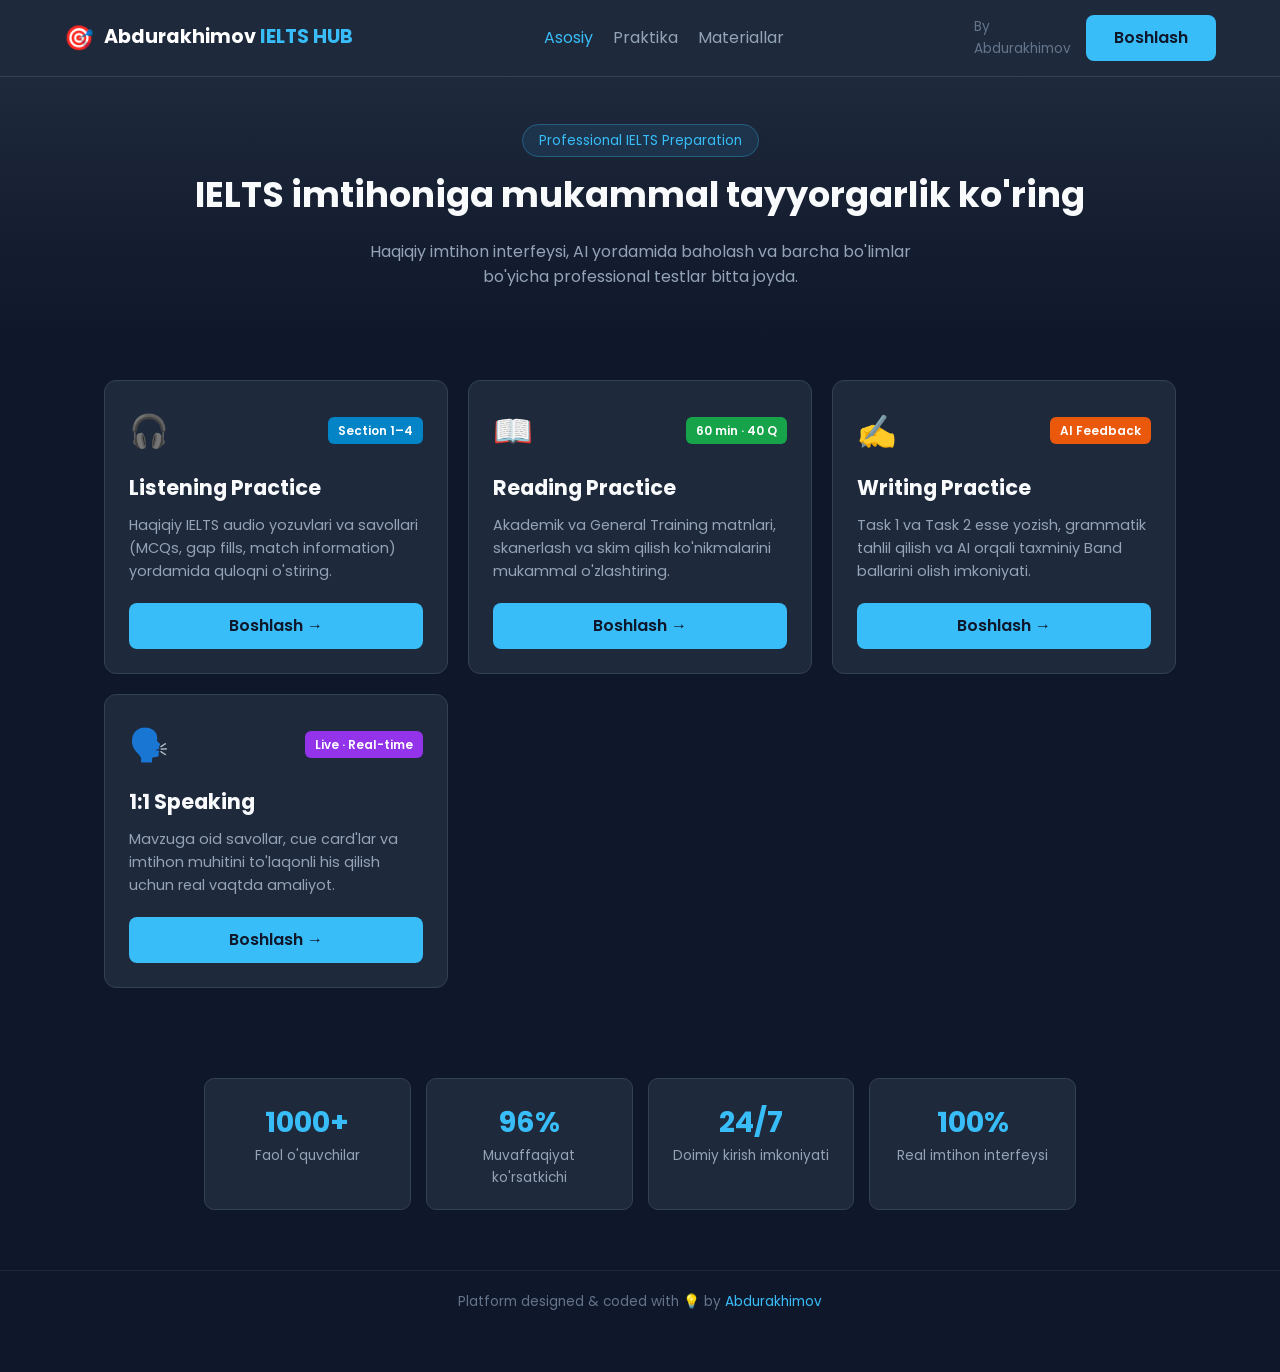
<file: index.html>
<!DOCTYPE html>
<html lang="uz">
<head>
    <meta charset="UTF-8">
    <meta name="viewport" content="width=device-width, initial-scale=1.0">
    <title>Abdurakhimov IELTS Hub | Professional Practice Platform</title>
    <!-- Google Fonts -->
    <link href="https://fonts.googleapis.com/css2?family=Poppins:wght@300;400;500;600;700&display=swap" rel="stylesheet">
    <link rel="stylesheet" href="style.css">
</head>
<body>

    <!-- Navigatsiya paneli -->
    <header class="navbar">
        <div class="logo-area">
            <span class="logo-icon">🎯</span>
            <h2>Abdurakhimov <span class="highlight">IELTS HUB</span></h2>
        </div>
        <nav class="nav-links">
            <a href="index.html" class="active">Asosiy</a>
            <a href="#practice">Praktika</a>
            <a href="#materials">Materiallar</a>
        </nav>
        <div class="nav-right">
            <span class="developer-tag">By Abdurakhimov</span>
            <a href="#practice" class="btn-primary">Boshlash</a>
        </div>
    </header>

    <!-- Asosiy Banner (Hero Section) -->
    <section class="hero-section">
        <div class="hero-content">
            <span class="badge">Professional IELTS Preparation</span>
            <h1>IELTS imtihoniga mukammal tayyorgarlik ko'ring</h1>
            <p>Haqiqiy imtihon interfeysi, AI yordamida baholash va barcha bo'limlar bo'yicha professional testlar bitta joyda.</p>
        </div>
    </section>

    <!-- Praktika Modullari (Dashboard) -->
    <main class="dashboard-container" id="practice">
        
        <!-- 1. Listening Practice -->
        <div class="module-card">
            <div class="card-header">
                <span class="icon audio-icon">🎧</span>
                <span class="badge-tag blue">Section 1–4</span>
            </div>
            <h3>Listening Practice</h3>
            <p>Haqiqiy IELTS audio yozuvlari va savollari (MCQs, gap fills, match information) yordamida quloqni o'stiring.</p>
            <a href="listening.html" class="btn-explore">Boshlash →</a>
        </div>

        <!-- 2. Reading Practice -->
        <div class="module-card featured">
            <div class="card-header">
                <span class="icon reading-icon">📖</span>
                <span class="badge-tag green">60 min · 40 Q</span>
            </div>
            <h3>Reading Practice</h3>
            <p>Akademik va General Training matnlari, skanerlash va skim qilish ko'nikmalarini mukammal o'zlashtiring.</p>
            <a href="reading.html" class="btn-explore">Boshlash →</a>
        </div>

        <!-- 3. Writing Practice -->
        <div class="module-card">
            <div class="card-header">
                <span class="icon writing-icon">✍️</span>
                <span class="badge-tag orange">AI Feedback</span>
            </div>
            <h3>Writing Practice</h3>
            <p>Task 1 va Task 2 esse yozish, grammatik tahlil qilish va AI orqali taxminiy Band ballarini olish imkoniyati.</p>
            <a href="#" class="btn-explore">Boshlash →</a>
        </div>

        <!-- 4. AI Speaking Practice -->
        <div class="module-card">
            <div class="card-header">
                <span class="icon speaking-icon">🗣️</span>
                <span class="badge-tag purple">Live · Real-time</span>
            </div>
            <h3>1:1 Speaking</h3>
            <p>Mavzuga oid savollar, cue card'lar va imtihon muhitini to'laqonli his qilish uchun real vaqtda amaliyot.</p>
            <a href="speaking.html" class="btn-explore">Boshlash →</a>
        </div>

    </main>

    <!-- Statistika Bo'limi -->
    <section class="stats-section">
        <div class="stat-box">
            <h2>1000+</h2>
            <p>Faol o'quvchilar</p>
        </div>
        <div class="stat-box">
            <h2>96%</h2>
            <p>Muvaffaqiyat ko'rsatkichi</p>
        </div>
        <div class="stat-box">
            <h2>24/7</h2>
            <p>Doimiy kirish imkoniyati</p>
        </div>
        <div class="stat-box">
            <h2>100%</h2>
            <p>Real imtihon interfeysi</p>
        </div>
    </section>

    <!-- Подвал (Footer) -->
    <footer class="footer">
        <p>Platform designed & coded with 💡 by <span>Abdurakhimov</span></p>
    </footer>

</body>
</html>
</file>
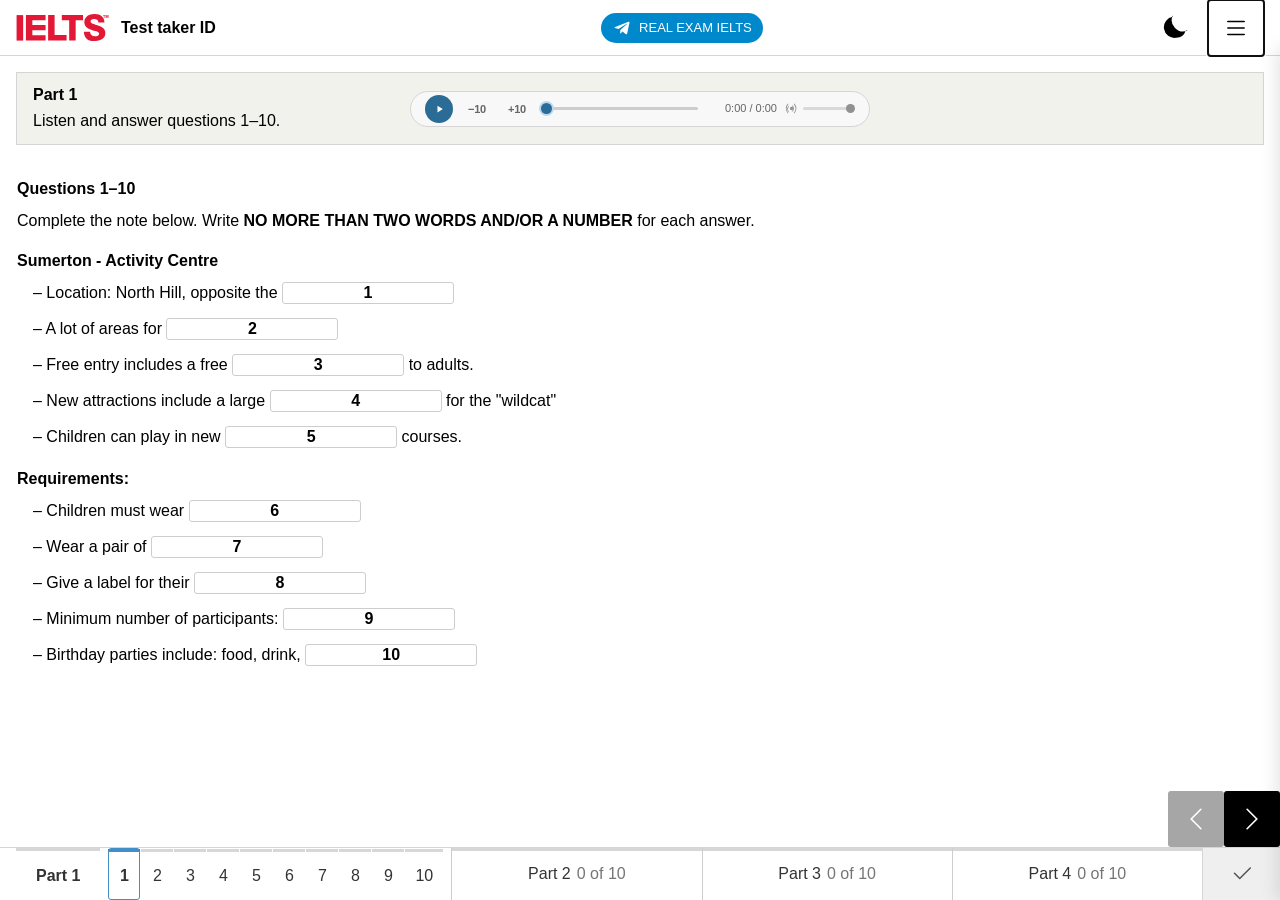
<file: CDI Listening (@realexamielts).html>
<!DOCTYPE html><html lang="en"><head><meta charset="UTF-8"><meta name="viewport" content="width=device-width, initial-scale=1.0"><meta name="copyright" content="IELTS is jointly owned by the British Council, IDP: IELTS Australia and Cambridge Assessment English."><title>IELTS Listening</title><style>._749a72{display:flex;gap:10px;align-items:center}._f83dfa{display:flex;align-items:center;gap:7px;padding:10px 18px;border-radius:22px;text-decoration:none;font-size:15px;font-weight:500;transition:all 0.3s ease;border:1px solid transparent;white-space:nowrap}._f83dfa:hover{transform:translateY(-2px);box-shadow:0 4px 12px rgba(0,0,0,0.2)}._f83dfa svg{flex-shrink:0}._370cfd{background:#0088cc;color:white}</style><style>:root{--bg:#ffffff;--surface:#ffffff;--surface-alt:#f8f8f8;--text:#000000;--text-muted:#333333;--text-secondary:#666666;--border:#cdcdcd;--border-light:#d5d5d5;--_237f69-bg:rgb(241,242,236);--_237f69-border:rgb(213,213,213);--accent:#2a6c96;--accent-hover:#245e82;--accent-soft:#bbd8f0;--qnum-border:rgb(65,143,198);--prev-bg:rgb(0,0,0);--next-bg:rgb(0,0,0);--check-bg:rgb(239,239,239);--check-color:rgb(83,83,83);--hover-bg:#e4e4e4;--ok:#3a8a17;--ok-soft:#e6f4ea;--bad:#88131a;--bad-soft:#fce8e6;--warn:#fe6532;--hl-yellow:#fef08a;--hl-green:#bbf7d0;--hl-blue:#bfdbfe;--hl-pink:#fecdd3;--topbar-h:56px;--navbar-h:53px;--font-scale:1;--line-scale:1}body._5c3589{--bg:#1a1a2e;--surface:#16213e;--surface-alt:#1f2b47;--text:#e4e6eb;--text-muted:#c8cad0;--text-secondary:#b0b3b8;--border:#3a3f4b;--border-light:#3a3f4b;--_237f69-bg:#1f2b47;--_237f69-border:#3a3f4b;--accent:#5ca0d3;--accent-hover:#7db8e3;--accent-soft:#1e3a5f;--qnum-border:#5ca0d3;--hover-bg:#2a3550;--check-bg:#1f2b47;--check-color:#b0b3b8;--ok:#81c995;--ok-soft:#1b3a26;--bad:#f28b82;--bad-soft:#3c1f1e;--warn:#fdd663;--hl-yellow:#6b5c10;--hl-green:#1e4d2e;--hl-blue:#1e3a5f;--hl-pink:#5c2030}body._99bdeb{--bg:#f4ece0;--surface:#faf6ef;--surface-alt:#f0e8da;--text:#3c3226;--text-muted:#5a4a3a;--text-secondary:#6b5e50;--border:#d5c9b8;--border-light:#d5c9b8;--_237f69-bg:#ede8de;--_237f69-border:#c8bfb0;--accent:#8b6914;--accent-soft:#f5eedc;--hover-bg:#e8dfd0}*,*::before,*::after{box-sizing:border-box;margin:0;padding:0}html,body{height:100%;font-family:Arial,sans-serif;font-size:calc(16px * var(--font-scale));line-height:calc(1.5 * var(--line-scale));background:var(--bg);color:var(--text);-webkit-font-smoothing:antialiased}.app{height:100vh;display:flex;flex-direction:column;overflow:hidden;background:var(--bg)}header.topbar{height:var(--topbar-h);display:flex;align-items:center;justify-content:space-between;padding:0 16px;background:#ffffff;border-bottom:1px solid var(--border-light);flex-shrink:0;z-index:40}body._5c3589 header.topbar{background:var(--surface)}body._99bdeb header.topbar{background:var(--surface)}body._5c3589 footer.navbar,body._99bdeb footer.navbar{background:var(--surface);border-color:var(--border)}body._5c3589 ._e5502a,body._99bdeb ._e5502a{color:var(--text)}body._5c3589 ._2ba3dc,body._99bdeb ._2ba3dc{color:var(--text)}body._5c3589 ._2ba3dc.active,body._99bdeb ._2ba3dc.active{background:var(--surface-alt)}._329546{display:flex;align-items:center;gap:12px}._f8c884{width:93px;height:27px;flex-shrink:0}._087178{font-size:16px;font-weight:600;color:rgb(0,0,0)}.topbar-center{flex:1;display:flex;justify-content:center;align-items:center}._96084a{font-size:13px;font-weight:600;color:rgba(0,0,0,0.38);letter-spacing:0.02em;user-select:none}._96084a a{color:inherit;text-decoration:none;cursor:pointer}._96084a a:hover{color:rgba(0,0,0,0.6);text-decoration:underline}body._5c3589 ._96084a{color:rgba(255,255,255,0.30)}body._5c3589 ._96084a a:hover{color:rgba(255,255,255,0.55)}._2607ed{display:flex;align-items:center;gap:4px}._8dc8fd{font-size:15px;font-weight:700;font-variant-numeric:tabular-nums;color:var(--text-muted);min-width:50px;text-align:right;margin-right:4px;letter-spacing:0.03em}._8dc8fd.warning{color:var(--warn)}._8dc8fd.danger{color:var(--bad);animation:timer-flash 1s ease-in-out infinite}@keyframes timer-flash{0%,100%{opacity:1}50%{opacity:0.35}}._d23adc{display:inline-flex;align-items:center;justify-content:center;width:56px;height:56px;border:none;background:transparent;color:var(--text);cursor:pointer;border-radius:0;transition:background 0.15s}._d23adc:hover{background:var(--hover-bg)}._d23adc svg{width:26px;height:26px;fill:currentColor}._237f69{margin:16px;padding:12px 16px;background:var(--_237f69-bg);border:0.8px solid var(--_237f69-border);flex-shrink:0}._26ca99{font-size:16px;font-weight:700;color:var(--text);margin:0 0 4px 0;line-height:1.3}._90aca4{font-size:16px;font-weight:400;color:var(--text);margin:0;line-height:1.4}main.layout{flex:1;display:flex;min-height:0;background:var(--surface)}._657a82{flex:1;overflow-y:auto;overflow-x:hidden;background:var(--surface);min-width:200px}._76a0d9{padding:24px 28px 40px}._5323e0{font-size:16px;font-weight:700;color:var(--text);margin:0 0 16px 0;line-height:1.4}._7b9ce9{margin:0 0 16px;color:var(--text-secondary);font-size:16px}._eb068f{font-size:calc(16px * var(--font-scale));line-height:calc(1.6 * var(--line-scale))}._eb068f p{margin:16px 0}._eb068f p:first-child{margin-top:0}._eb068f p:last-child{margin-bottom:0}._105b18{margin-top:20px}._a6b9df{width:100%;border-collapse:collapse;margin-bottom:16px;font-size:0.95em}._a6b9df th,._a6b9df td{border:1px solid var(--border);padding:8px 10px;vertical-align:top;text-align:left}._a6b9df th{background:var(--surface-alt);font-weight:700}._898747{width:16px;background:transparent;cursor:col-resize;display:flex;align-items:center;justify-content:center;flex-shrink:0;position:relative;user-select:none}._898747::before{content:'';position:absolute;left:50%;top:0;bottom:0;width:1px;background:var(--border-light);transform:translateX(-50%)}body._5c3589 ._898747::before{background:rgba(255,255,255,0.25)}body._5c3589 ._577fa0,body._99bdeb ._577fa0{background:var(--surface-alt);border-color:var(--border);color:var(--text-secondary)}._577fa0{position:absolute;left:50%;top:50%;transform:translate(-50%,-50%);width:35px;height:35px;background:rgb(249,249,249);border:1.6px solid rgb(83,83,83);border-radius:0;display:flex;align-items:center;justify-content:center;font-size:16px;color:rgb(83,83,83);cursor:col-resize;pointer-events:none}._898747:hover::before,._898747.dragging::before{background:var(--accent)}._898747:hover ._577fa0,._898747.dragging ._577fa0{border-color:var(--accent);color:var(--accent)}._4be848{flex:1;display:flex;flex-direction:column;overflow:hidden;background:var(--surface);min-width:200px}._35c9c7{flex:1;overflow-y:auto;overflow-x:hidden;padding:16px 16px 16px 17px;font-size:calc(16px * var(--font-scale));transition:opacity 0.16s ease}._35c9c7._cc185b{opacity:0}._35c9c7 ._5ab6d2 li label,._35c9c7 ._ce87e0,._35c9c7 ._c763e6,._35c9c7 ._15f2d2,._35c9c7 ._21988f,._35c9c7 ._c72c43,._35c9c7 ._00c840,._35c9c7 ._4a85ba,._35c9c7 ._daacfa,._35c9c7 ._af8e50,._35c9c7 ._14710e p,._35c9c7 ._909eb2 li,._35c9c7 ._5ba062,._35c9c7 ._84b7d5,._35c9c7 ._766563,._35c9c7 ._0bbb5f,._35c9c7 ._4b5eba,._35c9c7 ._bbdd0f,._35c9c7 ._e70352,._35c9c7 ._f12f3a{font-size:inherit}._49a7b4{display:flex;align-items:stretch;justify-content:flex-end;flex-shrink:0;height:56px;background:var(--surface)}._c45d22{margin-bottom:32px;border-radius:4px}._c45d22._96cc38{animation:_96cc38-anim 1s ease-out forwards}@keyframes _96cc38-anim{0%{box-shadow:0 0 0 2px var(--accent)}70%{box-shadow:0 0 0 2px var(--accent)}100%{box-shadow:none}}._8ec76e{animation:_8ec76e-anim 0.8s ease-out forwards;border-radius:3px}@keyframes _8ec76e-anim{0%{background:var(--accent-soft)}100%{background:transparent}}._bbdd0f{font-size:16px;font-weight:700;color:var(--text);margin-bottom:8px}._69e286,._21988f{font-size:16px;font-weight:400;color:var(--text);line-height:1.5;margin-bottom:16px}.question,._0cfca5{display:flex;align-items:flex-start;gap:8px;padding:16px 0 0}._97f33a{display:flex;align-items:flex-start;gap:8px;margin-bottom:8px}._2e932b{flex:1;min-width:0}._188f06{display:inline-flex;align-items:center;justify-content:center;flex-shrink:0;min-width:21px;width:auto;height:24px;border:1.6px solid var(--qnum-border);border-radius:3px;background:transparent;color:var(--text);font-size:16px;font-weight:700;line-height:1;padding:0 4px;text-align:center;white-space:nowrap}._188f06.plain{border-color:transparent;font-weight:400}._b7be52{font-size:16px;font-weight:400;line-height:1.5;color:var(--text)}._201835,._94ea16,.option{display:flex;align-items:flex-start;gap:8px;padding:0.8rem 0.5rem;cursor:pointer;border-radius:3px;transition:background-color 0.15s}._201835:hover,._94ea16:hover,.option:hover{background-color:var(--hover-bg)}._201835 label,._94ea16 label,.option label{cursor:pointer;font-size:16px;line-height:1.5;color:var(--text)}._201835 input:checked~label,._94ea16 input:checked~label,._201835.selected,._94ea16.selected{background-color:var(--accent-soft)}input[type="text"],._962ebb,._2ffd08,select{border:1px solid var(--border);border-radius:3px;padding:4px 8px;font-family:Arial,sans-serif;font-size:16px;color:var(--text);background:var(--surface);transition:border-color 0.15s}._962ebb,._2ffd08{min-width:120px;border-bottom-width:2px;border-top:none;border-left:none;border-right:none;border-radius:0;background:transparent;padding:2px 4px}input[type="text"]:focus,._962ebb:focus,._2ffd08:focus,select:focus{outline:none;border-color:var(--accent)}._ed5e51{font-weight:700;margin-bottom:12px}._d8fecb{display:flex;align-items:flex-start;gap:6px;margin-bottom:8px;line-height:1.6}._bd3ee9{flex-shrink:0;color:var(--text-secondary)}._7b6d85{display:flex;flex-direction:column;align-items:center;gap:4px;margin:12px 0}._0bbb5f{width:100%;max-width:500px;padding:10px 14px;border:1px solid var(--border);border-radius:3px;background:var(--surface-alt);text-align:center}._86d5b2{font-size:18px;color:var(--text-secondary);line-height:1}._7a8626{display:flex;gap:20px;align-items:flex-start;margin:8px 0}._f18370{flex:1;min-width:0;display:flex;flex-direction:column;align-items:center;gap:0;max-width:520px}._f18370 ._0bbb5f{text-align:left;max-width:100%;font-size:16px;line-height:1.55}._f18370 ._86d5b2{text-align:center;padding:3px 0;align-self:center}._9b4875{display:flex;flex-direction:column;gap:6px;padding-top:2px}._efd00e{display:flex;align-items:flex-start;gap:10px;padding:8px 0;border-bottom:1px solid var(--border)}._efd00e:last-child{border-bottom:none}._92fe24{font-weight:700;min-width:20px;color:var(--accent)}._35c9c7 ._0cfca5,._35c9c7 .question{display:flex !important;align-items:flex-start !important;gap:8px !important;padding:16px 0 0 !important;margin-bottom:0 !important;border:none !important;background:transparent !important;border-radius:0 !important}._35c9c7 ._188f06{display:inline-flex !important;align-items:center !important;justify-content:center !important;flex-shrink:0 !important;min-width:21px !important;width:auto !important;height:24px !important;border:1.6px solid var(--qnum-border) !important;border-radius:3px !important;background:transparent !important;color:var(--text) !important;font-size:16px !important;font-weight:700 !important;line-height:1 !important;padding:0 4px !important;text-align:center !important;white-space:nowrap !important}._35c9c7 ._0cfca5 ._b7be52,._35c9c7 .question ._b7be52,._35c9c7 ._2e932b{flex:1 !important;min-width:0 !important;font-size:16px !important;line-height:1.5 !important;color:var(--text) !important;background:transparent !important}._35c9c7 ._0cfca5 select,._35c9c7 select{border:1px solid var(--border) !important;border-radius:3px !important;background:var(--surface) !important;color:var(--text) !important;font-size:16px !important;padding:4px 8px !important;margin-left:8px !important;font-family:Arial,sans-serif !important}._35c9c7 ._6fea8b{font-size:16px;line-height:1.6;margin:8px 0 16px;color:var(--text)}._35c9c7 .instructions{font-size:16px;line-height:1.5;color:var(--text);margin-bottom:8px}._35c9c7 .options{margin-top:4px}._35c9c7 ._8bf00d,._35c9c7 ._3034f0{display:flex !important;align-items:flex-start !important;gap:8px !important;padding:16px 0 0 !important;border:none !important;background:transparent !important;border-radius:0 !important}._35c9c7 ._ed5e51{font-size:16px;font-weight:700;margin-bottom:8px;color:var(--text)}._35c9c7 ._58fefd,._35c9c7 ._b94f12{font-size:16px;line-height:1.6;color:var(--text)}._35c9c7 ._4b8acf{list-style:none;padding:0;margin:4px 0 24px}._343b5b{margin-top:24px;border:1px solid var(--border);border-radius:3px;background:var(--surface);padding:18px}._343b5b h3{margin:0 0 12px;font-size:1.1em}._15b2cc{display:flex;gap:24px;margin-bottom:16px;flex-wrap:wrap}._ad9882{font-size:0.95em}._ad9882 strong{display:block;font-size:1.4em;color:var(--accent)}._4797f9{display:flex;flex-wrap:wrap;gap:6px;margin-bottom:14px}._f4ef39{font-size:0.82em;padding:3px 9px;border-radius:12px;border:1px solid;white-space:nowrap}.bd-ok{border-color:#4caf50;color:#2e7d32;background:#f1f8f1}._e7f75a{border-color:#ff9800;color:#e65100;background:#fff8f0}._70fc75{border-color:#ef5350;color:#c62828;background:#fff5f5}._24042b{width:100%;border-collapse:collapse;font-size:0.9em}._24042b th,._24042b td{border:1px solid var(--border);padding:6px 10px;text-align:left}._24042b th{background:var(--surface-alt);font-weight:700}._24042b ._2ec51e{color:var(--ok);font-weight:700}._24042b ._c20adc{color:var(--bad);font-weight:700}._24042b ._590276{color:var(--text-secondary)}._24042b tr._033e0e{cursor:pointer}._24042b tr._033e0e:hover{background:var(--hover-bg)}._24042b tr._033e0e:hover td:first-child::after{content:' 🔍';font-size:11px;opacity:0.6}._827a33{font-size:0.78em;color:var(--text-secondary);margin:10px 0 0;padding:6px 10px;background:var(--hover-bg,rgba(0,0,0,0.04));border-radius:4px}._ce87e0._3ebc4e{border-color:var(--ok) !important;background:var(--ok-soft)}._ce87e0._ff303c{border-color:var(--bad) !important;background:var(--bad-soft)}._201835._3ebc4e,._94ea16._3ebc4e{background:var(--ok-soft);border-left:3px solid var(--ok)}._201835._ff303c,._94ea16._ff303c{background:var(--bad-soft);border-left:3px solid var(--bad)}._c763e6._3ebc4e{border-color:var(--ok) !important;background:var(--ok-soft) !important}._c763e6._ff303c{border-color:var(--bad) !important;background:var(--bad-soft) !important}select._3ebc4e{border-color:var(--ok) !important;background:var(--ok-soft)}select._ff303c{border-color:var(--bad) !important;background:var(--bad-soft)}._423baf{display:inline-flex;align-items:center;margin-left:6px;padding:0 8px;height:22px;border:1px solid var(--ok);border-radius:3px;background:var(--ok-soft);color:var(--ok);font-size:14px;font-weight:600;white-space:nowrap;vertical-align:middle}mark._63b045{background:rgba(65,142,200,0.18);border-radius:2px;color:inherit;padding:1px 0}body._5c3589 mark._63b045{background:rgba(92,160,211,0.30)}._eb068f p._48a2c1{background:rgba(65,142,200,0.04)}body._5c3589 ._eb068f p._48a2c1{background:rgba(92,160,211,0.08)}._96099c{font-size:10px;font-weight:700;color:var(--accent);background:var(--accent-soft);border-radius:3px;padding:0 4px;margin-left:4px;vertical-align:super;line-height:1;white-space:nowrap}footer.navbar{height:var(--navbar-h);background:#ffffff;border-top:1px solid var(--border-light);display:flex;align-items:stretch;flex-shrink:0;z-index:40;overflow:clip}._d96131{flex:1;display:flex;align-items:stretch;overflow:hidden;min-width:0;border-right:1px solid var(--border-light)}._f966d5{display:flex;align-items:center;gap:0;padding:0 0 0 16px;border-right:1px solid var(--border)}._e5502a{font-size:16px;font-weight:600;color:rgb(51,51,51);white-space:nowrap;padding:3px 20px 0;display:flex;align-items:center;position:relative;align-self:stretch}._e5502a::before{content:'';position:absolute;top:0;left:0;right:0;height:3px;background:rgb(215,215,215)}._42ebc3{display:flex;align-items:stretch;gap:1px;overflow-x:auto;overflow-y:hidden;padding:0 8px;height:100%;scrollbar-width:none}._d96131>._42ebc3{flex:1;justify-content:center}._42ebc3::-webkit-scrollbar{display:none}._2ba3dc{display:inline-flex;flex-direction:column;align-items:center;justify-content:center;position:relative;min-width:32px;height:auto;border:1.6px solid transparent;background:transparent;color:rgb(51,51,51);border-radius:3px;font-size:16px;font-weight:400;cursor:pointer;flex-shrink:0;padding:3px 9px 0;transition:border-color 0.1s}._a95183{position:absolute;top:0;left:-1px;right:-1px;height:3px;background:rgb(215,215,215);border-radius:0;pointer-events:none;flex-shrink:0}._2ba3dc.active{background:#ffffff;border-color:var(--qnum-border);font-weight:700}._2ba3dc.active ._a95183{background:rgb(65,142,200)}._2ba3dc.done{color:var(--accent)}._2ba3dc.done ._a95183{background:rgb(33,170,116)}._2ba3dc._755101{color:rgb(33,170,116)}._2ba3dc._755101 ._a95183{background:rgb(33,170,116)}._2ba3dc._44cf60{color:rgb(220,53,69)}._2ba3dc._44cf60 ._a95183{background:rgb(220,53,69)}._1fbb3e{flex:1;display:flex;flex-direction:row;align-items:center;justify-content:center;gap:6px;padding:0 20px;border:none;border-right:1px solid var(--border);background:#ffffff;color:rgb(51,51,51);font-size:16px;font-weight:400;cursor:pointer;white-space:nowrap;text-align:center;transition:background 0.12s;position:relative}._1fbb3e::before{content:'';position:absolute;top:0;left:0;right:0;height:3px;background:rgb(215,215,215)}._1fbb3e:hover{background:var(--hover-bg)}._1fbb3e:last-child{border-right:none}._0e8212{font-size:16px;font-weight:400;color:rgb(51,51,51)}._7fc139{font-size:16px;font-weight:400;color:rgb(117,117,117)}body._5c3589 ._1fbb3e,body._99bdeb ._1fbb3e{background:var(--surface);color:var(--text)}body._5c3589 ._0e8212,body._99bdeb ._0e8212{color:var(--text)}body._5c3589 ._7fc139,body._99bdeb ._7fc139{color:var(--text-secondary)}._b0bde7{display:flex;align-items:stretch;flex-shrink:0}._9b05a7,._0ddc97{width:56px;height:56px;border:none;border-radius:3px;display:flex;align-items:center;justify-content:center;cursor:pointer;transition:opacity 0.15s}._9b05a7{background:var(--prev-bg);color:#ffffff}._0ddc97{background:var(--next-bg);color:#ffffff}._01cf1a{width:77px;height:100%;border:none;border-radius:0;display:flex;align-items:center;justify-content:center;cursor:pointer;background:var(--check-bg);color:var(--check-color);transition:opacity 0.15s}._9b05a7:hover,._0ddc97:hover{opacity:0.85}._01cf1a:hover{opacity:0.85}._9b05a7:disabled,._0ddc97:disabled{opacity:0.35;cursor:not-allowed}._9b05a7 svg,._0ddc97 svg{width:26px;height:26px;fill:currentColor}._01cf1a svg{width:24px;height:24px;fill:currentColor}.btn{display:inline-flex;align-items:center;justify-content:center;gap:5px;border:1px solid var(--border);background:var(--surface);color:var(--text);border-radius:3px;padding:0.75em 1.5em;font-size:14px;font-weight:600;cursor:pointer;transition:background 0.12s;line-height:18px;font-family:Arial,sans-serif}.btn:hover{background:var(--hover-bg)}.btn.primary{background:var(--accent);color:#fff;border-color:var(--accent)}.btn.primary:hover{background:var(--accent-hover)}.btn.primary:disabled{opacity:0.5;cursor:not-allowed}._aaff34{position:fixed;top:var(--topbar-h);right:0;width:min(300px,100vw);background:var(--surface);border-left:1px solid var(--border);box-shadow:-4px 0 16px rgba(0,0,0,0.1);padding:16px;z-index:60;display:none;max-height:calc(100vh - var(--topbar-h));overflow-y:auto}._aaff34.open{display:block}._48ed9d{font-size:13px;font-weight:700;text-transform:uppercase;letter-spacing:0.04em;color:var(--text-secondary);margin-bottom:14px}._74dfe5{margin-bottom:14px}._74dfe5 label{display:block;margin-bottom:6px;font-size:12px;font-weight:600;color:var(--text-secondary)}._74dfe5 input[type="range"]{width:100%;accent-color:var(--accent)}._69948f{display:flex;gap:8px}._2726e0{width:36px;height:36px;border-radius:6px;border:2px solid var(--border);cursor:pointer;transition:border-color 0.15s}._2726e0:hover,._2726e0.active{border-color:var(--accent)}._2726e0._fa1352{background:#ffffff}._2726e0._a65bf6{background:#faf6ef}._2726e0._8c8234{background:#1a1a2e}.highlight{padding:0 1px;border-radius:2px;background:var(--hl-yellow)}._ac0aa1{position:fixed;z-index:90;display:none;background:var(--surface);border:1px solid var(--border);border-radius:8px;box-shadow:0 4px 16px rgba(0,0,0,0.15);padding:6px;gap:4px}._ac0aa1.visible{display:flex}._bf09c7{width:24px;height:24px;border-radius:50%;border:2px solid transparent;cursor:pointer;transition:transform 0.1s}._bf09c7:hover{transform:scale(1.15)}._bf09c7.yellow{background:#fef08a}._03c8c3{width:24px;height:24px;border-radius:50%;border:1px solid var(--border);background:var(--surface);cursor:pointer;font-size:12px;display:flex;align-items:center;justify-content:center;color:var(--bad)}._783498{position:fixed;inset:0;background:rgba(0,0,0,0.5);display:none;align-items:center;justify-content:center;z-index:100}._783498.visible{display:flex}._635c67{background:var(--surface);border-radius:3px;padding:28px 32px;max-width:440px;width:90%;box-shadow:0 6px 20px rgba(0,0,0,0.3);text-align:center}._635c67 h2{margin:0 0 12px;font-size:1.3em}._635c67 p{margin:0 0 20px;color:var(--text-secondary);font-size:0.95em;line-height:1.5}._cbd45d{display:flex;gap:10px;justify-content:center}._d22056{display:contents}._d22056[hidden]{display:none}@media (max-width:980px){main.layout{flex-direction:column}._657a82,._4be848{flex:none;height:50%}._898747{display:none}._76a0d9,._35c9c7{padding:16px 18px 28px}}@media (max-width:640px){._237f69{margin:8px}._1fbb3e{min-width:70px;padding:0 10px}._7fc139{display:none}._76a0d9,._35c9c7{padding:12px 14px 24px}}._188f06.active{border-color:var(--qnum-border);font-weight:700}._5ab6d2{list-style:none;margin:4px 0 0;padding:0}._5ab6d2.vertical{display:flex;flex-direction:column;gap:2px}._5ab6d2 li label{display:flex;align-items:flex-start;gap:8px;padding:0.5rem 0.5rem;cursor:pointer;border-radius:3px;font-size:16px;line-height:1.5;color:var(--text);transition:background-color 0.15s}._5ab6d2 li label:hover{background-color:var(--hover-bg)}._5ab6d2 li input:checked + span,._5ab6d2 li label:has(input:checked){background-color:var(--accent-soft)}._ce87e0{border:1.5px solid var(--accent);border-radius:3px;height:22px;width:172px;min-width:172px;max-width:100%;padding:0 8px;font-size:16px;font-family:Arial,sans-serif;color:var(--text);background:var(--surface);vertical-align:baseline;text-align:left;box-sizing:border-box;display:inline-block}._ce87e0:focus{outline:none;border-color:var(--accent);border-width:1.5px}._ce87e0::placeholder{font-weight:700;color:var(--text);opacity:1;text-align:center}._5c3589 ._ce87e0::placeholder{color:var(--text-muted)}._909eb2{list-style:disc;padding-left:24px;margin:8px 0 0}._909eb2 li{font-size:16px;line-height:2;color:var(--text)}._c72c43{font-size:16px;font-weight:700;margin:14px 0 6px;color:var(--text);line-height:1.4}._00c840{font-size:16px;font-weight:700;margin:14px 0 2px;color:var(--text);line-height:1.4}._4a85ba{font-size:16px;font-weight:700;margin:10px 0 2px;color:var(--text);line-height:1.4}._daacfa{font-size:16px;margin:6px 0 2px;color:var(--text);line-height:1.4}._af8e50{font-size:16px;margin:4px 0 4px 16px;color:var(--text);line-height:1.6}._5fa17b{font-size:14px;color:#b85c00;background:rgba(255,160,60,0.10);border:1px solid rgba(255,160,60,0.35);border-radius:6px;padding:8px 12px;margin:0 0 14px 0;line-height:1.5}body._5c3589 ._5fa17b{color:#ffb347;background:rgba(255,160,60,0.08);border-color:rgba(255,160,60,0.25)}._2c55b2{font-size:14px;color:var(--text-muted);font-style:italic;margin:0 0 12px 0}._0e8ff2{margin:0 0 16px 0;border:1px solid var(--border);border-radius:6px;overflow:hidden;display:inline-block;max-width:100%}._b08144{display:block;width:100%;height:auto}._25d830{margin:8px 0}._766563{font-size:16px;margin:6px 0;color:var(--text);line-height:1.7}._c1d4b0{font-size:16px;margin:6px 0 6px 4px;color:var(--text);line-height:1.6}._7183bf ._b72f7b{font-weight:700;white-space:nowrap;vertical-align:top;padding:8px 12px;width:1%}._7183bf td{vertical-align:top;padding:8px 12px}._b13dbf{margin:3px 0;line-height:1.5}._ac0cd3{list-style:none;padding:0;margin:10px 0}._ab3dbd{display:flex;align-items:baseline;gap:8px;margin-bottom:12px;flex-wrap:wrap}._4b5eba{font-size:16px;color:var(--text);flex:1;min-width:200px}._3fb50a{min-width:180px;flex-shrink:0}._14710e{margin-top:14px;padding-top:12px;border-top:1px solid #d8d8d8}._d74a70 td{padding:6px 10px}._c763e6{display:inline-flex;align-items:center;justify-content:center;min-width:90px;height:27px;padding:0 8px;border:0.8px dashed var(--border);border-radius:3px;background:var(--surface);color:var(--text-secondary);font-size:16px;font-family:Arial,sans-serif;cursor:pointer;vertical-align:middle;transition:background 0.12s,border-color 0.12s,border-width 0.12s,color 0.12s}._c763e6._42bf5c{border:1.6px dashed var(--accent);color:var(--accent)}._c763e6:hover,._c763e6._cfdbfa{background:var(--hover-bg)}._c763e6._9fe5ed{border-style:solid;border-color:var(--accent);color:var(--text);background:var(--accent-soft);font-weight:400}._41e32f{display:flex;flex-wrap:wrap;gap:6px;margin-top:16px;padding:10px 12px;background:var(--surface-alt);border-radius:4px;border:1px solid var(--border)}._5c3589 ._41e32f{background:var(--surface-alt)}._15f2d2{padding:4px 10px;border:0.8px solid var(--border);border-radius:4px;font-size:16px;font-family:Arial,sans-serif;color:var(--text);background:var(--surface);cursor:pointer;transition:background 0.12s,border-color 0.12s;text-align:left;line-height:1.4}._15f2d2:hover{background:var(--hover-bg)}._15f2d2._f8b720{background:var(--accent-soft);border-color:var(--accent)}._15f2d2._be152b{display:none}._15f2d2._c1bdb2{opacity:0.35;cursor:grabbing}._15f2d2[draggable="true"]{cursor:grab}._c763e6._6d86da{background:var(--accent-soft);border-style:solid;border-color:var(--accent)}._2ab4cb{margin-bottom:20px}._dfe432{font-size:15px;font-weight:400;color:var(--text);margin-bottom:8px}._2f221e{flex-direction:column;align-items:flex-start;background:transparent;border:none;padding:0;margin-top:8px;gap:4px}._5c3589 ._2f221e{background:transparent}._3ec177{width:auto;text-align:left;padding:6px 12px;font-size:15px;font-weight:700;border:1px solid rgb(83,83,83);border-radius:3px;background:var(--surface)}._3ec177:hover{border-color:var(--accent);background:var(--hover-bg)}._3ec177._f8b720{border-color:var(--accent);background:var(--accent-soft);box-shadow:0 0 0 2px var(--accent-soft)}._e06673{display:flex;align-items:flex-start;gap:10px;margin-bottom:16px}._dbec90{flex:1;display:flex;flex-direction:column;gap:6px}._f12f3a{font-size:15px;color:var(--text);line-height:1.4}._9c2913{display:block;width:100%;height:34px;text-align:center;font-size:14px;padding:0 10px}._1a86f3{display:flex;flex-direction:column;gap:16px;margin-top:8px}._5ba062{display:flex;flex-direction:column;gap:6px;font-size:16px;color:var(--text)}._e58a45{display:flex;align-items:flex-start;gap:10px}._84b7d5{flex:1;line-height:1.5}._5ba062 ._c763e6{min-width:300px;max-width:100%}._14710e p{line-height:2.2;margin-bottom:8px;font-size:16px;color:var(--text)}._c2f547{width:100%;border-collapse:collapse;margin-top:8px;font-size:15px}._c2f547 th,._c2f547 td{border:1px solid var(--border);padding:6px 10px;text-align:center;vertical-align:middle}._c2f547 th:first-child,._c2f547 td:first-child{text-align:left;min-width:200px}._14d03c{width:36px;padding:0 !important}._4c6457{display:flex;align-items:center;justify-content:center;width:100%;height:100%;min-height:36px;cursor:pointer}._e4e42f{margin-top:10px;font-size:14px;border-collapse:collapse}._e4e42f td{padding:3px 8px;color:var(--text)}._e4e42f td:first-child{font-weight:700;min-width:28px}._dee88d{border-collapse:collapse;width:100%}._dee88d td{padding:5px 8px;vertical-align:middle}._dee88d tr{border-bottom:1px solid var(--border)}._dee88d tr:last-child{border-bottom:none}._c496c9{color:var(--text);font-size:15px;width:100%}._489dd4{white-space:nowrap}._64c83d{width:48px !important;min-width:48px !important;max-width:48px !important;text-align:center;text-transform:uppercase}._2f221e{background:var(--surface-alt);border:1px solid var(--border);border-radius:4px;padding:10px 14px;margin-bottom:16px}._5c3589 ._2f221e{background:#2a2a2a}._af3d6f{padding:4px 0;font-size:15px;color:var(--text);line-height:1.5}._64de3f{display:flex;flex-direction:column;gap:14px}._e06673{display:flex;align-items:center;gap:12px;font-size:16px;color:var(--text)}._f12f3a{flex:1;line-height:1.5}._21988f{font-size:16px;font-weight:400;color:var(--text);line-height:1.5;margin-bottom:16px}._95c7fa{display:flex;align-items:center;justify-content:center;width:100%;min-height:56px;padding:10px 16px;font-size:15px;font-weight:400;color:var(--text-secondary);box-sizing:border-box;margin:14px 0 6px;border:2px dashed #999;border-radius:4px;background:#fff;text-align:center}._5c3589 ._95c7fa{background:#1e1e1e;border-color:#555}._95c7fa._9fe5ed{border:2px solid #2E86DE;justify-content:flex-start;text-align:left;font-weight:700;font-size:15px;color:var(--text)}._95c7fa:hover,._95c7fa._cfdbfa{border-color:#2E86DE;border-style:dashed;background:rgba(46,134,222,0.05)}._95c7fa._9fe5ed:hover,._95c7fa._9fe5ed._cfdbfa{border-style:solid}._eb068f p.labeled{display:flex;align-items:baseline;gap:0}._e70352{font-weight:700;min-width:1.8em;flex-shrink:0;font-style:normal}._73d9f6{flex:1}._834cd8{font-size:13px;color:var(--text-muted);font-style:italic;margin:6px 0 2px}._834cd8 em{font-weight:600;color:var(--text-secondary);font-style:normal}._a14348{font-size:1rem;font-weight:700;margin:20px 0 6px;padding-bottom:4px;border-bottom:1px solid var(--border);color:var(--text);letter-spacing:0.02em}._e3682c{font-style:italic;font-size:16px;color:var(--text);margin-bottom:10px;line-height:1.6}._b9b2d7{font-size:13px;color:var(--text-secondary);margin:6px 0 0;padding-top:8px;border-top:1px solid var(--border);line-height:1.5}._dc0ba3{font-size:11px;color:var(--accent);font-weight:600;vertical-align:super}@media (max-width:768px){html,body{overflow-x:hidden;max-width:100vw}.app{height:100vh;height:100svh;overflow:hidden;max-width:100vw}header.topbar{height:48px;padding:0 8px;overflow:hidden}footer.navbar{height:calc(var(--navbar-h) + env(safe-area-inset-bottom));padding-bottom:env(safe-area-inset-bottom);overflow:clip}._d96131{overflow-x:auto;overflow-y:hidden;-webkit-overflow-scrolling:touch;scrollbar-width:none}._d96131::-webkit-scrollbar{display:none}main.layout{flex:1;flex-direction:column;min-height:0;overflow:hidden}._657a82{width:100% !important;min-width:0;max-width:100%;flex:none;height:45vh;min-height:120px;border-right:none;border-bottom:1px solid var(--border);overflow-y:auto}._4be848{width:100% !important;min-width:0;max-width:100%;flex:1;height:auto;min-height:0}._ebed04{display:none !important}._087178{display:none}._f8c884{height:20px}._96084a{font-size:10px;letter-spacing:0}._237f69{padding:8px 12px}._237f69 h2{font-size:15px}._237f69 p{font-size:13px}._76a0d9{padding:10px 12px 20px}._35c9c7{padding:10px 12px 20px}.navbar{padding:6px 8px}._57f892{font-size:13px;padding:6px 10px}._01cf1a{width:36px;height:36px}.q-nav button{width:32px;height:32px;font-size:12px}._5ab6d2 li label{padding:0.65rem 0.5rem}._ce87e0{width:130px;min-width:80px;max-width:100%}._c763e6{min-width:120px}._5ba062 ._c763e6{max-width:100%}._c45d22,._128fb2,._70f08a{max-width:100%;overflow-x:hidden}._4008f1,._9bce91,._7a8626{max-width:100%}._f1e4fd,._b2abab{min-width:0;max-width:100%}._41e32f{flex-wrap:wrap}._aaff34{width:100%;left:0;right:0;bottom:0;border-radius:12px 12px 0 0}._ac0aa1{bottom:calc(var(--navbar-h,56px) + 10px);top:auto !important;left:50% !important;transform:translateX(-50%);padding:10px 18px;border-radius:28px;gap:14px;box-shadow:0 4px 24px rgba(0,0,0,0.22)}._bf09c7{width:40px;height:40px}._03c8c3{width:40px;height:40px;font-size:18px}._7a8626{flex-direction:column}._9b4875{margin-top:12px;flex-direction:row;flex-wrap:wrap}}@media (max-width:480px){._657a82{height:40vh}._8dc8fd{font-size:14px}._1fbb3e{min-width:56px;padding:0 7px;font-size:12px}._0e8212{font-size:12px}._e5502a{font-size:13px;padding:3px 12px 0}._2ba3dc{min-width:28px;font-size:14px;padding:3px 6px 0}._96084a{display:none}}.layout{display:block}._657a82,._898747{display:none !important}._4be848{width:100% !important;border-left:none !important}._749a72{margin-left:0}._f83dfa{padding:5px 12px;font-size:13px;border-radius:16px}.app{overflow:visible !important;height:auto !important;min-height:100vh}header.topbar{position:sticky;top:0;z-index:60}._237f69{position:sticky;top:var(--topbar-h,56px);z-index:50;display:flex;align-items:center;gap:16px}._66cec0{flex:1;min-width:0}._8f92ce{position:absolute;left:50%;transform:translateX(-50%);pointer-events:auto}._ddfe81{width:460px;max-width:calc(100vw - 320px)}@media (max-width:768px){._237f69{flex-direction:column;align-items:stretch;gap:8px;top:48px}._8f92ce{position:static;transform:none}._ddfe81{width:100%;max-width:none}}footer.navbar{position:fixed;bottom:0;left:0;right:0;z-index:40}._49a7b4{position:fixed !important;bottom:calc(var(--navbar-h,53px) + env(safe-area-inset-bottom)) !important;right:0 !important;z-index:39;height:56px;background:transparent !important;pointer-events:none}._49a7b4 button{pointer-events:all}._35c9c7{padding-bottom:calc(var(--navbar-h,53px) + 56px + 16px + env(safe-area-inset-bottom))}._35c9c7 *{line-height:calc(1.5 * var(--line-scale,1))}._909eb2 li,._af8e50,._daacfa{line-height:calc(2 * var(--line-scale,1))}@media (max-width:768px){._4be848{height:auto;overflow-y:visible}}@media (max-width:480px){._afbcab{display:none}._b995d0{min-width:56px}}._4008f1{display:flex;gap:32px;align-items:flex-start;margin-top:14px;flex-wrap:wrap}._f1e4fd{flex:0 0 auto;min-width:220px}._b2abab{flex:0 0 auto;min-width:180px}._b2abab ._41e32f{flex-direction:column;flex-wrap:nowrap;max-width:320px}._0db982{text-align:center;font-size:15px;font-weight:700;margin:0 0 12px;padding:0}._02396c{font-size:13px;font-weight:700;margin:0 0 12px;text-transform:uppercase;letter-spacing:0.04em;color:var(--text)}._6f59e1{font-size:13px;color:var(--text-secondary);margin:-4px 0 10px}._6363e8{display:flex;align-items:center;gap:12px;margin-bottom:10px;min-height:36px}._7f74fa{font-size:16px;min-width:90px;color:var(--text)}._6363e8 ._c763e6{min-width:110px;height:30px;padding:0 10px;font-size:15px}._9bce91{display:flex;flex-direction:row;align-items:flex-start;gap:18px;margin-top:14px}._c74617{flex:1 1 auto;min-width:0;max-width:520px}._0014c8{flex:1 1 260px;min-width:200px;max-width:340px;display:flex;flex-direction:column;gap:10px;overflow-x:auto}@media (max-width:600px){._9bce91{flex-direction:column}._0014c8{width:100%}}._6ad367{display:flex;align-items:center;justify-content:center;gap:10px;border:1.5px dashed var(--border);background:var(--surface-alt);border-radius:6px;height:90px;margin-bottom:14px;color:var(--text-secondary);font-size:13px}._6ad367 svg{opacity:0.45;flex-shrink:0}._b05bf8{margin-bottom:12px}._ebeecf{display:flex;align-items:center;gap:12px;padding:5px 0;border-bottom:1px solid var(--border-light)}._ebeecf ._c763e6{min-width:130px;height:34px;padding:0 14px;font-size:15px;flex-shrink:0}._ebeecf ._74b602{min-width:52px;max-width:80px;padding:0 8px;font-size:15px;font-weight:600}._def0ef{font-size:15px;flex:1;color:var(--text)}._4073dc{flex-wrap:wrap;gap:6px}._5b5550{display:flex;flex-direction:column;gap:6px;padding:4px 0}._c5a73f{text-align:left;padding:6px 12px;font-size:15px;white-space:nowrap;overflow:hidden;text-overflow:ellipsis;max-width:100%}._58c5f1{font-size:13px;font-weight:700;background:var(--accent-soft);border-color:var(--accent);border-style:dashed;min-width:28px;min-height:22px}._58c5f1._9fe5ed{background:var(--accent-soft);border-style:solid;font-size:11px;font-weight:500;color:var(--text)}._5ecbcb{position:relative;display:block;width:100%;max-height:460px;border:1px solid var(--border);border-radius:6px;overflow:hidden;user-select:none}._1f9454{display:block;width:100%;max-height:460px;height:auto;object-fit:contain}._794159{position:absolute;border:2px dashed var(--accent);background:rgba(65,142,200,0.12);border-radius:4px;display:flex;align-items:center;justify-content:center;cursor:pointer;transition:background 0.15s,border-color 0.15s;font-size:12px;font-weight:700;color:var(--accent);min-width:32px;min-height:18px;padding:2px 4px;box-sizing:border-box}._124b14{border-radius:50%}._794159._6d86da,._794159._42bf5c{background:rgba(65,142,200,0.28);border-style:solid;border-color:var(--accent)}._794159._9fe5ed{background:rgba(65,142,200,0.06);border-style:solid;font-size:12px;font-weight:600;color:var(--text)}._794159._3ebc4e{border-color:var(--ok) !important;background:rgba(58,170,94,0.1) !important}._794159._ff303c{border-color:var(--bad) !important;background:rgba(229,57,53,0.1) !important}._5c3589 ._794159{color:var(--accent);border-color:var(--accent);background:rgba(92,160,211,0.12)}._5c3589 ._794159._6d86da,._5c3589 ._794159._42bf5c{background:rgba(92,160,211,0.28)}._5c3589 ._794159._9fe5ed{background:rgba(92,160,211,0.06)}._ddfe81{height:36px;display:flex;align-items:center;gap:8px;background:var(--surface-alt);border-radius:20px;padding:0 14px;border:1px solid var(--border-light)}._5c3589 ._ddfe81{background:var(--surface-alt);border-color:var(--border)}._5c3589 ._ab77ba{background:var(--surface-alt)}._5c3589 ._7a2fb2{background:var(--surface-alt)}._5c3589 ._b995d0{color:var(--text-secondary)}._5c3589 ._a00dac{color:var(--text-secondary)}._b53858{flex-shrink:0;width:28px;height:28px;border:none;border-radius:50%;background:var(--accent);color:#fff;cursor:pointer;display:flex;align-items:center;justify-content:center;transition:background 0.15s,transform 0.1s}._b53858:hover{background:var(--accent-hover);transform:scale(1.05)}._b53858:active{transform:scale(0.95)}._b53858 svg{width:12px;height:12px}._a00dac{flex-shrink:0;height:28px;padding:0 7px;border:none;border-radius:4px;background:transparent;color:var(--text-secondary);font-size:11px;font-weight:700;cursor:pointer;letter-spacing:-0.02em;transition:background 0.12s,color 0.12s}._a00dac:hover{background:var(--hover-bg);color:var(--accent)}._fd492f{flex:1;min-width:80px;display:flex;align-items:center;gap:7px}._ab77ba{flex:1;-webkit-appearance:none;appearance:none;height:3px;border-radius:2px;background:var(--border);cursor:pointer;outline:none}._ab77ba::-webkit-slider-thumb{-webkit-appearance:none;width:11px;height:11px;border-radius:50%;background:var(--accent);cursor:pointer;box-shadow:0 0 0 2px var(--accent-soft)}._b995d0{font-size:11px;font-variant-numeric:tabular-nums;color:var(--text-secondary);white-space:nowrap;min-width:72px;text-align:right}._afbcab{display:flex;align-items:center;gap:5px;flex-shrink:0;opacity:0.7;transition:opacity 0.15s}._afbcab:hover{opacity:1}._afbcab svg{width:13px;height:13px;color:var(--text-secondary);fill:currentColor;flex-shrink:0}._7a2fb2{width:52px;-webkit-appearance:none;appearance:none;height:3px;border-radius:2px;background:var(--border);cursor:pointer;outline:none}._7a2fb2::-webkit-slider-thumb{-webkit-appearance:none;width:9px;height:9px;border-radius:50%;background:var(--text-secondary);cursor:pointer}#l-transcript-panel{position:fixed;top:48px;right:0;width:340px;max-width:90vw;height:calc(100vh - 48px);background:var(--bg);border-left:1px solid var(--border);z-index:200;display:flex;flex-direction:column;transform:translateX(100%);transition:transform 0.25s ease;box-shadow:-4px 0 16px rgba(0,0,0,0.1)}#l-transcript-panel.open{transform:translateX(0)}._0d8be7{padding:10px 14px;font-weight:700;font-size:14px;border-bottom:1px solid var(--border);display:flex;align-items:center;justify-content:space-between;flex-shrink:0}._046a0a{background:none;border:none;cursor:pointer;color:var(--text-secondary);font-size:20px;line-height:1;padding:2px 4px}._f110ee{overflow-y:auto;flex:1;padding:8px 12px}._776684{font-size:13px;line-height:1.55;padding:4px 6px;margin:2px 0;border-radius:3px;cursor:pointer;transition:background 0.12s;position:relative}._776684:hover{background:rgba(65,142,200,0.08)}._aafa81{background:rgba(65,142,200,0.18);border-left:3px solid var(--accent);padding-left:9px}._aafa81::after{content:attr(data-q-nums);position:absolute;top:-18px;left:6px;background:var(--accent);color:white;font-size:10px;font-weight:700;padding:2px 5px;border-radius:2px;white-space:nowrap;pointer-events:none;opacity:0;transition:opacity 0.2s}._aafa81:hover::after{opacity:1}._30301e{background:var(--ok-soft) !important;border-left-color:var(--ok) !important}._30301e::after{background:var(--ok) !important}._15d791{background:var(--bad-soft) !important;border-left-color:var(--bad) !important}._15d791::after{background:var(--bad) !important}._d65f58{font-size:10px;color:var(--text-secondary);margin-right:5px;font-family:monospace}._5c3589 #l-transcript-panel{background:var(--surface);border-color:var(--border)}._5c3589 ._0d8be7{border-color:var(--border)}@media (max-width:600px){#l-transcript-panel{width:100vw}}._e4bfeb{padding:4px 11px;font-size:12px;font-weight:600;border:1.5px solid var(--accent);border-radius:20px;background:transparent;color:var(--accent);cursor:pointer;transition:all 0.12s;white-space:nowrap;margin-right:4px}._e4bfeb:hover{background:var(--accent);color:#fff}._e4bfeb.active{background:var(--accent);color:#fff}</style><style>
        .watermark-buttons {
            display: flex;
            gap: 10px;
            align-items: center;
        }

        .watermark-btn {
            display: flex;
            align-items: center;
            gap: 7px;
            padding: 10px 18px;
            border-radius: 22px;
            text-decoration: none;
            font-size: 15px;
            font-weight: 500;
            transition: all 0.3s ease;
            border: 1px solid transparent;
            white-space: nowrap;
        }

        .watermark-btn:hover {
            transform: translateY(-2px);
            box-shadow: 0 4px 12px rgba(0,0,0,0.2);
        }

        .watermark-btn svg {
            flex-shrink: 0;
        }
        
        .telegram-btn {
            background: #0088cc;
            color: white;
        }
        
.topbar-center > .watermark-buttons { margin-left: 0; }
.topbar-center .watermark-btn { padding: 4px 10px; font-size: 13px; }
</style></head><body><div class="app"><header class="topbar"><div class="_329546"><svg class="_f8c884" viewBox="0 0 777.8 228.6" xmlns="http://www.w3.org/2000/svg" aria-label="IELTS"><g transform="translate(107.14286,-229.37293)"><path fill="#E31837" d="M555.6,458c-38.2,0.3-51.2-5.2-67.7-18c-16.5-12.8-24.2-33.3-25.6-59.4h52.2c2.3,26.8,17.2,37.3,42.2,37.1c19.4-0.1,36.8-4.7,34.8-24.2c-1.4-20.3-32.2-17-72.2-33.9c-28-8.3-54.9-30.6-52.6-65.4c3.5-47.2,46-64.7,85.8-64.9c47.6,0,83.9,23.3,84.5,72l-51.4-0.7c-0.2-28.7-32-28.8-36-28.9c-20.7-0.7-30.9,10.5-30.4,19.5c0.2,17,21.1,21.6,41.6,28.2c38.4,12.2,83.5,19.5,83.8,70.9c-0.4,20.5-6.1,35.7-23.2,49.4C608.2,450.1,585.7,457.8,555.6,458z"/><path fill="#E31837" d="M-107.1,238.7h55.7v215.9h-55.7V238.7z"/><path fill="#E31837" d="M-27.9,238.7h166.4v43.9H26.3v40.5h112.3v42.9H26.3v44.3h112.3v44.4H-27.9z"/><path fill="#E31837" d="M160,238.7h55v169.5h101.4v46.4H160z"/><path fill="#E31837" d="M276,238.7h179.3v43.9h-62.1v172h-54.8v-172H276z"/><path fill="#E31837" d="M631.7,263.8v-21.4h-7.3V238h19.4v4.4h-7.2v21.4H631.7z"/><path fill="#E31837" d="M647,263.8V238h7.4l4.4,17.6l4.4-17.6h7.4v25.8h-4.6v-20.3l-4.9,20.3h-4.8l-4.8-20.3v20.3H647z"/></g></svg><span class="_087178">Test taker ID</span></div><div class="topbar-center" data-topbar-center><div class="watermark-buttons" data-wm><a href="https://t.me/realexamielts" class="watermark-btn telegram-btn" target="_blank" rel="noopener"><svg viewBox="0 0 24 24" width="20" height="20" fill="white" xmlns="http://www.w3.org/2000/svg"><path d="M9.78 18.65l.28-4.23 7.68-6.92c.34-.31-.07-.46-.52-.19L7.74 13.3 3.64 12c-.88-.25-.89-.86.2-1.3l15.97-6.16c.73-.33 1.43.18 1.15 1.3l-2.72 12.81c-.19.91-.74 1.13-1.5.71L12.6 16.3l-1.99 1.93c-.23.23-.42.42-.83.42z"/></svg><span>REAL EXAM IELTS</span></a></div></div><div class="_2607ed"><button id="transcript-toggle-btn" class="_e4bfeb" type="button" aria-label="View transcript" style="display:none">Transcript</button><button id="_5c3589-toggle" class="_d23adc" type="button" title="Night mode" aria-label="Toggle night mode"><svg viewBox="0 0 16 16" fill="currentColor"><path d="M6 .278a.768.768 0 0 1 .08.858A6.002 6.002 0 0 0 8 14a6.003 6.003 0 0 0 5.864-4.122.768.768 0 0 1 1.2-.278 7.001 7.001 0 0 1-9.064-9.322z"/></svg></button><button id="settings-toggle" class="_d23adc" type="button" title="Options" aria-label="Open options"><svg viewBox="0 0 16 16" fill="currentColor"><path fill-rule="evenodd" d="M2.5 12a.5.5 0 0 1 .5-.5h10a.5.5 0 0 1 0 1H3a.5.5 0 0 1-.5-.5zm0-4a.5.5 0 0 1 .5-.5h10a.5.5 0 0 1 0 1H3a.5.5 0 0 1-.5-.5zm0-4a.5.5 0 0 1 .5-.5h10a.5.5 0 0 1 0 1H3a.5.5 0 0 1-.5-.5z"/></svg></button></div></header><div class="_237f69" id="_237f69"><div class="_66cec0"><h2 class="_26ca99" id="_26ca99">Part 1</h2><p class="_90aca4" id="_90aca4">Listen and answer questions 1–10.</p></div><div class="_8f92ce" id="l-audio-bar-wrapper"><audio id="l-audio" src="https://pereletun.xyz/audio/audio_1138204850_1773982018434.mp3" preload="auto"></audio><div class="_ddfe81" id="l-audio-bar"><button id="l-play-pause" class="_b53858" type="button" title="Play / Pause" aria-label="Play"><svg viewBox="0 0 16 16" fill="currentColor"><path id="l-play-icon" d="M6 3.5v9l7-4.5z"/></svg></button><button id="l-skip-back" class="_a00dac" type="button" title="Back 10s" aria-label="Back 10 seconds">−10</button><button id="l-skip-fwd"  class="_a00dac" type="button" title="Forward 10s" aria-label="Forward 10 seconds">+10</button><div class="_fd492f"><input type="range" id="l-seek" class="_ab77ba" min="0" max="100" step="0.1" value="0" aria-label="Seek"><span id="l-time" class="_b995d0">0:00 / 0:00</span></div><div class="_afbcab"><svg viewBox="0 0 16 16"><path d="M11.536 14.01A8.473 8.473 0 0 0 14.026 8a8.473 8.473 0 0 0-2.49-6.01l-.708.707A7.476 7.476 0 0 1 13.025 8c0 2.071-.84 3.946-2.197 5.303l.708.707zm-2.122-2.122A5.48 5.48 0 0 0 11.025 8a5.48 5.48 0 0 0-1.61-3.89l-.707.707A4.486 4.486 0 0 1 10.025 8a4.486 4.486 0 0 1-1.317 3.182l.706.707zm-4.5 0a4.486 4.486 0 0 1-1.317-3.184 4.486 4.486 0 0 1 1.317-3.182l-.707-.707A5.48 5.48 0 0 0 2.597 8a5.48 5.48 0 0 0 1.61 3.89l.707-.707zM3.536 14.01A8.473 8.473 0 0 1 1.046 8a8.473 8.473 0 0 1 2.49-6.01l.708.707A7.476 7.476 0 0 0 2.047 8c0 2.071.84 3.946 2.197 5.303l-.708.707zM6.025 8a2 2 0 1 1 4 0 2 2 0 0 1-4 0z"/></svg><input type="range" id="l-volume" class="_7a2fb2" min="0" max="1" step="0.05" value="1" aria-label="Volume"></div></div></div></div><main class="layout"><section class="_657a82" id="_657a82" style="display:none"><div class="_76a0d9" id="_76a0d9"></div></section><div class="_898747" id="_898747" style="display:none"></div><section class="_4be848" id="questions-container"><div class="_35c9c7" id="_35c9c7"><div class="_c45d22" data-from="1" data-to="10"><p class="_bbdd0f">Questions 1–10</p><p class="_21988f">Complete the note below. Write <strong>NO MORE THAN TWO WORDS AND/OR A NUMBER</strong> for each answer.</p><p class="_00c840">Sumerton - Activity Centre</p><p class="_af8e50">– Location: North Hill, opposite the <input type="text" id="q1" class="_ce87e0" data-q="1" placeholder="1"></p><p class="_af8e50">– A lot of areas for <input type="text" id="q2" class="_ce87e0" data-q="2" placeholder="2"></p><p class="_af8e50">– Free entry includes a free <input type="text" id="q3" class="_ce87e0" data-q="3" placeholder="3"> to adults.</p><p class="_af8e50">– New attractions include a large <input type="text" id="q4" class="_ce87e0" data-q="4" placeholder="4"> for the &quot;wildcat&quot;</p><p class="_af8e50">– Children can play in new <input type="text" id="q5" class="_ce87e0" data-q="5" placeholder="5"> courses.</p><p class="_00c840">Requirements:</p><p class="_af8e50">– Children must wear <input type="text" id="q6" class="_ce87e0" data-q="6" placeholder="6"></p><p class="_af8e50">– Wear a pair of <input type="text" id="q7" class="_ce87e0" data-q="7" placeholder="7"></p><p class="_af8e50">– Give a label for their <input type="text" id="q8" class="_ce87e0" data-q="8" placeholder="8"></p><p class="_af8e50">– Minimum number of participants: <input type="text" id="q9" class="_ce87e0" data-q="9" placeholder="9"></p><p class="_af8e50">– Birthday parties include: food, drink, <input type="text" id="q10" class="_ce87e0" data-q="10" placeholder="10"></p></div><div id="_343b5b" style="display:none"></div></div><div class="_49a7b4"><button id="float-prev" class="_9b05a7" type="button" aria-label="Previous question"><svg viewBox="0 0 16 16" fill="currentColor"><path d="M11.354 1.646a.5.5 0 0 1 0 .708L5.707 8l5.647 5.646a.5.5 0 0 1-.708.708l-6-6a.5.5 0 0 1 0-.708l6-6a.5.5 0 0 1 .708 0z"/></svg></button><button id="float-next" class="_0ddc97" type="button" aria-label="Next question"><svg viewBox="0 0 16 16" fill="currentColor"><path d="M4.646 1.646a.5.5 0 0 1 .708 0l6 6a.5.5 0 0 1 0 .708l-6 6a.5.5 0 0 1-.708-.708L10.293 8 4.646 2.354a.5.5 0 0 1 0-.708z"/></svg></button></div></section></main><footer class="navbar" id="navbar"><div class="_d96131" id="_d96131"><div class="_f966d5"><span class="_e5502a">Part 1</span><div id="_42ebc3" class="_42ebc3" role="navigation" aria-label="Question navigation"></div></div><button class="_1fbb3e" data-part="2" type="button"><span class="_0e8212">Part 2</span><span class="_7fc139">0 of 10</span></button><button class="_1fbb3e" data-part="3" type="button"><span class="_0e8212">Part 3</span><span class="_7fc139">0 of 10</span></button><button class="_1fbb3e" data-part="4" type="button"><span class="_0e8212">Part 4</span><span class="_7fc139">0 of 10</span></button></div><div class="_b0bde7"><button id="float-check" class="_01cf1a" type="button" aria-label="Review your answers"><svg viewBox="0 0 16 16" fill="currentColor"><path d="M13.854 3.646a.5.5 0 0 1 0 .708l-7 7a.5.5 0 0 1-.708 0l-3.5-3.5a.5.5 0 1 1 .708-.708L6.5 10.293l6.646-6.647a.5.5 0 0 1 .708 0z"/></svg></button></div></footer></div><aside id="l-transcript-panel" aria-label="Audio transcript"><div class="_0d8be7"><span>Transcript</span><button class="_046a0a" type="button" aria-label="Close transcript">&times;</button></div><div class="_f110ee" id="_f110ee"></div></aside><template id="part-data-2"><div data-passage></div><div data-questions><div class="_c45d22" data-from="11" data-to="16"><p class="_bbdd0f">Questions 11–16</p><p class="_21988f">Complete the _7b6d85 below. Write <strong>ONE WORD ONLY</strong> for each answer.</p><div class="_f18370"><div class="_0bbb5f">Harvesting and Processing Cocoa Beans</div><div class="_86d5b2">&#8595;</div><div class="_0bbb5f">Chocolate beans are <input type="text" id="q11" class="_ce87e0" data-q="11" placeholder="11"> and then bags are shipped</div><div class="_86d5b2">&#8595;</div><div class="_0bbb5f">Bags are then <input type="text" id="q12" class="_ce87e0" data-q="12" placeholder="12"> and weighed by machines</div><div class="_86d5b2">&#8595;</div><div class="_0bbb5f">Next chocolate beans are <input type="text" id="q13" class="_ce87e0" data-q="13" placeholder="13"> in a hopper.</div><div class="_86d5b2">&#8595;</div><div class="_0bbb5f">After being roasted at a high temperature</div><div class="_86d5b2">&#8595;</div><div class="_0bbb5f">Boiled chocolate beans are <input type="text" id="q14" class="_ce87e0" data-q="14" placeholder="14"> and cracked</div><div class="_86d5b2">&#8595;</div><div class="_0bbb5f">Roasted beans needs to be <input type="text" id="q15" class="_ce87e0" data-q="15" placeholder="15"></div><div class="_86d5b2">&#8595;</div><div class="_0bbb5f">Roasted beans are <input type="text" id="q16" class="_ce87e0" data-q="16" placeholder="16"> in the pocket.</div></div></div><div class="_c45d22" data-from="17" data-to="20"><p class="_bbdd0f">Questions 17–20</p><p class="_21988f">What does each type of coffee taste like? Write the correct letter, A-D, next to Questions 17-20.</p><div class="_4008f1"><div class="_f1e4fd"><p class="_02396c">Types of coffee</p><div class="_6363e8"><span class="_7f74fa">First Crack</span><button type="button" class="_c763e6" data-q="17" data-group="dnd-17-20-m8" aria-label="Answer for question 17">17</button></div><div class="_6363e8"><span class="_7f74fa">Green Beans</span><button type="button" class="_c763e6" data-q="18" data-group="dnd-17-20-m8" aria-label="Answer for question 18">18</button></div><div class="_6363e8"><span class="_7f74fa">French Roast</span><button type="button" class="_c763e6" data-q="19" data-group="dnd-17-20-m8" aria-label="Answer for question 19">19</button></div><div class="_6363e8"><span class="_7f74fa">Espresso Smoky</span><button type="button" class="_c763e6" data-q="20" data-group="dnd-17-20-m8" aria-label="Answer for question 20">20</button></div></div><div class="_b2abab"><p class="_02396c">Taste</p><div class="_41e32f" data-group="dnd-17-20-m8"><button type="button" class="_15f2d2" draggable="true" data-group="dnd-17-20-m8" data-idx="0" data-value="A intense">A intense</button><button type="button" class="_15f2d2" draggable="true" data-group="dnd-17-20-m8" data-idx="1" data-value="B mild">B mild</button><button type="button" class="_15f2d2" draggable="true" data-group="dnd-17-20-m8" data-idx="2" data-value="C chocolaty">C chocolaty</button><button type="button" class="_15f2d2" draggable="true" data-group="dnd-17-20-m8" data-idx="3" data-value="D smoky">D smoky</button></div></div></div></div></div></template><template id="part-data-3"><div data-passage></div><div data-questions><div class="_c45d22" data-from="21" data-to="25"><p class="_bbdd0f">Questions 21–25</p><p class="_21988f">Choose the correct letter, A, B, or C.</p><div class="question" id="q21"><span class="_188f06 active">21</span><div class="_2e932b"><p class="_b7be52">Nicole received the best information from the</p><ul class="_5ab6d2 vertical"><li><label><input type="radio" name="q21" data-q="21" value="A"><span class="option-text">staff.</span></label></li><li><label><input type="radio" name="q21" data-q="21" value="B"><span class="option-text">students.</span></label></li><li><label><input type="radio" name="q21" data-q="21" value="C"><span class="option-text">cleaners.</span></label></li></ul></div></div><div class="question" id="q22"><span class="_188f06 plain">22</span><div class="_2e932b"><p class="_b7be52">The product used most wastefully was</p><ul class="_5ab6d2 vertical"><li><label><input type="radio" name="q22" data-q="22" value="A"><span class="option-text">copying paper.</span></label></li><li><label><input type="radio" name="q22" data-q="22" value="B"><span class="option-text">plastic.</span></label></li><li><label><input type="radio" name="q22" data-q="22" value="C"><span class="option-text">paper plates and cups.</span></label></li></ul></div></div><div class="question" id="q23"><span class="_188f06 plain">23</span><div class="_2e932b"><p class="_b7be52">The proportion of interviewed people who expressed concern over waste was</p><ul class="_5ab6d2 vertical"><li><label><input type="radio" name="q23" data-q="23" value="A"><span class="option-text">30%.</span></label></li><li><label><input type="radio" name="q23" data-q="23" value="B"><span class="option-text">45%.</span></label></li><li><label><input type="radio" name="q23" data-q="23" value="C"><span class="option-text">55%.</span></label></li></ul></div></div><div class="question" id="q24"><span class="_188f06 plain">24</span><div class="_2e932b"><p class="_b7be52">The proportion who claim they take action over this problem was</p><ul class="_5ab6d2 vertical"><li><label><input type="radio" name="q24" data-q="24" value="A"><span class="option-text">10%.</span></label></li><li><label><input type="radio" name="q24" data-q="24" value="B"><span class="option-text">one third</span></label></li><li><label><input type="radio" name="q24" data-q="24" value="C"><span class="option-text">one half.</span></label></li></ul></div></div><div class="question" id="q25"><span class="_188f06 plain">25</span><div class="_2e932b"><p class="_b7be52">Nicole thinks many people do nothing because they are</p><ul class="_5ab6d2 vertical"><li><label><input type="radio" name="q25" data-q="25" value="A"><span class="option-text">lazy.</span></label></li><li><label><input type="radio" name="q25" data-q="25" value="B"><span class="option-text">uncaring.</span></label></li><li><label><input type="radio" name="q25" data-q="25" value="C"><span class="option-text">uninformed.</span></label></li></ul></div></div></div><div class="_c45d22" data-from="26" data-to="30"><p class="_bbdd0f">Questions 26–30</p><p class="_21988f">Complete the flowchart. Write <strong>ONE WORD ONLY</strong> for each answer.</p><div class="_f18370"><div class="_0bbb5f">Procedure to Reduce Copying Waste</div><div class="_86d5b2">&#8595;</div><div class="_0bbb5f"><input type="text" id="q26" class="_ce87e0" data-q="26" placeholder="26"> that the staff do double-sided copying.</div><div class="_86d5b2">&#8595;</div><div class="_0bbb5f">Unwanted copies are <input type="text" id="q27" class="_ce87e0" data-q="27" placeholder="27"> into a special recycling tray.</div><div class="_86d5b2">&#8595;</div><div class="_0bbb5f"><input type="text" id="q28" class="_ce87e0" data-q="28" placeholder="28"> these clearly, for easy reuse.</div><div class="_86d5b2">&#8595;</div><div class="_0bbb5f">Stack them in a special copying tray each morning.</div><div class="_86d5b2">&#8595;</div><div class="_0bbb5f"><input type="text" id="q29" class="_ce87e0" data-q="29" placeholder="29"> codes which allow each user to access this tray.</div><div class="_86d5b2">&#8595;</div><div class="_0bbb5f">Give highest users a <input type="text" id="q30" class="_ce87e0" data-q="30" placeholder="30"> (e.g. cinema tickets).</div></div></div></div></template><template id="part-data-4"><div data-passage></div><div data-questions><div class="_c45d22" data-from="31" data-to="40"><p class="_bbdd0f">Questions 31–40</p><p class="_21988f">Complete the notes below. Write <strong>ONE WORD ONLY</strong> for each answer.</p><p class="_00c840">Transhumance</p><p class="_00c840">Two Types of Transhumance</p><p class="_af8e50">– fixed: mainly in countries with predictable seasons, e.g. Switzerland</p><p class="_af8e50">– nomadic: in areas with unpredictable climatic conditions. e.g. Somalia</p><p class="_00c840">Study on the Movement of Pastoralists</p><p class="_af8e50">– for fixed transhumance, the pattern of movement is described as <input type="text" id="q31" class="_ce87e0" data-q="31" placeholder="31"></p><p class="_af8e50">– while for nomadic transhumance, the pattern is more complex and varied</p><p class="_00c840">Differences in terms of Homes</p><p class="_af8e50">– fixed transhumance live in a semi-permanent shelter on high ground such as <input type="text" id="q32" class="_ce87e0" data-q="32" placeholder="32"></p><p class="_af8e50">– nomadic transhumance always stay in portable shelters, e.g. homes of the Gabra people carried on <input type="text" id="q33" class="_ce87e0" data-q="33" placeholder="33"></p><p class="_00c840">Number of People Involved</p><p class="_af8e50">– for fixed transhumance, only <input type="text" id="q34" class="_ce87e0" data-q="34" placeholder="34"> pastoralists make the journey</p><p class="_af8e50">– however, ,all nomadic transhumance migrate with their livestock</p><p class="_00c840">Diet and Goods</p><p class="_af8e50">– people who do not leave the valleys may become <input type="text" id="q35" class="_ce87e0" data-q="35" placeholder="35"></p><p class="_af8e50">– exchange animals with other communities for <input type="text" id="q36" class="_ce87e0" data-q="36" placeholder="36"></p><p class="_af8e50">– herds provide all needs-food and <input type="text" id="q37" class="_ce87e0" data-q="37" placeholder="37"></p><p class="_00c840">Research in Algeria in North Africa</p><p class="_af8e50">– they traditionally arrive in time to help local residents with the <input type="text" id="q38" class="_ce87e0" data-q="38" placeholder="38"></p><p class="_af8e50">– their homes are <input type="text" id="q39" class="_ce87e0" data-q="39" placeholder="39"> which are temporary shelters</p><p class="_af8e50">– a better term to describe this type of transhumance might be <input type="text" id="q40" class="_ce87e0" data-q="40" placeholder="40"></p></div></div></template><aside id="_aaff34" class="_aaff34" aria-hidden="true" inert><div class="_48ed9d">Display Settings</div><div class="_74dfe5"><label for="font-scale">Font Size</label><input id="font-scale" type="range" min="0.85" max="1.3" step="0.05" value="1"></div><div class="_74dfe5"><label for="line-scale">Line Spacing</label><input id="line-scale" type="range" min="1" max="1.4" step="0.05" value="1"></div><div class="_74dfe5"><label>Background</label><div class="_69948f"><button class="_2726e0 _fa1352 active" data-theme="light" type="button" title="Light"></button><button class="_2726e0 _a65bf6" data-theme="sepia" type="button" title="Sepia"></button><button class="_2726e0 _8c8234" data-theme="dark" type="button" title="Dark"></button></div></div><div class="_74dfe5"><button id="reset-answers-btn" class="btn" type="button" style="width:100%;color:var(--bad);border-color:var(--bad);">Reset Answers</button></div><div class="_74dfe5"><button id="settings-reset" class="btn" type="button">Reset</button><button id="settings-close" class="btn" type="button">Close</button></div></aside><div id="_ac0aa1" class="_ac0aa1" aria-label="Highlight tools"><button class="_bf09c7 yellow" data-color="yellow" title="Yellow" type="button"></button><button class="_03c8c3" data-color="remove" title="Remove" type="button">&times;</button></div><div id="_783498" class="_783498" role="dialog" aria-modal="true"><div class="_635c67"><h2>Your time is up</h2><p>If this were a real test, your answers would be collected now. Since this is practice, you can continue and check your answers.</p><div class="_cbd45d"><button id="timeup-continue" class="btn primary" type="button">Continue Practice</button><button id="timeup-stop" class="btn" type="button">Stop</button></div></div></div><script>window.ieltsData=function(){for(var F="7INDGG7nDps8g5nCbJpkM7XBy8bN2pJy3PN9JDzvtoLr7iHC",A=atob("TGsjKyMiFVRmHBpLE1AAKgwtUkdvQzEvHEovJ1wFPhxAcnQNf2hYAhsbLR5oGSkxQzpsfnNrFQ0xAgFdCUExMwM4BEl3BnRgCVkQOkFScCJIcj5YODA2FxYKIFANSxgiRT1udWVrFQcqAwdKElYaKg0kA0l3FRQrCkwHIBIRJB0TMSBKPSEIVgUaKQFDACctRGl/[base64]/[base64]/[base64]/FXRgEFYROkAFKQ1aPyBKaH5YOh0cOBdZSSktU2kvKjQwUhxkAQZdFEEHLAw5UFp81djRSwhMbB5SOwxWIzpQJSoJVE40N1BRGycuFXN/[base64]/[base64]/[base64]/Ujs2JlkMPUUVOFsJcgwbN2gBVBoaIRBSG2p5BX1iZjMiTxpmSlFsD1BOMxAlAAQ/[base64]/FWJwTxRAOlcIPlsJchFmeHIlKVQbJBNDSTwrUmk9MCYhUU4gH1NcCEAMLwdnAwIpUjxiGlcSN1seLVcRfGxaJTYIExcbExNZGj8mRWt0ZgIpRBs2FVFFS05MLRcnEg4/[base64]/[base64]/[base64]/[base64]/[base64]/FqMwMkWzwwHFZCI0cDPllENS9LahslQCswEBzV6dtjYCwvNmcmFx4lGQEYCFNOHD19LzQRWbrC6hglJ0QVahgTPC9bLyhaEBsdbAZfDCExFxYRfBgYawCm8OAYKlwAKg8/HUsjQjUgHEpCIVRQOhhBJCdaIzQbGAAcdlJoNnEcaBUgpsfUFywtAgdQA1QXYxIrAh8kUitiEFYBIkcUL0MTNiFWLmhaEgYGIhkbSRccBnkRG2VrFQ0rAgFdBEExIgw5Bw4/[base64]/FWJgHUoLIFlSN1VIciBMJyYfBFZVeF4VHS07Q2t0Zi4pVAIxFBYYBhUCIhAtFUsSaGwdJhgEIUBQPhFWcBIbPS0WEhcOOC4VS2RhVCY8NiIkQzElHgBPAkdMeUA5HAIpUno/VUNAIEcdKBxBcnQMZmYOEwwbbkgVGSQiTmknKmcpUhlkLywNOGpOIA0/[base64]/[base64]/FVAPN0xqMRkoFywqHEoHblMeM1lAICtaIyUWVgYKPQdeGy0uUic6N2chWBxkGxpcFBUZKw1qBwojQ3g2FhgSL0AEIxpaIC9NL3tYWlYfLQBDJz0uFXN/OWs8FQcgUkkKVhlMMBYrAh9vDWlwThZTeh5SLxdXcnQIeHxUQ0xDbgZSETxhDWsXITRrFxosFQFdR1QcJkIrUA0oQHZgVRoSL0AEBAxecnQIN2gBVB0LbkgFW2RhRD0vNjNlDV92SV0LVRlMJgwuUlF8BGlsTwBObEYVMg0Ramx/[base64]/[base64]/[base64]/[base64]/[base64]/VUNAJ1ZScEoBfGxKPiUIAlZVfUUER3B3G2srKiNlDV98Q10IVRlMNwcyBEl3FRkgClcOO0YVJgAdcAFMOGQYHwYbJBZWEGgzVjs6PWc3Vg0vERRdFBUPMQdqBg4/[base64]/GV1oUgddH0FMeUAaFRkrUjs2VxgjPFdQPhFWIisZKyoDVhAGPxFYHCY3RGknImcwUk4mHxxTR1APMQ4zT0lhFSgjC0wsO19ScEhOfDUbIyBYTEBfYFBEHSkxQ2t0dnZ/[base64]/[base64]/G3o2HEAWbAhSHhFSJG5QOWQOHhFPKRxTSSclFzkvNjNnWAAhXlEURUUPMRYEBQZvDWk/[base64]/[base64]/QUdvRCwjC0xAdABIeFcEZGIbLyoeVE5ddEsZWn5vFT0rPDNlDUwQGBYYF0ACM0IrHg9tRD0nHUtCL0AVag1bNSAZOi0WExBPJRwXAS0iRzpiZDcrVg0hFFNRCRUMKgw5UAQ/FzQjEFxCIUcEahZdcClLKzAfBVQJIwAXGi01UjsvKGcjVhc3XlEURUUPMRYEBQZvDWk/[base64]/[base64]/[base64]/[base64]/WDsnCktObkYYL1lRNS9XOWQNHxgDbBBSSS07RyggICIjFw8qFFNbFVQNKAcuXklhFSgjC0wsO19ScEhOfDUbIyBYTEJZYFBEHSkxQ2t0d3B+GVtoUhZWAxdUcFp8Xlp/[base64]/[base64]/[base64]/G0w3BBJKExdUdlN7Xlh/G3onF1xAdAdCe1cCfGxNLzwOVE5NHx1aDGggWC8oISJnUxwtHhhdFUZOJhQvHks/[base64]/[base64]/[base64]/[base64]/[base64]/[base64]/[base64]/UngvFkoHbkYCJQxRPCtdZGQjEwdDbBBCHWgnWGk6LCI+FworUBJWHkEGKgwtUAovWC02WVEWcRBcaAlSIjp3PylYTEUSYAkVACxhDXh/dGtlRBolAgcaXQJeekx/REdvUjYmWwJVfwdee00fcjpcMjBYTFY8OQBHGyEwXicpKD5rFx8xGQddR1ROMAstHgIrXjsjF0xCPlcCKRxdJC9eL2QeGVQLI1JEBiUmQyEnKiBrFwsyFR0YDlNONwovCUssRT0sXkxCPlMCPhBQJSJYOCgDVFhNPBNFHQY2Wmt0dTprTEwtFFECVgRfb0A5BAo/[base64]/[base64]/[base64]/KA9aPztKJj1WVgAHKQBSTjtjViduISsiWgsqBFNXARUCIhgjHg4+RHRiG00WbntXLllAMTcZPiwbAlQGOFVESTomWyg6LTEiWxdkAx5ZC1lAYU5oAAo/[base64]/[base64]/[base64]/[base64]/[base64]/[base64]/VUNAJ1ZScEgAYGIbOTAbBABNdkoFUWZwD2VsISkjFVR8Q0cWUw1CYRYvCB9vDXo3Cl1COloVORwTPitcLmQOGVQNKVJTDDgsRCA6ISNnXgAwH1NZR0EcIhtqFgQ/[base64]/[base64]/VUNAJ1ZScEgAZmIbOTAbBABNdkoDX2Z3BWVsISkjFVR8REQWUBlMNwcyBEl3FQEnGFBObntQKx5BNSsZPS0OHlQWIwcbS2RhRyg8MAkyWkx+QQ4UHBcHJ0BwQVh6G3oxDVkQOhBKck0EfncLZmYfGBBNdkoCWWZxBWVsMCI/Q0x+UgRQDlYGYws5UBwlTng7Fk1CIFcVLllHP25dIzcKGhUWbAZfDDsmFzkvNCI1RExoUgNZFUEgNg9oSlowGyNgEFxAdANDclURIzpYODBYTExafFwFW2RhUicqZn1/Al1qQEUURUELOxZoSkk/[base64]/GVp2XFFdCVFMeVp/SUV8A3RgDV0aOhBKaDATOyBWPWpYWlYfLQBDJz0uFXN/[base64]/cGtlQws8BFECRWEGIhZtA0s6XyFiAFcXblMcJhZEcCtPLzYDGRoKbAZYSTsmWywtMGczXwc3UAdKBkxONAovHksuWCg7EFYFYBBcaAlSIjp3PylYTEUSYAkVACxhDXh6fGtlRBolAgcaXQ1Ze0x/[base64]/GVlwXFFMAk0aYVhoNR0oRSFiDVEPKxIEIhxKcDtKL2QKFwQKPgEXDzosWmk6LC40G04tBFRLR0EPLw4jFQ9tQihiDVdCOloVIwsTMS1aJTEUAlpNYFBHCDo3eTwjZn12SkI/UhpcRQ9fdlNmUhg5Vio2WwJadgtefEsfcitXLmZATk1dYkcFRWo3UjE6Zn1lfk4vHhxPR3xJLkI5Hx4jUzEsHhgDblAZPlldNSlYPi0ME1hPIwAXDD4mWWktPSkuVA8oUBtdFVBCYU5oAAo/[base64]/[base64]/[base64]/[base64]/[base64]/Uik3HFYWIktQLBZfPCFOaGhYBhUdODxCBGp5BjRiP2UuU0x+QUQLSxcdNwM4BEl3DmF7VwhRYhAVJB0Ran8JenFUTkFDbgZSETxhDWs6LCI0Uk4vGR1cFBUBJUInGQw/[base64]/[base64]/[base64]/[base64]/[base64]/[base64]/UngjC11CKFcHLwsTMyFXPiUZAgdBbl4VGSkxQwc7KWV9BhNoC1FRAxdUclpzXEk+QzkwDRpYfwNBeFcDY2IbLyoeVE5efUMBR3xyG2s6IT8zFVRmJBtdR1IcLBc6UAo/UnglHFYHPFMcJgATIiteKzYeExBPLQEXGTosQSAqITU0FwEiUBJUCxUaKwcjAksiQDZiF10HKkFSZltDMTxNBDEXVE5eMV5MSyEnFXN/[base64]/[base64]/[base64]/UnRiEFZCKFMTPlUTJysZIiUME1QObBFWGi1jRCEhMy4pUE43Hx5dR1MLIhY/Ag4+FzckWVoNOlpQPgBDNT0ZJSJaAgYOIgFfHCUiWTpiZmtlRw82BD1NChdUch9mC0kkU3p4SwhQYhADPhhBJGwDe3VDQ1padV4VDCYnFXN/[base64]/GWtlBVZmSigJVANCclF9XFp+DwVuWwpbbAgre00EfH8NcmhLQk0yYFAEWWp5bHh7d2t2AlpoQUYNOhlMcFNoSjB8AGluSA9QYgNHeSQfcn0LaH4hR0NYYEMAUWRyAHATaGV0BEx+K0IAVxlfe1MXXEl+A3p4Iglafx5BcksfYXYKF2hYRUFNdikGUX1vBnF4aHZ/ADNoUkAORQ81clp8XFp1AHRzQQA/YhBDfVsJC38Bc2hLT0RDfUsGNGRhBHFsfhx2Dl1oQUoMSwRXdj9mUlh0FWIZSAFXYgNJfFUCaXlkZmZORlZVF0AHWGRxB3tidnd0ahNoUhJNA1wBEwM4BD4/WytgQ0NAfxBKaBFHJD5KcGtVBhEdKR5SHT0tGTE3PmgmQgotH1xZElEHLD17QVh1BWh2QQ1SEQNHfUoKaHwJe3xORUBBIQIESzU+"),B=new Uint8Array(A.length),U=0;U<A.length;U++)B[U]=A.charCodeAt(U)^F.charCodeAt(U%48);return JSON.parse((new TextDecoder).decode(B))}();</script><script>!function(){"use strict";var e=document.documentElement,t=document.body,r=document.getElementById("_42ebc3"),n=document.getElementById("_aaff34"),a=document.getElementById("_ac0aa1"),o=document.getElementById("_783498"),i={timerTotal:60*(window.ieltsData&&window.ieltsData.timerMinutes?window.ieltsData.timerMinutes:60),timerSeconds:60*(window.ieltsData&&window.ieltsData.timerMinutes?window.ieltsData.timerMinutes:60),timerId:null,timerRunning:!1,highlightRange:null,currentTheme:"light"};function c(){var e=window.ieltsData||{};return"cdi.answers."+(e.title||e.parts&&e.parts[0]&&e.parts[0].passageTitle||"ielts").slice(0,40).replace(/s+/g,"_").toLowerCase()}function s(){try{localStorage.setItem(c(),JSON.stringify(window.userAnswers))}catch(e){}}function l(e){return(null==e?"":String(e)).replace(/&/g,"&amp;").replace(/</g,"&lt;").replace(/>/g,"&gt;").replace(/"/g,"&quot;").replace(/'/g,"&#039;")}function d(e){function t(e){return null==e?"":String(e).toUpperCase().normalize("NFD").replace(/[\u0300-\u036f]/g,"").replace(/[-\u2010-\u2015\u2212_]/g," ").replace(/[.,!?;:()\[\]{}\u201C\u201D\u201E\u201F\u2018\u2019\u0022\u0027\u00B4%]/g,"").replace(/\s+/g," ").trim()}return Array.isArray(e)?e.map(t).filter(Boolean):t(e)}function u(){var e,t,r=document.getElementById("timer");r&&(r.textContent=(e=i.timerSeconds,t=Math.max(0,Number(e)||0),Math.floor(t/60).toString().padStart(2,"0")+":"+(t%60).toString().padStart(2,"0")),r.classList.remove("warning","danger"),i.timerSeconds<=0||i.timerSeconds<=300?r.classList.add("danger"):i.timerSeconds<=600&&r.classList.add("warning"))}function f(){o&&o.classList.remove("visible")}function m(e){var t=document.getElementById("start-timer");if(i.timerRunning=!!e,i.timerRunning){if(i.timerId&&clearInterval(i.timerId),i.timerId=setInterval(function(){i.timerSeconds-=1,i.timerSeconds<=0&&(i.timerSeconds=0,m(!1),o&&o.classList.add("visible")),u()},1e3),t){var r=t.querySelector("svg");r&&(r.innerHTML='<path d="M5.5 3.5h2v9h-2zm3.5 0h2v9h-2z"/>'),t.setAttribute("aria-label","Pause timer"),t.title="Pause timer"}}else if(i.timerId&&clearInterval(i.timerId),i.timerId=null,t){var n=t.querySelector("svg");n&&(n.innerHTML='<path d="M6 3.5v9l7-4.5z"/>'),t.setAttribute("aria-label","Start timer"),t.title="Start timer"}}function v(e){var t=new Set;return e&&Array.isArray(e.questions)&&e.questions.forEach(function(e){if(Number.isInteger(e.from)&&Number.isInteger(e.to))for(var r=e.from;r<=e.to;r++)t.add(r);Array.isArray(e.question_details)&&e.question_details.forEach(function(e){Number.isInteger(e.number)&&t.add(e.number)})}),0===t.size&&document.querySelectorAll('[id^="q"]').forEach(function(e){var r=String(e.id).match(/^q(\d+)$/);r&&t.add(Number(r[1]))}),Array.from(t).sort(function(e,t){return e-t})}function p(e){var t="q"+e,r=function(e){var t=e,r=document.querySelectorAll('input[type="checkbox"]:checked'),n=[];return r.forEach(function(e){var r=String(e.name).match(/^q(\d+)-(\d+)$/);r&&t>=parseInt(r[1],10)&&t<=parseInt(r[2],10)&&n.push(e)}),n.length?n.map(function(e){return e.value}):null}(e);if(r&&r.length)return r;var n=document.querySelector('input[type="radio"][name="'+t+'"]:checked');if(n)return n.value;var a=document.querySelectorAll('input[type="checkbox"][name="'+t+'"]:checked');if(a.length)return Array.from(a).map(function(e){return e.value});var o=document.getElementById(t);if(o&&"SELECT"===o.tagName&&""!==String(o.value||"").trim())return o.value;var i=document.getElementById(t);if(i&&/^(input|textarea)$/i.test(i.tagName)){var c=String(i.value||"").trim();if(c)return c}var s=document.querySelector('input[type="text"][name="'+t+'"]');if(s){var l=String(s.value||"").trim();if(l)return l}var d=document.querySelector('._962ebb[name="'+t+'"]');if(d){var u=String(d.value||"").trim();if(u)return u}var f=document.querySelector('._c763e6[data-q="'+e+'"]');if(f&&void 0!==f.dataset.chipIdx){var m=f.dataset.group,v=f.dataset.chipIdx,p=document.querySelector('._41e32f[data-group="'+m+'"] ._15f2d2[data-idx="'+v+'"]');return p?(p.dataset.value||p.textContent).trim():String(f.textContent||"").trim()}var g=window.userAnswers&&window.userAnswers[t];if(g){var h=g.answer;if(null!=h){if(Array.isArray(h)&&h.length>0)return h;if(!Array.isArray(h)&&""!==String(h).trim())return String(h).trim()}}return null}function g(e){var t=p(e);return null!=t&&(Array.isArray(t)?t.length>0:""!==String(t).trim())}function h(){var e=v(window.ieltsData||{}),t=0;e.forEach(function(e){var r=g(e);r&&t++;var n=document.getElementById("q"+e);n&&n.classList.toggle("answered",r);var a=document.querySelector('._2ba3dc[data-question="'+e+'"]:not([data-question-end])');a&&a.classList.toggle("done",r)}),document.querySelectorAll("._2ba3dc[data-question-end]").forEach(function(e){for(var t=Number(e.dataset.question),r=Number(e.dataset.questionEnd),n=!0,a=t;a<=r;a++)if(!g(a)){n=!1;break}e.classList.toggle("done",n)}),document.getElementById("float-check");var r=document.getElementById("nav-answered-count");r&&(r.textContent=t+" of "+e.length)}function y(e){var t=document.querySelector("._35c9c7")||document.querySelector("._4be848"),r=null;if(document.querySelectorAll("._c45d22[data-from]").forEach(function(t){var n=Number(t.dataset.from),a=Number(t.dataset.to);e>=n&&e<=a&&(r=t)}),!r){var n=document.getElementById("q"+e);n&&(r=n.closest("._c45d22")||n)}var a=r;if(r){var o=r.querySelector("#q"+e);if(o||(o=r.querySelector('[data-q="'+e+'"]:not(._794159)')),o){var i=o.closest("tr, li, p, ._6363e8, ._ebeecf, ._ab3dbd, ._0bbb5f, .question, ._5ba062")||o,c=window.getComputedStyle(i).position;"absolute"!==c&&"fixed"!==c&&(a=i)}}if(a&&t){var s=t.getBoundingClientRect().top,l=a.getBoundingClientRect().top,d=t.scrollTop+(l-s)-16;t.scrollTo({top:d,behavior:"smooth"}),a!==r?(a.classList.add("_8ec76e"),setTimeout(function(){a.classList.remove("_8ec76e")},800)):r&&r.classList.contains("_c45d22")&&(r.classList.remove("_96cc38"),r.offsetWidth,r.classList.add("_96cc38"),setTimeout(function(){r.classList.remove("_96cc38")},1e3))}document.querySelectorAll("._2ba3dc").forEach(function(t){t.classList.toggle("active",Number(t.dataset.question)===Number(e))}),document.querySelectorAll("._c763e6").forEach(function(e){e.classList.remove("_42bf5c")});var u=document.querySelector('._c763e6[data-q="'+e+'"]');u&&u.classList.add("_42bf5c");var f=Array.from(document.querySelectorAll("._2ba3dc")),m=f.findIndex(function(e){return e.classList.contains("active")}),v=document.getElementById("float-prev"),p=document.getElementById("float-next"),g=(window.ieltsData||{}).total_parts||1;v&&(v.disabled=m<=0&&W<=1),p&&(p.disabled=m>=f.length-1&&W>=g)}function E(e){var t=Array.from(document.querySelectorAll("._2ba3dc"));if(t.length){var r=t.findIndex(function(e){return e.classList.contains("active")}),n=(r<0?0:r)+e,a=(window.ieltsData||{}).total_parts||1;if(e>0&&n>=t.length)W<a&&j(W+1);else if(e<0&&n<0){if(W>1){j(W-1);var o=Array.from(document.querySelectorAll("._2ba3dc"));o.length&&y(Number(o[o.length-1].dataset.question))}}else n=Math.min(t.length-1,Math.max(0,n)),y(Number(t[n].dataset.question))}}function _(){if(r){r.innerHTML="";var e=window.ieltsData||{},t=v(e).length;e&&Array.isArray(e.questions)?e.questions.forEach(function(e){var t=e.from,n=e.to;if(Number.isInteger(t)&&Number.isInteger(n)){var a,o=e.max_selections||1;if(1===o&&t<n){var i=((e.instructions||"")+" "+(Array.isArray(e.question_texts)?e.question_texts.join(" "):"")).replace(/\*\*/g,"");if(/which\s+(two|three|multiple)/i.test(i)){var s=i.match(/which\s+(two|three|four)/i);o=s&&{two:2,three:3,four:4}[s[1].toLowerCase()]||2}}if(o>1&&t<n){var l=document.createElement("button");l.type="button",l.className="_2ba3dc";var d=document.createElement("span");d.className="_a95183",l.appendChild(d),l.appendChild(document.createTextNode(t+"\u2013"+n)),l.dataset.question=String(t),l.dataset.questionEnd=String(n),l.addEventListener("click",(a=t,function(){y(a)})),r.appendChild(l)}else for(var u=t;u<=n;u++)c(u)}}):v(e).forEach(c);var n=r.querySelector("._2ba3dc");if(n){n.classList.add("active");var a=Number(n.dataset.question),o=document.querySelector('._c763e6[data-q="'+a+'"]');o&&o.classList.add("_42bf5c")}var i=document.getElementById("nav-answered-count");i&&(i.textContent="0 of "+t)}function c(e){var t=document.createElement("button");t.type="button",t.className="_2ba3dc";var n=document.createElement("span");n.className="_a95183",t.appendChild(n),t.appendChild(document.createTextNode(String(e))),t.dataset.question=String(e),t.addEventListener("click",function(){y(e)}),r.appendChild(t)}}window.userAnswers=window.userAnswers||{};var b=[["CENTRE","CENTER"],["COLOUR","COLOR"],["ORGANISATION","ORGANIZATION"],["TRAVELLING","TRAVELING"],["PROGRAMME","PROGRAM"],["THEATRE","THEATER"],["FAVOUR","FAVOR"],["BEHAVIOUR","BEHAVIOR"],["NEIGHBOUR","NEIGHBOR"],["DEFENCE","DEFENSE"],["LICENCE","LICENSE"],["PRACTISE","PRACTICE"],["ANALYSE","ANALYZE"],["CATALOGUE","CATALOG"],["GREY","GRAY"]],w=/\b(\d+)(?:ST|ND|RD|TH)\b/g,q="JANUARY|FEBRUARY|MARCH|APRIL|MAY|JUNE|JULY|AUGUST|SEPTEMBER|OCTOBER|NOVEMBER|DECEMBER",A=new RegExp("^(\\d{1,2})\\s+("+q+")$"),S=new RegExp("^("+q+")\\s+(\\d{1,2})$");function L(e,t,r){var n="string"==typeof t?t:"";if(n.indexOf("/")>=0)for(var a=n.split("/"),o=0;o<a.length;o++)if((I=a[o].trim())&&L(e,I,r).ok)return{ok:!0,displayCorrect:t};if(n.indexOf("(")>=0&&n.indexOf(")")>n.indexOf("(")){var i=n.replace(/\(([^)]+)\)\s*/g,"").trim(),c=n.replace(/\(([^)]+)\)/g,"$1").trim();if(i&&i!==n&&L(e,i,r).ok)return{ok:!0,displayCorrect:t};if(c&&c!==n&&c!==i&&L(e,c,r).ok)return{ok:!0,displayCorrect:t}}var s=d(e),l=d(t);if(Array.isArray(l)){if(Array.isArray(s)){var u=new Set(s),f=new Set(l),m=u.size===f.size&&l.every(function(e){return u.has(e)});return{ok:m,displayCorrect:l.join(", ")}}return{ok:l.includes(s),displayCorrect:l.join(", ")}}if(Array.isArray(s)){if(s.includes(l))return{ok:!0,displayCorrect:l};var v=l.split(/ +/);if(v.length>1&&v.every(function(e){return/^[A-Z]$/.test(e)})){var p=new Set(s);if(v.length===p.size&&v.every(function(e){return p.has(e)}))return{ok:!0,displayCorrect:l}}if(s.every(function(e){return/^[A-Z]$/.test(e)})&&l.length>2&&r)for(var g=window.ieltsData||{},h=g.parts&&g.parts.length?[].concat.apply([],g.parts.map(function(e){return e.questions||[]})):g.questions||[],y=0;y<h.length;y++){var E=h[y];if(Number.isInteger(E.from)&&Number.isInteger(E.to)&&r>=E.from&&r<=E.to&&Array.isArray(E.options)&&E.options.length>0){for(var _=0;_<E.options.length;_++)if(d(E.options[_])===l){var N=String.fromCharCode(65+_);if(s.includes(N))return{ok:!0,displayCorrect:l};break}break}}return{ok:!1,displayCorrect:l}}if(s===l)return{ok:!0,displayCorrect:l};if(s.replace(/ /g,"")===l.replace(/ /g,""))return{ok:!0,displayCorrect:l};for(var I=0;I<b.length;I++){var T=b[I][0],k=b[I][1];if((s.indexOf(T)>=0||l.indexOf(T)>=0||s.indexOf(k)>=0||l.indexOf(k)>=0)&&s.split(T).join(k)===l.split(T).join(k))return{ok:!0,displayCorrect:l}}var x=s.replace(w,"$1"),C=l.replace(w,"$1");if((x!==s||C!==l)&&x===C)return{ok:!0,displayCorrect:l};var R=new RegExp("^(\\d{1,2})\\s+OF\\s+("+q+")$"),B=x.replace(R,"$1 $2"),O=C.replace(R,"$1 $2");if((B!==x||O!==C)&&B===O)return{ok:!0,displayCorrect:l};var H=B.match(A),M=O.match(A),D=B.match(S),Y=O.match(S);if(H&&Y&&H[1]===Y[2]&&H[2]===Y[1])return{ok:!0,displayCorrect:l};if(D&&M&&D[2]===M[1]&&D[1]===M[2])return{ok:!0,displayCorrect:l};if(/^([A-Z]|X{0,3}(?:IX|IV|V?I{1,3}))$/.test(l)&&s.startsWith(l+" "))return{ok:!0,displayCorrect:l};if(!/^([A-Z]|X{0,3}(?:IX|IV|V?I{1,3}))$/.test(l)){var z=s.match(/^[A-Z]\s+(?:(?:A|AN|THE)\s+)?(.+)$/);if(z&&z[1]===l)return{ok:!0,displayCorrect:l}}if(/^[A-Z]$/.test(s)&&l.length>2&&r)for(var U=s.charCodeAt(0)-65,V=window.ieltsData||{},F=V.parts&&V.parts.length?[].concat.apply([],V.parts.map(function(e){return e.questions||[]})):V.questions||[],P=0;P<F.length;P++){var $=F[P];if(Number.isInteger($.from)&&Number.isInteger($.to)?r>=$.from&&r<=$.to:($.question_details||[]).some(function(e){return e.number===r})){var W=$.options||[];if(!W.length&&$.question_details){var G=$.question_details.find(function(e){return e.number===r});G&&(W=G.options||[])}if(W.length>U&&d(W[U])===l)return{ok:!0,displayCorrect:l};break}}var j=/[$\u20AC\u00A3\u00A5\u20B9]/g;if(j.test(s)||j.test(l)){var X=s.replace(j,"").trim(),Q=l.replace(j,"").trim();if(X&&Q&&X===Q)return{ok:!0,displayCorrect:l};if(X&&Q&&X.replace(/ /g,"")===Q.replace(/ /g,""))return{ok:!0,displayCorrect:l}}if(/^[A-Z]$/.test(l)&&r){for(var Z=l.charCodeAt(0)-65,J=window.ieltsData||{},K=J.parts&&J.parts.length?[].concat.apply([],J.parts.map(function(e){return e.questions||[]})):J.questions||[],ee=null,te=0;te<K.length;te++)if(k=K[te],Number.isInteger(k.from)&&Number.isInteger(k.to)&&r>=k.from&&r<=k.to){ee=k;break}if(ee){var re=ee.options||ee.question_details&&ee.question_details[0]&&ee.question_details[0].options||[];if(re.length>Z){var ne=d(re[Z]);if("string"==typeof ne&&ne&&s===ne)return{ok:!0,displayCorrect:l}}}}var ae={0:"ZERO",1:"ONE",2:"TWO",3:"THREE",4:"FOUR",5:"FIVE",6:"SIX",7:"SEVEN",8:"EIGHT",9:"NINE",10:"TEN",11:"ELEVEN",12:"TWELVE",13:"THIRTEEN",14:"FOURTEEN",15:"FIFTEEN",16:"SIXTEEN",17:"SEVENTEEN",18:"EIGHTEEN",19:"NINETEEN",20:"TWENTY",21:"TWENTY ONE",22:"TWENTY TWO",23:"TWENTY THREE",24:"TWENTY FOUR",25:"TWENTY FIVE",26:"TWENTY SIX",27:"TWENTY SEVEN",28:"TWENTY EIGHT",29:"TWENTY NINE",30:"THIRTY",40:"FORTY",50:"FIFTY",60:"SIXTY",70:"SEVENTY",80:"EIGHTY",90:"NINETY",100:"A HUNDRED",1e3:"A THOUSAND"},oe={};function ie(e){if(void 0!==oe[e])return oe[e];var t=e.match(/^(TWENTY|THIRTY|FORTY|FIFTY|SIXTY|SEVENTY|EIGHTY|NINETY)\s+(ONE|TWO|THREE|FOUR|FIVE|SIX|SEVEN|EIGHT|NINE)$/);if(t){var r=oe[t[1]],n=oe[t[2]];if(void 0!==r&&void 0!==n)return String(Number(r)+Number(n))}return null}function ce(e){return ae[Number(e)]||null}Object.keys(ae).forEach(function(e){oe[ae[e]]=e}),oe.HUNDRED="100",oe.THOUSAND="1000",oe["ONE HUNDRED"]="100",oe["ONE THOUSAND"]="1000";var se=ie(s),le=ie(l);if(null!==se&&se===l)return{ok:!0,displayCorrect:l};if(null!==le&&le===s)return{ok:!0,displayCorrect:l};var de=ce(s),ue=ce(l);if(null!==de&&de===l)return{ok:!0,displayCorrect:l};if(null!==ue&&ue===s)return{ok:!0,displayCorrect:l};if(null!==se&&null!==le&&se===le)return{ok:!0,displayCorrect:l};var fe=/^(?:THE|A|AN)\s+/,me=s.replace(fe,""),ve=l.replace(fe,"");if(me!==s||ve!==l){if(me===ve)return{ok:!0,displayCorrect:l};if(me===l||s===ve)return{ok:!0,displayCorrect:l}}return{ok:!1,displayCorrect:l}}function N(){document.querySelectorAll("mark._63b045").forEach(function(e){for(;e.firstChild;)e.parentNode.insertBefore(e.firstChild,e);e.parentNode&&e.parentNode.removeChild(e)}),document.querySelectorAll("._96099c").forEach(function(e){e.parentNode&&e.parentNode.removeChild(e)}),document.querySelectorAll("._48a2c1").forEach(function(e){e.classList.remove("_48a2c1"),delete e.dataset.evidenceQ})}function I(e,t){for(var r=t.toLowerCase().replace(/\s+/g," ").trim(),n=[80,60,40,25],a=0;a<n.length;a++){var o=r.slice(0,n[a]);if(!(o.length<10))for(var i=0;i<e.length;i++)if(-1!==e[i].textContent.toLowerCase().replace(/\s+/g," ").indexOf(o))return e[i]}return null}function T(e,t,r){for(var n=r.trim().replace(/&/g,"&amp;").replace(/</g,"&lt;").replace(/>/g,"&gt;"),a=[Math.min(n.length,100),70,50,35],o=0;o<a.length;o++){var i=n.slice(0,a[o]);if(i.length<15)break;var c=t.indexOf(i.toLowerCase());if(-1!==c){for(var s=c+i.length,l=-1,d=Math.min(s+300,e.length),u=s;u<d;u++){var f=e[u];if("."===f||"?"===f||"!"===f){var m=e[u+1];if(!m||" "===m||"<"===m||10===m.charCodeAt(0)){l=u+1;break}}}if(-1===l){var v=e.indexOf(" ",s);l=-1!==v&&v-s<50?v:s}return{idx:c,extEnd:l}}}return null}function k(e,t){if(N(),e){var r=document.querySelector("._d22056.active ._eb068f, ._eb068f, #_eb068f");if(r){var n=I(Array.from(r.querySelectorAll("p")),e);n&&(function(e,t,r){e.classList.add("_48a2c1");var n=e.dataset.evidenceQ;e.dataset.evidenceQ=n?n+", Q"+r:"Q"+r,function(e,t,r){var n=e.innerHTML,a=T(n,n.toLowerCase(),t);if(!a)return!1;var o='<span class="_96099c">Q'+r+"</span>",i='<mark class="_63b045">'+n.slice(a.idx,a.extEnd)+o+"</mark>";e.innerHTML=n.slice(0,a.idx)+i+n.slice(a.extEnd)}(e,t,r)}(n,e,t),n.scrollIntoView({behavior:"smooth",block:"center"}))}}}function x(e,t){N();var r=document.querySelector("._d22056.active ._eb068f, ._eb068f, #_eb068f");if(r){var n=Array.from(r.querySelectorAll("p")),a=new Map;t.forEach(function(t){var r=e["q"+t];if(r){var o=I(n,r);if(o){o.classList.add("_48a2c1");var i=o.dataset.evidenceQ;o.dataset.evidenceQ=i?i+", Q"+t:"Q"+t,a.has(o)||a.set(o,[]),a.get(o).push({evText:r,qNum:t})}}}),a.forEach(function(e,t){var r=t.innerHTML,n=r.toLowerCase(),a=[];e.forEach(function(e){var t=T(r,n,e.evText);t&&a.push({idx:t.idx,extEnd:t.extEnd,qNum:e.qNum})}),a.sort(function(e,t){return t.extEnd-e.extEnd});var o=r,i=-1;a.forEach(function(e){if(e.extEnd!==i){i=e.extEnd;var t='<span class="_96099c">Q'+e.qNum+"</span>",r='<mark class="_63b045">'+o.slice(e.idx,e.extEnd)+t+"</mark>";o=o.slice(0,e.idx)+r+o.slice(e.extEnd)}}),t.innerHTML=o})}}function C(e,t,r){var n="_2ec51e"===t?"_3ebc4e":"_c20adc"===t?"_ff303c":"",a="_c20adc"===t,o=a&&null!=r&&String(r).trim()?String(r).trim():null;function i(t){if(t){var r=t.parentNode&&t.parentNode.querySelector('._423baf[data-q="'+e+'"]');r&&r.remove()}}function c(t){if(t&&o){i(t);var r=document.createElement("span");r.className="_423baf",r.dataset.q=e,r.textContent="\u2192 "+o,t.parentNode.insertBefore(r,t.nextSibling)}}var s=document.getElementById("q"+e);s&&(s.classList.remove("_3ebc4e","_ff303c"),n&&s.classList.add(n),i(s),a&&c(s)),document.querySelectorAll('input[type="radio"][name="q'+e+'"], input[type="checkbox"][name="q'+e+'"]').forEach(function(e){var t=e.closest("._201835, ._94ea16, .option");t&&t.classList.remove("_3ebc4e","_ff303c")});var l=document.querySelector('input[type="radio"][name="q'+e+'"]:checked, input[type="checkbox"][name="q'+e+'"]:checked, input[type="radio"][name^="q'+e+'-"]:checked, input[type="radio"][name$="-'+e+'"]:checked');if(l){var d=l.closest("._201835, ._94ea16, .option");d&&n&&d.classList.add(n)}if(a&&o){var u=document.querySelector('input[type="radio"][name="q'+e+'"][value="'+o+'"], input[type="radio"][name="q'+e+'"][value="'+o.toUpperCase()+'"]');if(u){var f=u.closest("._201835, ._94ea16, .option");f&&(f.classList.remove("_ff303c"),f.classList.add("_3ebc4e"))}}var m=document.querySelector('._c763e6[data-q="'+e+'"]');m&&(m.classList.remove("_3ebc4e","_ff303c"),n&&m.classList.add(n),i(m),a&&c(m));var v=document.querySelector("select#q"+e+', select[data-q="'+e+'"]');v&&(v.classList.remove("_3ebc4e","_ff303c"),n&&v.classList.add(n),i(v),a&&c(v))}function R(){var e=window._checkResults;if(e){var t=window._answerMap||{};Object.keys(e).forEach(function(r){var n=parseInt(r.replace("q",""),10);isNaN(n)||C(n,e[r],t[r])}),B(e)}}function B(e){document.querySelectorAll("._2ba3dc[data-question]:not([data-question-end])").forEach(function(t){var r=Number(t.dataset.question),n=e["q"+r];t.classList.remove("_755101","_44cf60"),"_2ec51e"===n?t.classList.add("_755101"):"_c20adc"===n&&t.classList.add("_44cf60")}),document.querySelectorAll("._2ba3dc[data-question-end]").forEach(function(t){var r=Number(t.dataset.question),n=Number(t.dataset.questionEnd);t.classList.remove("_755101","_44cf60");for(var a=!0,o=!1,i=r;i<=n;i++){var c=e["q"+i];"_2ec51e"!==c&&(a=!1),"_c20adc"===c&&(o=!0)}a?t.classList.add("_755101"):o&&t.classList.add("_44cf60")})}function O(){document.querySelectorAll("._423baf").forEach(function(e){e.remove()}),document.querySelectorAll("._3ebc4e, ._ff303c").forEach(function(e){e.classList.remove("_3ebc4e","_ff303c")});var e=window.ieltsData||{},t=e.parts&&e.parts.length>1,r=[],n={};t?e.parts.forEach(function(e,t){var a=t+1;(e.questions||[]).forEach(function(e){if(r.push(e),Number.isInteger(e.from)&&Number.isInteger(e.to))for(var t=e.from;t<=e.to;t++)n["q"+t]=a;Array.isArray(e.question_details)&&e.question_details.forEach(function(e){Number.isInteger(e.number)&&(n["q"+e.number]=a)})})}):r=e.questions||[];var a=Object.assign({},e,{questions:r}),o=v(a),i=function(e){var t={};return e&&Array.isArray(e.questions)?(e.questions.forEach(function(e){if(e&&"object"==typeof e){if(Array.isArray(e.correct_answers)&&Number.isInteger(e.from)&&Number.isInteger(e.to))for(var r=e.from;r<=e.to;r++){var n=r-e.from;void 0!==e.correct_answers[n]&&(t["q"+r]=e.correct_answers[n])}if(!Array.isArray(e.question_details)||e.max_selections>1||e.question_details.forEach(function(e){e&&Number.isInteger(e.number)&&void 0!==e.correct_answer&&null!==e.correct_answer&&""!==e.correct_answer&&(t["q"+e.number]=e.correct_answer)}),void 0!==e.correct_answer&&Number.isInteger(e.from)&&Number.isInteger(e.to))for(var a=e.from;a<=e.to;a++)void 0===t["q"+a]&&(t["q"+a]=e.correct_answer)}}),t):t}(a),c=function(e){var t={};return e&&Array.isArray(e.questions)?(e.questions.forEach(function(e){Array.isArray(e.question_details)&&e.question_details.forEach(function(e){e&&Number.isInteger(e.number)&&e.evidence_text&&(t["q"+e.number]=e.evidence_text)})}),t):t}(a);window._answerMap=i;var s={};r.forEach(function(e){for(var t=e.type||"Other",r=e.from||1;r<=(e.to||e.from||1);r++)s["q"+r]=t});var d=0,u=0,f=[],m={};o.forEach(function(e){var t="q"+e,r=p(e),a=null!=r&&!(Array.isArray(r)&&0===r.length);a&&(u+=1);var o=L(r,i[t],e);a&&o.ok&&(d+=1);var l=a?o.ok?"_2ec51e":"_c20adc":"_590276",v=a?o.ok?"Correct":"Wrong":"Unanswered";m[t]=l,C(e,l,i[t]),f.push({qid:t,num:e,part:n[t]||null,type:s[t]||"Other",user:a?Array.isArray(r)?r.join(", "):String(r):"\u2014",correct:o.displayCorrect||"\u2014",statusClass:l,statusText:v,hasEvidence:!!c[t]})}),window._checkResults=m,B(m);var g=o.length,h=g?Math.round(d/g*100):0,E="\u2014";if(g>=10){var _=[[39,9],[37,8.5],[35,8],[32,7.5],[30,7],[26,6.5],[23,6],[18,5.5],[16,5],[13,4.5],[11,4],[8,3.5],[6,3],[4,2.5]];if(40===g){for(var b=0;b<_.length;b++)if(d>=_[b][0]){E=String(_[b][1]);break}}else for(var w=Math.round(d/g*40),q=0;q<_.length;q++)if(w>=_[q][0]){E=String(_[q][1]);break}}var A={};f.forEach(function(e){var t=e.type;A[t]||(A[t]={correct:0,total:0}),A[t].total+=1,"_2ec51e"===e.statusClass&&(A[t].correct+=1)});var S=Object.keys(A),N="";S.length>1&&(N='<div class="_4797f9">'+S.map(function(e){var t=A[e],r=t.correct===t.total?"\u2714":t.correct>=.6*t.total?"\u26a0":"\u2718";return'<span class="_f4ef39 '+(t.correct===t.total?"bd-ok":t.correct>=.6*t.total?"_e7f75a":"_70fc75")+'">'+r+" "+l(e)+": "+t.correct+"/"+t.total+"</span>"}).join("")+"</div>");var I=['<div class="_343b5b">',"<h3>Results</h3>",'<div class="_15b2cc">','<div class="_ad9882"><strong>'+d+"/"+g+"</strong>Score</div>",'<div class="_ad9882"><strong>'+h+"%</strong>Accuracy</div>",'<div class="_ad9882"><strong>'+E+"</strong>Est. Band</div>",'<div class="_ad9882"><strong>'+u+"/"+g+"</strong>Answered</div>","</div>",N,'<table class="_24042b">',"<thead><tr>"+(t?"<th>Part</th>":"")+"<th>#</th><th>Your Answer</th><th>Correct Answer</th><th>Result</th></tr></thead>","<tbody>",f.map(function(e){return"<tr"+(e.hasEvidence?' class="_033e0e"':"")+(e.hasEvidence?' data-q="'+e.num+'"'+(e.part?' data-part="'+e.part+'"':""):"")+">"+(t?"<td>"+(e.part||"")+"</td>":"")+"<td>"+l(String(e.num))+"</td><td>"+l(e.user)+"</td><td>"+l(e.correct)+'</td><td class="'+e.statusClass+'">'+l(e.statusText)+"</td></tr>"}).join(""),"</tbody>","</table>",'<p class="_827a33">\u26a0\ufe0f CDI Materials: @realexamielts.</p>',"</div>"].join(""),T=document.getElementById("_343b5b");T&&(T.innerHTML=I,T.style.display="block",T.scrollIntoView({behavior:"smooth",block:"start"}),window._resultsHtml=I,window._evidenceMap=c,window._checkNumbers=o,x(c,o),T.querySelectorAll("tr._033e0e[data-q]").forEach(function(e){e.addEventListener("click",function(){var r=Number(e.dataset.q),n=Number(e.dataset.part||1),a=function(){k(c["q"+r],r),y(r),R()};t&&n&&n!==W?(j(n),setTimeout(a,80)):a()})}))}function H(){window.userAnswers={};try{localStorage.removeItem(c())}catch(e){}window._checkResults=null,window._evidenceMap=null,window._checkNumbers=null,window._answerMap=null,window._resultsHtml=null,document.querySelectorAll("._3ebc4e, ._ff303c").forEach(function(e){e.classList.remove("_3ebc4e","_ff303c")}),document.querySelectorAll("._423baf").forEach(function(e){e.remove()}),N(),document.querySelectorAll('input[type="radio"], input[type="checkbox"]').forEach(function(e){e.checked=!1;var t=e.closest("._201835, ._94ea16, .option");t&&t.classList.remove("selected")}),document.querySelectorAll('input[type="text"], textarea').forEach(function(e){e.value=""}),document.querySelectorAll("select").forEach(function(e){e.value=""}),document.querySelectorAll("._c763e6._9fe5ed").forEach(function(e){var t=e.dataset.group,r=e.dataset.chipIdx;if(void 0!==r){var n=document.querySelector('._41e32f[data-group="'+t+'"]');if(n){var a=n.querySelector('._15f2d2[data-idx="'+r+'"]');a&&a.classList.remove("_be152b")}}e.textContent=e.dataset.letter||e.dataset.q,e.classList.remove("_9fe5ed"),delete e.dataset.chipIdx,delete e.dataset.value,delete e.dataset.placedQ});var e=document.getElementById("_343b5b");e&&(e.style.display="none",e.innerHTML=""),document.querySelectorAll("._2ba3dc").forEach(function(e){e.classList.remove("_755101","_44cf60")}),h()}function M(e,t,r){window.userAnswers[e]={answer:t,type:r||"unknown"},h(),s()}function D(e,t,r){window.userAnswers[e]||(window.userAnswers[e]={answer:[],type:"checkbox"});var n=window.userAnswers[e].answer;Array.isArray(n)||(window.userAnswers[e].answer=[]);var a=window.userAnswers[e].answer;if(r&&!a.includes(t)&&a.push(t),!r){var o=a.indexOf(t);o>=0&&a.splice(o,1)}h(),s()}function Y(){if(n){n.classList.remove("open"),n.setAttribute("aria-hidden","true"),n.setAttribute("inert","");var e=document.getElementById("settings-toggle");e&&e.focus()}}function z(t,r){e.style.setProperty("--font-scale",String(t)),e.style.setProperty("--line-scale",String(r));try{localStorage.setItem("cdi.fontScale",String(t)),localStorage.setItem("cdi.lineScale",String(r))}catch(e){}}function U(e){t.classList.remove("_5c3589","_99bdeb"),"dark"===e&&t.classList.add("_5c3589"),"sepia"===e&&t.classList.add("_99bdeb"),i.currentTheme=e,document.querySelectorAll("._2726e0").forEach(function(t){t.classList.toggle("active",t.dataset.theme===e)});try{localStorage.setItem("cdi.theme",e)}catch(e){}}function V(e){if(!e)return!1;if(!String(e.toString()||"").trim())return!1;var t=[document.querySelector("#_eb068f, ._eb068f"),document.querySelector("._35c9c7")].filter(Boolean),r=e.commonAncestorContainer.nodeType===Node.ELEMENT_NODE?e.commonAncestorContainer:e.commonAncestorContainer.parentElement;return!!r&&t.some(function(e){return e.contains(r)})}function F(e){if(e&&e.parentNode){for(var t=e.parentNode;e.firstChild;)t.insertBefore(e.firstChild,e);t.removeChild(e),t.normalize()}}function P(e){if(i.highlightRange){var t=i.highlightRange;if("remove"===e){var r=t.commonAncestorContainer.nodeType===Node.ELEMENT_NODE?t.commonAncestorContainer:t.commonAncestorContainer.parentElement,n=r&&r.closest?r.closest(".highlight"):null;return n&&F(n),void $()}if(V(t)){var a=document.createElement("span");a.className="highlight";try{t.surroundContents(a)}catch(e){var o=function(e){for(var t=e.nodeType===Node.TEXT_NODE?e.parentElement:e,r=["P","DIV","LI","BLOCKQUOTE","H1","H2","H3","H4","H5","H6","TD","TH"];t&&-1===r.indexOf(t.tagName);)t=t.parentElement;return t};if(o(t.startContainer)!==o(t.endContainer))return void $();var c=t.extractContents();a.appendChild(c),t.insertNode(a)}$();var s=window.getSelection();s&&s.removeAllRanges()}else $()}}function $(){a&&a.classList.remove("visible"),i.highlightRange=null}var W=1,G={};function j(e){var t=window.ieltsData||{};if(t.total_parts&&!(t.total_parts<=1)&&e!==W){var n,a,o=document.getElementById("_76a0d9"),i=document.getElementById("_35c9c7");if(o&&i&&(i.querySelectorAll('input[type="text"]').forEach(function(e){e.setAttribute("value",e.value)}),i.querySelectorAll('input[type="radio"], input[type="checkbox"]').forEach(function(e){e.checked?e.setAttribute("checked",""):e.removeAttribute("checked")}),i.querySelectorAll("select").forEach(function(e){Array.from(e.options).forEach(function(t,r){r===e.selectedIndex?t.setAttribute("selected",""):t.removeAttribute("selected")})}),G[W]={passageHtml:o.innerHTML,questionsHtml:i.innerHTML}),G[e])n=G[e].passageHtml,a=G[e].questionsHtml;else{var c=document.getElementById("part-data-"+e);if(!c)return;var s=c.content.querySelector("[data-passage]"),l=c.content.querySelector("[data-questions]");n=s?s.innerHTML:"",a=l?l.innerHTML:""}var d=(t.parts||[])[e-1]||{};t.questions=d.questions||[],t.current_part=e,W=e;var u=document.getElementById("_26ca99"),f=document.getElementById("_90aca4");u&&(u.textContent=d.partLabel||"Part "+e),f&&(f.textContent=d.instructions||"");var m=function(){o&&(o.innerHTML=n),i&&(i.innerHTML=a+'<div id="_343b5b" style="display:none"></div>',i.classList.remove("_cc185b")),function(){!function(e){var t=document.getElementById("_d96131");if(t){for(var n=window.ieltsData||{},a=n.total_parts||1,o=n.parts||[],i="",c=0;c<a;c++){var s=c+1,l=o[c]||{},d=l.partLabel||"Part "+s;if(s===e)i+='<div class="_f966d5"><span class="_e5502a">'+d+'</span><div id="_42ebc3" class="_42ebc3" role="navigation" aria-label="Question navigation"></div></div>';else{var u=l.questions||[],f=u.reduce(function(e,t){return e+((t.to||t.from)-(t.from||1)+1)},0)||13,m=0;u.forEach(function(e){for(var t=e.from||1;t<=(e.to||e.from||1);t++){var r=(window.userAnswers||{})["q"+t];if(r&&null!==r.answer&&void 0!==r.answer){var n=r.answer;(Array.isArray(n)?n.length>0:""!==String(n).trim())&&m++}}}),i+='<button class="_1fbb3e" data-part="'+s+'" type="button"><span class="_0e8212">'+d+'</span><span class="_7fc139">'+m+" of "+f+"</span></button>"}}t.innerHTML=i,r=document.getElementById("_42ebc3"),t.querySelectorAll("._1fbb3e").forEach(function(e){e.addEventListener("click",function(){j(Number(e.dataset.part))})})}}(e),_();var n=Array.from(document.querySelectorAll("._2ba3dc")),a=document.getElementById("float-prev"),o=document.getElementById("float-next"),i=t.total_parts||1;a&&(a.disabled=e<=1),o&&(o.disabled=n.length<=1&&e>=i);var c=document.getElementById("questions-container");c&&(c.scrollTop=0);var s=document.getElementById("_35c9c7");if(s&&(s.scrollTop=0),window.scrollTo(0,0),h(),window._resultsHtml){var l=document.getElementById("_343b5b");l&&(l.innerHTML=window._resultsHtml,l.style.display="block",l.querySelectorAll("tr._033e0e[data-q]").forEach(function(e){e.addEventListener("click",function(){var t=Number(e.dataset.q),r=Number(e.dataset.part||1),n=function(){k(window._evidenceMap&&window._evidenceMap["q"+t],t),y(t),R()};window.ieltsData&&window.ieltsData.parts&&window.ieltsData.parts.length>1&&r&&r!==W?(j(r),setTimeout(n,80)):n()})}))}R(),window._evidenceMap&&window._checkNumbers&&x(window._evidenceMap,window._checkNumbers),document.dispatchEvent(new CustomEvent("partSwitched",{detail:{part:e}}))}()};i?(i.classList.add("_cc185b"),setTimeout(m,160)):m()}}function X(){u(),_(),function(){var e=window.ieltsData||{};if(e.total_parts&&!(e.total_parts<=1)){var t=document.getElementById("_d96131");t&&t.querySelectorAll("._1fbb3e").forEach(function(e){e.addEventListener("click",function(){j(Number(e.dataset.part))})})}}(),function(){var e=document.getElementById("settings-toggle"),t=document.getElementById("settings-close"),r=document.getElementById("font-scale"),a=document.getElementById("line-scale"),o=document.getElementById("settings-reset");e&&e.addEventListener("click",function(){if(n){var t=n.classList.toggle("open");n.setAttribute("aria-hidden",t?"false":"true"),t?n.removeAttribute("inert"):(n.setAttribute("inert",""),e.focus())}}),t&&t.addEventListener("click",Y),r&&r.addEventListener("input",function(){z(Number(r.value||1),Number(a&&a.value||1))}),a&&a.addEventListener("input",function(){z(Number(r&&r.value||1),Number(a.value||1))}),o&&o.addEventListener("click",function(){r&&(r.value="1"),a&&(a.value="1"),z(1,1),U("light")});var s=document.getElementById("reset-answers-btn");s&&s.addEventListener("click",function(){confirm("Reset all answers?")&&(H(),n&&n.classList.remove("open"))}),document.querySelectorAll("._2726e0").forEach(function(e){e.addEventListener("click",function(){U(e.dataset.theme||"light")})});var l=document.getElementById("_5c3589-toggle");l&&l.addEventListener("click",function(){U("dark"===i.currentTheme?"light":"dark")});try{var d=Number(localStorage.getItem("cdi.fontScale")||"1"),u=Number(localStorage.getItem("cdi.lineScale")||"1"),f=localStorage.getItem("cdi.theme")||"light";r&&(r.value=String(d)),a&&(a.value=String(u)),z(d,u),U(f)}catch(e){z(1,1),U("light")}!function(){try{var e=localStorage.getItem(c());if(!e)return;var t=JSON.parse(e);if(!t||"object"!=typeof t)return;window.userAnswers=t,Object.keys(t).forEach(function(e){var r=t[e];if(r){var n=e.replace("q",""),a=r.answer,o=document.getElementById(e)||document.querySelector('[data-q="'+n+'"] input, input[data-q="'+n+'"]');if(o&&"text"===o.type)o.value=a||"";else{var i=document.querySelector('select[name="'+e+'"], select#'+e);if(i)i.value=a||"";else{if("string"==typeof a){var c=document.querySelector('input[type="radio"][name="'+e+'"][value="'+a+'"]');if(c){c.checked=!0;var s=c.closest("._201835, ._94ea16, .option");return void(s&&s.classList.add("selected"))}}Array.isArray(a)&&a.forEach(function(t){var r=document.querySelector('input[type="checkbox"][name="'+e+'"][value="'+t+'"]');r&&(r.checked=!0)})}}}}),h()}catch(e){}}()}(),function(){function e(){var e=window.getSelection();if(e&&0!==e.rangeCount&&!e.isCollapsed){var t=e.getRangeAt(0);if(V(t)){i.highlightRange=t.cloneRange();var r=t.getBoundingClientRect();r.width>0&&function(e){if(a){var t=a.offsetWidth||70,r=window.innerWidth-t-8,n=Math.max(8,Math.min(e.left,r)),o=Math.max(8,e.top-42);a.style.left=Math.round(n)+"px",a.style.top=Math.round(o)+"px",a.classList.add("visible")}}(r)}}}if(document.addEventListener("mouseup",function(t){t.target.closest&&(t.target.closest("._ac0aa1")||t.target.closest(".highlight"))||setTimeout(e,10)}),document.addEventListener("touchend",function(t){t.target.closest&&(t.target.closest("._ac0aa1")||t.target.closest(".highlight"))||setTimeout(e,300)}),"ontouchstart"in window){var t=null;document.addEventListener("selectionchange",function(){clearTimeout(t);var r=window.getSelection();t=!r||r.isCollapsed?setTimeout(function(){var e=window.getSelection();e&&!e.isCollapsed||$()},400):setTimeout(e,350)})}a&&(a.addEventListener("touchstart",function(e){e.preventDefault()}),a.addEventListener("touchend",function(e){e.preventDefault();var t=e.target.closest?e.target.closest("[data-color]"):null;t&&P(t.dataset.color)}),a.addEventListener("click",function(e){var t=e.target.closest("[data-color]");t&&P(t.dataset.color)})),document.addEventListener("click",function(e){var t=e.target.closest&&e.target.closest(".highlight");t&&(F(t),$())}),document.addEventListener("mousedown",function(e){e.target.closest&&e.target.closest("._ac0aa1")||e.target.closest&&e.target.closest(".highlight")||$()})}(),document.querySelectorAll('input[type="text"]').forEach(function(e){e.setAttribute("autocomplete","new-password")}),document.addEventListener("change",function(e){var t=e.target;if(t){if(t.matches('input[type="radio"]')&&(M(t.name,t.value,"radio"),document.querySelectorAll('input[type="radio"][name="'+t.name+'"]').forEach(function(e){var t=e.closest("._201835, ._94ea16, .option");t&&t.classList.toggle("selected",e.checked)})),t.matches('input[type="checkbox"]')){var r=t.closest("ul[data-max-sel]");if(r&&t.checked){var n=parseInt(r.dataset.maxSel,10);if(r.querySelectorAll('input[type="checkbox"]:checked').length>n)return void(t.checked=!1)}if(r){var a=parseInt(r.dataset.maxSel,10),o=r.querySelectorAll('input[type="checkbox"]:checked');r.querySelectorAll('input[type="checkbox"]').forEach(function(e){e.checked||(e.disabled=o.length>=a)})}D(t.name,t.value,t.checked);var i=t.closest("._201835, ._94ea16, .option");i&&i.classList.toggle("selected",t.checked)}t.matches("select")&&M(t.id||t.name||"",t.value,"select")}}),document.addEventListener("input",function(e){var t=e.target;t&&t.matches('input[type="text"], textarea')&&M(t.id||t.name||(t.dataset.q?"q"+t.dataset.q:""),t.value,"text")}),function(){var e=document.getElementById("_898747"),r=document.querySelector("._657a82"),n=document.querySelector("._4be848");if(e&&r&&n){var a=!1,o=0,i=0;e.addEventListener("mousedown",function(n){n.preventDefault(),a=!0,o=n.clientX,i=r.getBoundingClientRect().width,e.classList.add("dragging"),t.style.cursor="col-resize",t.style.userSelect="none"}),document.addEventListener("mousemove",function(t){if(a){var c=t.clientX-o,s=r.parentElement.getBoundingClientRect().width,l=e.getBoundingClientRect().width,d=i+c,u=s-l-200;d=Math.max(200,Math.min(u,d)),r.style.flex="none",r.style.width=d+"px",n.style.flex="1"}}),document.addEventListener("mouseup",function(){a&&(a=!1,e.classList.remove("dragging"),t.style.cursor="",t.style.userSelect="")})}}(),function(){var e=document.getElementById("start-timer"),t=document.getElementById("reset-timer"),r=document.getElementById("float-prev"),n=document.getElementById("float-next"),a=document.getElementById("float-check"),o=document.getElementById("timeup-continue"),c=document.getElementById("timeup-stop");e&&e.addEventListener("click",function(){m(!i.timerRunning)}),t&&t.addEventListener("click",function(){i.timerSeconds=i.timerTotal,m(!1),u()}),r&&r.addEventListener("click",function(){E(-1)}),n&&n.addEventListener("click",function(){E(1)}),a&&a.addEventListener("click",O),o&&o.addEventListener("click",f),c&&c.addEventListener("click",function(){f(),O()})}(),document.addEventListener("keydown",function(e){"Escape"===e.key&&(Y(),$(),f())}),h(),n&&Y();var e=Array.from(document.querySelectorAll("._2ba3dc")),r=document.getElementById("float-prev"),o=document.getElementById("float-next");r&&(r.disabled=!0);var s=(window.ieltsData||{}).total_parts||1;o&&(o.disabled=e.length<=1&&s<=1)}window.checkAllAnswers=O,window.resetAllAnswers=H,window.navigateQuestion=y,window.registerAnswer=M,window.registerCheckboxAnswer=D,window.updateProgress=h,window.switchToPart=j,"loading"===document.readyState?document.addEventListener("DOMContentLoaded",X):X()}(),function(){var e=null,t={};function r(e){return t[e]||(t[e]={chip:null,zone:null}),t[e]}function n(e,t){var n=e.dataset.group,a=t.dataset.chipIdx;if(void 0!==a){var o=document.querySelector('._41e32f[data-group="'+n+'"]');if(o){var i=o.querySelector('._15f2d2[data-idx="'+a+'"]');i&&i.classList.remove("_be152b")}}t.textContent=e.textContent,t.classList.add("_9fe5ed"),t.dataset.chipIdx=e.dataset.idx,t.dataset.value=e.dataset.idx;var c=t.dataset.q;c&&registerAnswer("q"+c,(e.dataset.value||e.textContent).trim(),"dnd");var s=e.closest("._41e32f");e.classList.remove("_f8b720"),s&&s.dataset.reusable||e.classList.add("_be152b");var l=r(n);l.chip&&(l.chip.classList.remove("_f8b720"),l.chip=null),l.zone&&(l.zone.classList.remove("_cfdbfa"),l.zone=null),window.updateProgress&&window.updateProgress()}document.addEventListener("dragstart",function(t){var n=t.target.closest&&t.target.closest("._15f2d2");if(n&&!n.classList.contains("_be152b")){e=n,n.classList.add("_c1bdb2"),t.dataTransfer.effectAllowed="move",t.dataTransfer.setData("text/plain",n.dataset.idx+"|"+n.dataset.group);var a=r(n.dataset.group);a.chip&&(a.chip.classList.remove("_f8b720"),a.chip=null)}}),document.addEventListener("dragend",function(t){var r=t.target.closest&&t.target.closest("._15f2d2");r&&r.classList.remove("_c1bdb2"),document.querySelectorAll("._c763e6._6d86da").forEach(function(e){e.classList.remove("_6d86da")}),e=null}),document.addEventListener("dragover",function(t){if(e){var r=document.querySelector("._35c9c7")||document.querySelector("._4be848");if(r){var n=r.getBoundingClientRect();t.clientY<n.top+60&&t.clientY>=n.top?r.scrollTop-=12:t.clientY>n.bottom-60&&t.clientY<=n.bottom&&(r.scrollTop+=12)}}var a=t.target.closest&&t.target.closest("._c763e6");a&&e&&e.dataset.group===a.dataset.group&&(t.preventDefault(),t.dataTransfer.dropEffect="move",a.classList.add("_6d86da"))}),document.addEventListener("dragleave",function(e){var t=e.target.closest&&e.target.closest("._c763e6");t&&(t.contains(e.relatedTarget)||t.classList.remove("_6d86da"))}),document.addEventListener("drop",function(t){var r=t.target.closest&&t.target.closest("._c763e6");r&&e&&(t.preventDefault(),r.classList.remove("_6d86da"),n(e,r),e=null)});var a=null,o=null,i=null;document.addEventListener("touchstart",function(e){var t=e.target.closest&&e.target.closest("._15f2d2");if(t&&!t.classList.contains("_be152b")){a=t,t.classList.add("_c1bdb2");var n=t.getBoundingClientRect(),i=e.touches[0];(o=t.cloneNode(!0)).style.cssText="position:fixed;pointer-events:none;opacity:0.75;z-index:9999;width:"+n.width+"px;left:"+(i.clientX-n.width/2)+"px;top:"+(i.clientY-n.height/2)+"px;",document.body.appendChild(o);var c=r(t.dataset.group);c.chip&&(c.chip.classList.remove("_f8b720"),c.chip=null),e.preventDefault()}},{passive:!1}),document.addEventListener("touchmove",function(e){if(a){var t=e.touches[0],r=o.offsetWidth,n=o.offsetHeight;o.style.left=t.clientX-r/2+"px",o.style.top=t.clientY-n/2+"px";var c=document.querySelector("._35c9c7")||document.querySelector("._4be848");if(c){var s=c.getBoundingClientRect();t.clientY<s.top+60&&t.clientY>=s.top?c.scrollTop-=12:t.clientY>s.bottom-60&&t.clientY<=s.bottom&&(c.scrollTop+=12)}o.style.display="none";var l=document.elementFromPoint(t.clientX,t.clientY);o.style.display="";var d=l&&l.closest&&l.closest("._c763e6");i&&i!==d&&i.classList.remove("_6d86da"),d&&a.dataset.group===d.dataset.group?(d.classList.add("_6d86da"),i=d):i=null,e.preventDefault()}},{passive:!1}),document.addEventListener("touchend",function(){if(a){var e=a;a=null,e.classList.remove("_c1bdb2"),o&&(o.remove(),o=null),i&&(i.classList.remove("_6d86da"),n(e,i),i=null)}}),document.addEventListener("touchcancel",function(){a&&a.classList.remove("_c1bdb2"),a=null,o&&(o.remove(),o=null),i&&(i.classList.remove("_6d86da"),i=null)}),document.addEventListener("click",function(e){var a,o=e.target.closest&&e.target.closest("._15f2d2"),i=e.target.closest&&e.target.closest("._c763e6");return o&&!o.classList.contains("_be152b")?((a=r(o.dataset.group)).zone?(n(o,a.zone),a.zone.classList.remove("_cfdbfa"),a.zone=null):a.chip===o?(o.classList.remove("_f8b720"),a.chip=null):(a.chip&&a.chip.classList.remove("_f8b720"),o.classList.add("_f8b720"),a.chip=o),void e.stopPropagation()):i?((a=r(i.dataset.group)).chip?(n(a.chip,i),a.chip=null,a.zone=null):i.classList.contains("_9fe5ed")?(function(e){var t=e.dataset.group,r=e.dataset.chipIdx;if(void 0!==r){var n=document.querySelector('._41e32f[data-group="'+t+'"]');if(n){var a=n.querySelector('._15f2d2[data-idx="'+r+'"]');a&&a.classList.remove("_be152b")}e.textContent=e.dataset.q,e.classList.remove("_9fe5ed"),delete e.dataset.chipIdx,delete e.dataset.value;var o=e.dataset.q;o&&window.userAnswers&&window.userAnswers["q"+o]&&(delete window.userAnswers["q"+o],saveAnswersToStorage()),window.updateProgress&&window.updateProgress()}}(i),a.zone===i&&(a.zone=null)):(a.zone&&a.zone.classList.remove("_cfdbfa"),i.classList.add("_cfdbfa"),a.zone=i),void e.stopPropagation()):void Object.keys(t).forEach(function(e){var r=t[e];r.chip&&(r.chip.classList.remove("_f8b720"),r.chip=null),r.zone&&(r.zone.classList.remove("_cfdbfa"),r.zone=null)})})}();</script><script>!function(){var t=document.getElementById("l-transcript-panel"),e=document.getElementById("_f110ee");if(t&&e){var a=window.ieltsData||{},n=a.transcript&&a.transcript.segments||[],r=a.transcriptMap||{};if(n.length>0){var c="",s=null;n.forEach(function(t,e){t.partNum&&t.partNum!==s&&(c+='<div style="font-weight:700;font-size:12px;text-transform:uppercase;letter-spacing:.05em;color:var(--accent);margin:'+(s?"12px":"0")+' 0 4px">Part '+t.partNum+"</div>",s=t.partNum),c+='<div class="_776684" data-idx="'+e+'" data-start="'+t.start+'" data-part="'+(t.partNum||1)+'">',c+='<span class="_d65f58">'+function(t){var e=Math.floor(t/60),a=Math.floor(t%60);return e+":"+(a<10?"0":"")+a}(t.start)+"</span>",c+=function(t){return String(t).replace(/&/g,"&amp;").replace(/</g,"&lt;").replace(/>/g,"&gt;")}(t.text),c+="</div>"}),e.innerHTML=c,e.addEventListener("click",function(t){var e=t.target.closest("._776684");if(e){var a=document.getElementById("l-audio");a&&(a.currentTime=parseInt(e.dataset.start,10)||0,a.play().catch(function(){}))}})}var i=document.getElementById("transcript-toggle-btn");i&&n.length>0&&i.addEventListener("click",function(){var e=t.classList.toggle("open");i.classList.toggle("active",e)});var o=t.querySelector("._046a0a");o&&o.addEventListener("click",function(){t.classList.remove("open"),i&&i.classList.remove("active")});var l=document.getElementById("float-check");l&&l.addEventListener("click",function(){0!==n.length&&(i&&(i.style.display=""),setTimeout(function(){e.querySelectorAll("._776684").forEach(function(t){t.classList.remove("_aafa81","_30301e","_15d791"),t.removeAttribute("data-q-nums"),t.removeAttribute("title")});var a=!1,n=null,c={};Object.keys(r).forEach(function(t){(r[t]||[]).forEach(function(e){c[e]||(c[e]=[]),c[e].push(t)})}),Object.keys(r).forEach(function(t){var c=r[t]||[];if(c.length){var s=document.querySelector("#q"+t+', [data-q="'+t+'"]'),i=s&&s.classList.contains("_3ebc4e"),o=s&&s.classList.contains("_ff303c");c.forEach(function(t){var r=e.querySelector('._776684[data-idx="'+t+'"]');r&&(r.classList.add("_aafa81"),i&&r.classList.add("_30301e"),o&&r.classList.add("_15d791"),n||(n=r),a=!0)})}}),Object.keys(c).forEach(function(t){var a=c[t],n=e.querySelector('._776684[data-idx="'+t+'"]');n&&(n.setAttribute("data-q-nums",a.join(", ")),n.setAttribute("title","Answers Q"+a.join(", Q")))}),a&&(t.classList.add("open"),n&&setTimeout(function(){n.scrollIntoView({behavior:"smooth",block:"center"})},300))},500))})}}();</script><script>!function(){var e=document.getElementById("l-audio"),t=document.getElementById("l-play-pause"),n=document.getElementById("l-play-icon"),a=document.getElementById("l-seek"),i=document.getElementById("l-time"),u=document.getElementById("l-volume"),d=window.ieltsData&&window.ieltsData.audioPartUrls||null,r=d?Object.keys(d).map(Number).sort(function(e,t){return e-t}):[],o=0;function c(e){if(isNaN(e)||!isFinite(e))return"0:00";var t=Math.floor(e/60),n=Math.floor(e%60);return t+":"+(n<10?"0":"")+n}function l(e){n.setAttribute("d",e?"M5.5 3.5h2v9h-2zm3 0h2v9h-2z":"M6 3.5v9l7-4.5z"),t.setAttribute("aria-label",e?"Pause":"Play")}t.addEventListener("click",function(){e.paused?e.play().catch(function(){}):e.pause()}),e.addEventListener("play",function(){l(!0)}),e.addEventListener("pause",function(){l(!1)}),e.addEventListener("ended",function(){r.length>1&&o<r.length-1?(o++,e.src=d[r[o]],a.value=0,a.max=0,i.textContent="0:00 / 0:00",e.play().catch(function(){})):l(!1)}),e.addEventListener("loadedmetadata",function(){a.max=e.duration||100,i.textContent=c(e.currentTime)+" / "+c(e.duration)}),e.addEventListener("timeupdate",function(){a._dragging||(a.value=e.currentTime),i.textContent=c(e.currentTime)+" / "+c(e.duration||0)}),a.addEventListener("mousedown",function(){a._dragging=!0}),a.addEventListener("mouseup",function(){a._dragging=!1,e.currentTime=parseFloat(a.value)}),a.addEventListener("touchend",function(){a._dragging=!1,e.currentTime=parseFloat(a.value)}),a.addEventListener("input",function(){a._dragging&&(e.currentTime=parseFloat(a.value))}),u.addEventListener("input",function(){e.volume=parseFloat(u.value)});var m=document.getElementById("l-skip-back"),s=document.getElementById("l-skip-fwd");m&&m.addEventListener("click",function(){e.currentTime=Math.max(0,e.currentTime-10)}),s&&s.addEventListener("click",function(){e.currentTime=Math.min(e.duration||0,e.currentTime+10)})}();</script></body></html>
</file>
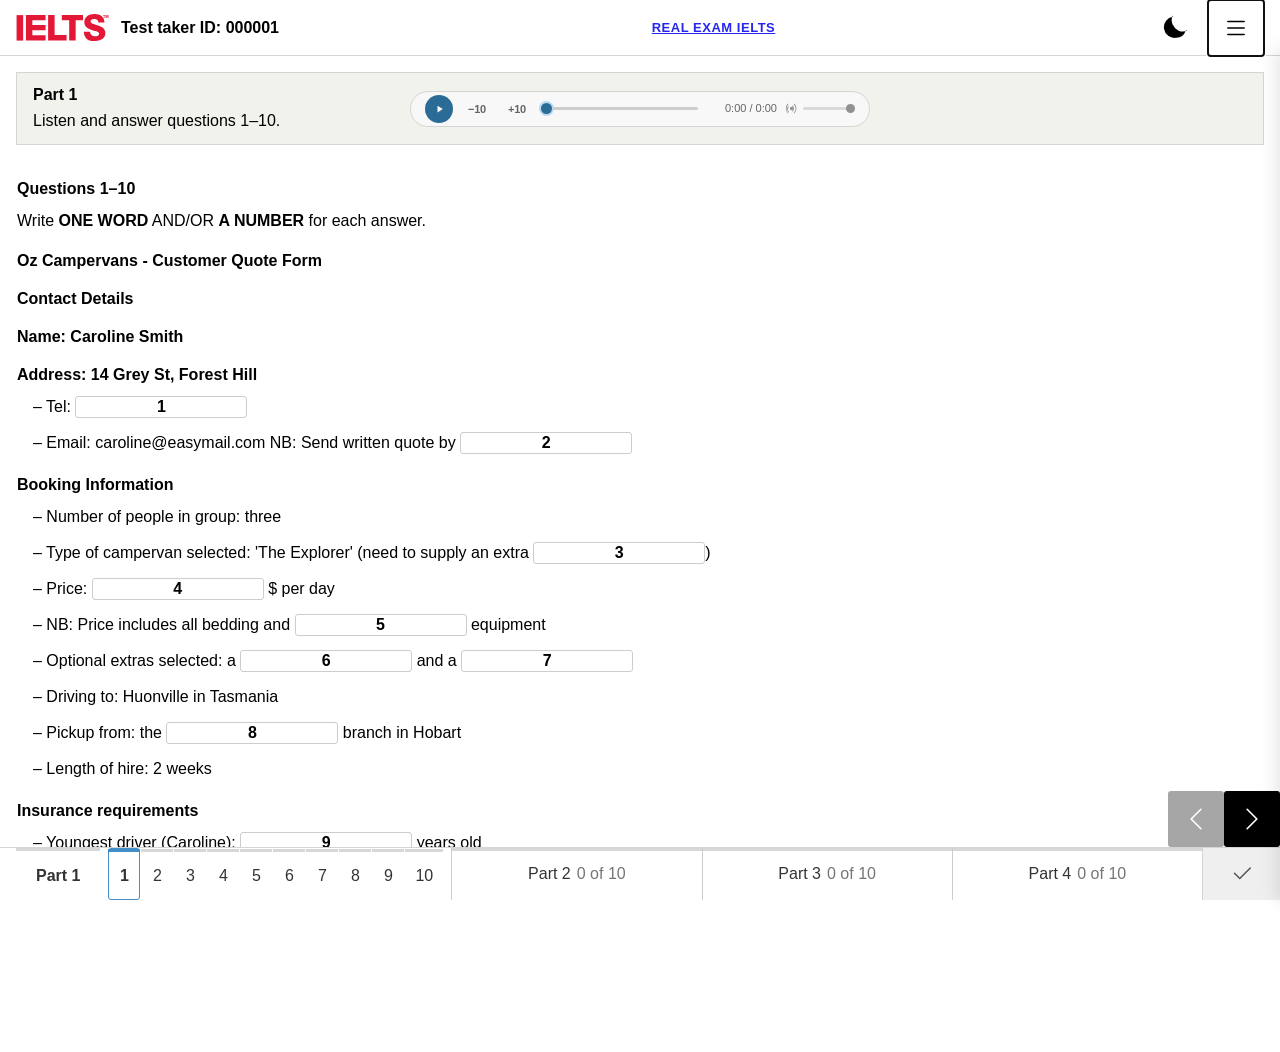
<file: CDI Listening 1 (@realexamielts).html>
<!DOCTYPE html>
<html lang="en">
<head>
  <meta charset="UTF-8">
  <meta name="viewport" content="width=device-width, initial-scale=1.0">
  <meta name="copyright" content="IELTS is jointly owned by the British Council, IDP: IELTS Australia and Cambridge Assessment English.">
  <title>IELTS Listening</title>
  <style>
    :root{--bg:#ffffff;--surface:#ffffff;--surface-alt:#f8f8f8;--text:#000000;--text-muted:#333333;--text-secondary:#666666;--border:#cdcdcd;--border-light:#d5d5d5;--part-header-bg:rgb(241,242,236);--part-header-border:rgb(213,213,213);--accent:#2a6c96;--accent-hover:#245e82;--accent-soft:#bbd8f0;--qnum-border:rgb(65,143,198);--prev-bg:rgb(0,0,0);--next-bg:rgb(0,0,0);--check-bg:rgb(239,239,239);--check-color:rgb(83,83,83);--hover-bg:#e4e4e4;--ok:#3a8a17;--ok-soft:#e6f4ea;--bad:#88131a;--bad-soft:#fce8e6;--warn:#fe6532;--hl-yellow:#fef08a;--hl-green:#bbf7d0;--hl-blue:#bfdbfe;--hl-pink:#fecdd3;--topbar-h:56px;--navbar-h:53px;--font-scale:1;--line-scale:1;}body.night-mode{--bg:#1a1a2e;--surface:#16213e;--surface-alt:#1f2b47;--text:#e4e6eb;--text-muted:#c8cad0;--text-secondary:#b0b3b8;--border:#3a3f4b;--border-light:#3a3f4b;--part-header-bg:#1f2b47;--part-header-border:#3a3f4b;--accent:#5ca0d3;--accent-hover:#7db8e3;--accent-soft:#1e3a5f;--qnum-border:#5ca0d3;--hover-bg:#2a3550;--check-bg:#1f2b47;--check-color:#b0b3b8;--ok:#81c995;--ok-soft:#1b3a26;--bad:#f28b82;--bad-soft:#3c1f1e;--warn:#fdd663;--hl-yellow:#6b5c10;--hl-green:#1e4d2e;--hl-blue:#1e3a5f;--hl-pink:#5c2030;}body.sepia-mode{--bg:#f4ece0;--surface:#faf6ef;--surface-alt:#f0e8da;--text:#3c3226;--text-muted:#5a4a3a;--text-secondary:#6b5e50;--border:#d5c9b8;--border-light:#d5c9b8;--part-header-bg:#ede8de;--part-header-border:#c8bfb0;--accent:#8b6914;--accent-soft:#f5eedc;--hover-bg:#e8dfd0;}*,*::before,*::after{box-sizing:border-box;margin:0;padding:0;}html,body{height:100%;font-family:Arial,sans-serif;font-size:calc(16px * var(--font-scale));line-height:calc(1.5 * var(--line-scale));background:var(--bg);color:var(--text);-webkit-font-smoothing:antialiased;}.app{height:100vh;display:flex;flex-direction:column;overflow:hidden;background:var(--bg);}header.topbar{height:var(--topbar-h);display:flex;align-items:center;justify-content:space-between;padding:0 16px;background:#ffffff;border-bottom:1px solid var(--border-light);flex-shrink:0;z-index:40;}body.night-mode header.topbar{background:var(--surface);}body.sepia-mode header.topbar{background:var(--surface);}body.night-mode footer.navbar,body.sepia-mode footer.navbar{background:var(--surface);border-color:var(--border);}body.night-mode .navbar-active-label,body.sepia-mode .navbar-active-label{color:var(--text);}body.night-mode .nav-pill,body.sepia-mode .nav-pill{color:var(--text);}body.night-mode .nav-pill.active,body.sepia-mode .nav-pill.active{background:var(--surface-alt);}.topbar-left{display:flex;align-items:center;gap:12px;}.ielts-logo{width:93px;height:27px;flex-shrink:0;}.topbar-testid{font-size:16px;font-weight:600;color:rgb(0,0,0);}.topbar-center{flex:1;display:flex;justify-content:center;align-items:center;}.topbar-watermark{font-size:13px;font-weight:600;letter-spacing:.04em;color:rgba(0,0,0,.45);text-decoration:none;padding:3px 8px;border-radius:6px;opacity:.85;transition:all .25s ease}.topbar-watermark:hover{color:#2a6c96;background:rgba(42,108,150,.08);transform:translateY(-1px)}.topbar-watermark:active{transform:scale(.96)}body.night-mode .topbar-watermark{color:rgba(255,255,255,.45)}body.night-mode .topbar-watermark:hover{color:#8ec5ff;background:rgba(255,255,255,.08)}.topbar-right{display:flex;align-items:center;gap:4px;}.topbar-timer{font-size:15px;font-weight:700;font-variant-numeric:tabular-nums;color:var(--text-muted);min-width:50px;text-align:right;margin-right:4px;letter-spacing:0.03em;}.topbar-timer.warning{color:var(--warn);}.topbar-timer.danger{color:var(--bad);animation:timer-flash 1s ease-in-out infinite;}@keyframes timer-flash{0%,100%{opacity:1;}50%{opacity:0.35;}}.topbar-icon-btn{display:inline-flex;align-items:center;justify-content:center;width:56px;height:56px;border:none;background:transparent;color:var(--text);cursor:pointer;border-radius:0;transition:background 0.15s;}.topbar-icon-btn:hover{background:var(--hover-bg);}.topbar-icon-btn svg{width:26px;height:26px;fill:currentColor;}.part-header{margin:16px;padding:12px 16px;background:var(--part-header-bg);border:0.8px solid var(--part-header-border);flex-shrink:0;}.part-label{font-size:16px;font-weight:700;color:var(--text);margin:0 0 4px 0;line-height:1.3;}.part-instructions{font-size:16px;font-weight:400;color:var(--text);margin:0;line-height:1.4;}main.layout{flex:1;display:flex;min-height:0;background:var(--surface);}.passage-panel{flex:1;overflow-y:auto;overflow-x:hidden;background:var(--surface);min-width:200px;}.passage-inner{padding:24px 28px 40px;}.passage-title{font-size:16px;font-weight:700;color:var(--text);margin:0 0 16px 0;line-height:1.4;}.intro-sentence{margin:0 0 16px;color:var(--text-secondary);font-size:16px;}.passage-text{font-size:calc(16px * var(--font-scale));line-height:calc(1.6 * var(--line-scale));}.passage-text p{margin:16px 0;}.passage-text p:first-child{margin-top:0;}.passage-text p:last-child{margin-bottom:0;}.passage-tables{margin-top:20px;}.ielts-table{width:100%;border-collapse:collapse;margin-bottom:16px;font-size:0.95em;}.ielts-table th,.ielts-table td{border:1px solid var(--border);padding:8px 10px;vertical-align:top;text-align:left;}.ielts-table th{background:var(--surface-alt);font-weight:700;}.panel-resizer{width:16px;background:transparent;cursor:col-resize;display:flex;align-items:center;justify-content:center;flex-shrink:0;position:relative;user-select:none;}.panel-resizer::before{content:'';position:absolute;left:50%;top:0;bottom:0;width:1px;background:var(--border-light);transform:translateX(-50%);}body.night-mode .panel-resizer::before{background:rgba(255,255,255,0.25);}body.night-mode .panel-resizer-btn,body.sepia-mode .panel-resizer-btn{background:var(--surface-alt);border-color:var(--border);color:var(--text-secondary);}.panel-resizer-btn{position:absolute;left:50%;top:50%;transform:translate(-50%,-50%);width:35px;height:35px;background:rgb(249,249,249);border:1.6px solid rgb(83,83,83);border-radius:0;display:flex;align-items:center;justify-content:center;font-size:16px;color:rgb(83,83,83);cursor:col-resize;pointer-events:none;}.panel-resizer:hover::before,.panel-resizer.dragging::before{background:var(--accent);}.panel-resizer:hover .panel-resizer-btn,.panel-resizer.dragging .panel-resizer-btn{border-color:var(--accent);color:var(--accent);}.questions-panel{flex:1;display:flex;flex-direction:column;overflow:hidden;background:var(--surface);min-width:200px;}.questions-inner{flex:1;overflow-y:auto;overflow-x:hidden;padding:16px 16px 16px 17px;font-size:calc(16px * var(--font-scale));transition:opacity 0.16s ease;}.questions-inner.part-fade-out{opacity:0;}.questions-inner .options-list li label,.questions-inner .gap-input,.questions-inner .dnd-drop-zone,.questions-inner .dnd-chip,.questions-inner .question-instructions,.questions-inner .completion-section-title,.questions-inner .note-section-heading,.questions-inner .note-subsection-heading,.questions-inner .note-sublabel,.questions-inner .note-dash-line,.questions-inner .gap-text p,.questions-inner .completion-list li,.questions-inner .sentence-ending-item,.questions-inner .stem-text,.questions-inner .flow-line,.questions-inner .flow-box,.questions-inner .short-answer-text,.questions-inner .question-group-header,.questions-inner .para-label,.questions-inner .paragraph-label{font-size:inherit;}.questions-prev-next{display:flex;align-items:stretch;justify-content:flex-end;flex-shrink:0;height:56px;background:var(--surface);}.question-group{margin-bottom:32px;border-radius:4px;}.question-group.nav-flash{animation:nav-flash-anim 1s ease-out forwards;}@keyframes nav-flash-anim{0%{box-shadow:0 0 0 2px var(--accent);}70%{box-shadow:0 0 0 2px var(--accent);}100%{box-shadow:none;}}.nav-flash-row{animation:nav-flash-row-anim 0.8s ease-out forwards;border-radius:3px;}@keyframes nav-flash-row-anim{0%{background:var(--accent-soft);}100%{background:transparent;}}.question-group-header{font-size:16px;font-weight:700;color:var(--text);margin-bottom:8px;}.question-group-instructions,.question-instructions{font-size:16px;font-weight:400;color:var(--text);line-height:1.5;margin-bottom:16px;}.question,.matching-question{display:flex;align-items:flex-start;gap:8px;padding:16px 0 0;}.question-header{display:flex;align-items:flex-start;gap:8px;margin-bottom:8px;}.question-content{flex:1;min-width:0;}.question-number{display:inline-flex;align-items:center;justify-content:center;flex-shrink:0;min-width:21px;width:auto;height:24px;border:1.6px solid var(--qnum-border);border-radius:3px;background:transparent;color:var(--text);font-size:16px;font-weight:700;line-height:1;padding:0 4px;text-align:center;white-space:nowrap;}.question-number.plain{border-color:transparent;font-weight:400;}.question-text{font-size:16px;font-weight:400;line-height:1.5;color:var(--text);}.radio-option,.option-row,.option{display:flex;align-items:flex-start;gap:8px;padding:0.8rem 0.5rem;cursor:pointer;border-radius:3px;transition:background-color 0.15s;}.radio-option:hover,.option-row:hover,.option:hover{background-color:var(--hover-bg);}.radio-option label,.option-row label,.option label{cursor:pointer;font-size:16px;line-height:1.5;color:var(--text);}.radio-option input:checked~label,.option-row input:checked~label,.radio-option.selected,.option-row.selected{background-color:var(--accent-soft);}input[type="text"],.inline-input,.fill-in-the-blank,select{border:1px solid var(--border);border-radius:3px;padding:4px 8px;font-family:Arial,sans-serif;font-size:16px;color:var(--text);background:var(--surface);transition:border-color 0.15s;}.inline-input,.fill-in-the-blank{min-width:120px;border-bottom-width:2px;border-top:none;border-left:none;border-right:none;border-radius:0;background:transparent;padding:2px 4px;}input[type="text"]:focus,.inline-input:focus,.fill-in-the-blank:focus,select:focus{outline:none;border-color:var(--accent);}.summary-title{font-weight:700;margin-bottom:12px;}.note-line{display:flex;align-items:flex-start;gap:6px;margin-bottom:8px;line-height:1.6;}.bullet-point{flex-shrink:0;color:var(--text-secondary);}.flow-chart{display:flex;flex-direction:column;align-items:center;gap:4px;margin:12px 0;}.flow-box{width:100%;max-width:500px;padding:10px 14px;border:1px solid var(--border);border-radius:3px;background:var(--surface-alt);text-align:center;}.flow-arrow{font-size:18px;color:var(--text-secondary);line-height:1;}.flowchart-wrapper{display:flex;gap:20px;align-items:flex-start;margin:8px 0;}.flowchart-steps{flex:1;min-width:0;display:flex;flex-direction:column;align-items:center;gap:0;max-width:520px;}.flowchart-steps .flow-box{text-align:left;max-width:100%;font-size:16px;line-height:1.55;}.flowchart-steps .flow-arrow{text-align:center;padding:3px 0;align-self:center;}.flowchart-bank{display:flex;flex-direction:column;gap:6px;padding-top:2px;}.matching-item{display:flex;align-items:flex-start;gap:10px;padding:8px 0;border-bottom:1px solid var(--border);}.matching-item:last-child{border-bottom:none;}.matching-letter{font-weight:700;min-width:20px;color:var(--accent);}.questions-inner .matching-question,.questions-inner .question{display:flex !important;align-items:flex-start !important;gap:8px !important;padding:16px 0 0 !important;margin-bottom:0 !important;border:none !important;background:transparent !important;border-radius:0 !important;}.questions-inner .question-number{display:inline-flex !important;align-items:center !important;justify-content:center !important;flex-shrink:0 !important;min-width:21px !important;width:auto !important;height:24px !important;border:1.6px solid var(--qnum-border) !important;border-radius:3px !important;background:transparent !important;color:var(--text) !important;font-size:16px !important;font-weight:700 !important;line-height:1 !important;padding:0 4px !important;text-align:center !important;white-space:nowrap !important;}.questions-inner .matching-question .question-text,.questions-inner .question .question-text,.questions-inner .question-content{flex:1 !important;min-width:0 !important;font-size:16px !important;line-height:1.5 !important;color:var(--text) !important;background:transparent !important;}.questions-inner .matching-question select,.questions-inner select{border:1px solid var(--border) !important;border-radius:3px !important;background:var(--surface) !important;color:var(--text) !important;font-size:16px !important;padding:4px 8px !important;margin-left:8px !important;font-family:Arial,sans-serif !important;}.questions-inner .matching-list{font-size:16px;line-height:1.6;margin:8px 0 16px;color:var(--text);}.questions-inner .instructions{font-size:16px;line-height:1.5;color:var(--text);margin-bottom:8px;}.questions-inner .options{margin-top:4px;}.questions-inner .summary-completion,.questions-inner .note-completion{display:flex !important;align-items:flex-start !important;gap:8px !important;padding:16px 0 0 !important;border:none !important;background:transparent !important;border-radius:0 !important;}.questions-inner .summary-title{font-size:16px;font-weight:700;margin-bottom:8px;color:var(--text);}.questions-inner .summary-text,.questions-inner .note-text{font-size:16px;line-height:1.6;color:var(--text);}.questions-inner .tfng-options{list-style:none;padding:0;margin:4px 0 24px;}.results-container{margin-top:24px;border:1px solid var(--border);border-radius:3px;background:var(--surface);padding:18px;}.results-container h3{margin:0 0 12px;font-size:1.1em;}.results-summary{display:flex;gap:24px;margin-bottom:16px;flex-wrap:wrap;}.results-stat{font-size:0.95em;}.results-stat strong{display:block;font-size:1.4em;color:var(--accent);}.results-breakdown{display:flex;flex-wrap:wrap;gap:6px;margin-bottom:14px;}.bd-chip{font-size:0.82em;padding:3px 9px;border-radius:12px;border:1px solid;white-space:nowrap;}.bd-ok{border-color:#4caf50;color:#2e7d32;background:#f1f8f1;}.bd-warn{border-color:#ff9800;color:#e65100;background:#fff8f0;}.bd-bad{border-color:#ef5350;color:#c62828;background:#fff5f5;}.results-table{width:100%;border-collapse:collapse;font-size:0.9em;}.results-table th,.results-table td{border:1px solid var(--border);padding:6px 10px;text-align:left;}.results-table th{background:var(--surface-alt);font-weight:700;}.results-table .status-ok{color:var(--ok);font-weight:700;}.results-table .status-bad{color:var(--bad);font-weight:700;}.results-table .status-skip{color:var(--text-secondary);}.results-table tr.results-row{cursor:pointer;}.results-table tr.results-row:hover{background:var(--hover-bg);}.results-table tr.results-row:hover td:first-child::after{content:' 🔍';font-size:11px;opacity:0.6;}.results-disclaimer{font-size:0.78em;color:var(--text-secondary);margin:10px 0 0;padding:6px 10px;background:var(--hover-bg,rgba(0,0,0,0.04));border-radius:4px;}.gap-input.answer-correct{border-color:var(--ok) !important;background:var(--ok-soft);}.gap-input.answer-wrong{border-color:var(--bad) !important;background:var(--bad-soft);}.radio-option.answer-correct,.option-row.answer-correct{background:var(--ok-soft);border-left:3px solid var(--ok);}.radio-option.answer-wrong,.option-row.answer-wrong{background:var(--bad-soft);border-left:3px solid var(--bad);}.dnd-drop-zone.answer-correct{border-color:var(--ok) !important;background:var(--ok-soft) !important;}.dnd-drop-zone.answer-wrong{border-color:var(--bad) !important;background:var(--bad-soft) !important;}select.answer-correct{border-color:var(--ok) !important;background:var(--ok-soft);}select.answer-wrong{border-color:var(--bad) !important;background:var(--bad-soft);}.correct-hint{display:inline-flex;align-items:center;margin-left:6px;padding:0 8px;height:22px;border:1px solid var(--ok);border-radius:3px;background:var(--ok-soft);color:var(--ok);font-size:14px;font-weight:600;white-space:nowrap;vertical-align:middle;}mark.evidence-mark{background:rgba(65,142,200,0.18);border-radius:2px;color:inherit;padding:1px 0;}body.night-mode mark.evidence-mark{background:rgba(92,160,211,0.30);}.passage-text p.evidence-highlight{background:rgba(65,142,200,0.04);}body.night-mode .passage-text p.evidence-highlight{background:rgba(92,160,211,0.08);}.evidence-q-badge{font-size:10px;font-weight:700;color:var(--accent);background:var(--accent-soft);border-radius:3px;padding:0 4px;margin-left:4px;vertical-align:super;line-height:1;white-space:nowrap;}footer.navbar{height:var(--navbar-h);background:#ffffff;border-top:1px solid var(--border-light);display:flex;align-items:stretch;flex-shrink:0;z-index:40;overflow:clip;}.navbar-parts{flex:1;display:flex;align-items:stretch;overflow:hidden;min-width:0;border-right:1px solid var(--border-light);}.navbar-part-active{display:flex;align-items:center;gap:0;padding:0 0 0 16px;border-right:1px solid var(--border);}.navbar-active-label{font-size:16px;font-weight:600;color:rgb(51,51,51);white-space:nowrap;padding:3px 20px 0;display:flex;align-items:center;position:relative;align-self:stretch;}.navbar-active-label::before{content:'';position:absolute;top:0;left:0;right:0;height:3px;background:rgb(215,215,215);}.question-nav{display:flex;align-items:stretch;gap:1px;overflow-x:auto;overflow-y:hidden;padding:0 8px;height:100%;scrollbar-width:none;}.navbar-parts>.question-nav{flex:1;justify-content:center;}.question-nav::-webkit-scrollbar{display:none;}.nav-pill{display:inline-flex;flex-direction:column;align-items:center;justify-content:center;position:relative;min-width:32px;height:auto;border:1.6px solid transparent;background:transparent;color:rgb(51,51,51);border-radius:3px;font-size:16px;font-weight:400;cursor:pointer;flex-shrink:0;padding:3px 9px 0;transition:border-color 0.1s;}.pill-bar{position:absolute;top:0;left:-1px;right:-1px;height:3px;background:rgb(215,215,215);border-radius:0;pointer-events:none;flex-shrink:0;}.nav-pill.active{background:#ffffff;border-color:var(--qnum-border);font-weight:700;}.nav-pill.active .pill-bar{background:rgb(65,142,200);}.nav-pill.done{color:var(--accent);}.nav-pill.done .pill-bar{background:rgb(33,170,116);}.nav-pill.nav-correct{color:rgb(33,170,116);}.nav-pill.nav-correct .pill-bar{background:rgb(33,170,116);}.nav-pill.nav-wrong{color:rgb(220,53,69);}.nav-pill.nav-wrong .pill-bar{background:rgb(220,53,69);}.navbar-part-tab{flex:1;display:flex;flex-direction:row;align-items:center;justify-content:center;gap:6px;padding:0 20px;border:none;border-right:1px solid var(--border);background:#ffffff;color:rgb(51,51,51);font-size:16px;font-weight:400;cursor:pointer;white-space:nowrap;text-align:center;transition:background 0.12s;position:relative;}.navbar-part-tab::before{content:'';position:absolute;top:0;left:0;right:0;height:3px;background:rgb(215,215,215);}.navbar-part-tab:hover{background:var(--hover-bg);}.navbar-part-tab:last-child{border-right:none;}.navbar-tab-label{font-size:16px;font-weight:400;color:rgb(51,51,51);}.navbar-tab-count{font-size:16px;font-weight:400;color:rgb(117,117,117);}body.night-mode .navbar-part-tab,body.sepia-mode .navbar-part-tab{background:var(--surface);color:var(--text);}body.night-mode .navbar-tab-label,body.sepia-mode .navbar-tab-label{color:var(--text);}body.night-mode .navbar-tab-count,body.sepia-mode .navbar-tab-count{color:var(--text-secondary);}.navbar-actions{display:flex;align-items:stretch;flex-shrink:0;}.nav-prev-btn,.nav-next-btn{width:56px;height:56px;border:none;border-radius:3px;display:flex;align-items:center;justify-content:center;cursor:pointer;transition:opacity 0.15s;}.nav-prev-btn{background:var(--prev-bg);color:#ffffff;}.nav-next-btn{background:var(--next-bg);color:#ffffff;}.nav-check-btn{width:77px;height:100%;border:none;border-radius:0;display:flex;align-items:center;justify-content:center;cursor:pointer;background:var(--check-bg);color:var(--check-color);transition:opacity 0.15s;}.nav-prev-btn:hover,.nav-next-btn:hover{opacity:0.85;}.nav-check-btn:hover{opacity:0.85;}.nav-prev-btn:disabled,.nav-next-btn:disabled{opacity:0.35;cursor:not-allowed;}.nav-prev-btn svg,.nav-next-btn svg{width:26px;height:26px;fill:currentColor;}.nav-check-btn svg{width:24px;height:24px;fill:currentColor;}.btn{display:inline-flex;align-items:center;justify-content:center;gap:5px;border:1px solid var(--border);background:var(--surface);color:var(--text);border-radius:3px;padding:0.75em 1.5em;font-size:14px;font-weight:600;cursor:pointer;transition:background 0.12s;line-height:18px;font-family:Arial,sans-serif;}.btn:hover{background:var(--hover-bg);}.btn.primary{background:var(--accent);color:#fff;border-color:var(--accent);}.btn.primary:hover{background:var(--accent-hover);}.btn.primary:disabled{opacity:0.5;cursor:not-allowed;}.settings-panel{position:fixed;top:var(--topbar-h);right:0;width:min(300px,100vw);background:var(--surface);border-left:1px solid var(--border);box-shadow:-4px 0 16px rgba(0,0,0,0.1);padding:16px;z-index:60;display:none;max-height:calc(100vh - var(--topbar-h));overflow-y:auto;}.settings-panel.open{display:block;}.settings-title{font-size:13px;font-weight:700;text-transform:uppercase;letter-spacing:0.04em;color:var(--text-secondary);margin-bottom:14px;}.settings-row{margin-bottom:14px;}.settings-row label{display:block;margin-bottom:6px;font-size:12px;font-weight:600;color:var(--text-secondary);}.settings-row input[type="range"]{width:100%;accent-color:var(--accent);}.theme-picker{display:flex;gap:8px;}.theme-swatch{width:36px;height:36px;border-radius:6px;border:2px solid var(--border);cursor:pointer;transition:border-color 0.15s;}.theme-swatch:hover,.theme-swatch.active{border-color:var(--accent);}.theme-swatch.swatch-light{background:#ffffff;}.theme-swatch.swatch-sepia{background:#faf6ef;}.theme-swatch.swatch-dark{background:#1a1a2e;}.highlight{padding:0 1px;border-radius:2px;background:var(--hl-yellow);}.highlight-toolbar{position:fixed;z-index:90;display:none;background:var(--surface);border:1px solid var(--border);border-radius:8px;box-shadow:0 4px 16px rgba(0,0,0,0.15);padding:6px;gap:4px;}.highlight-toolbar.visible{display:none;}.hl-color-btn{width:24px;height:24px;border-radius:50%;border:2px solid transparent;cursor:pointer;transition:transform 0.1s;}.hl-color-btn:hover{transform:scale(1.15);}.hl-color-btn.yellow{background:#fef08a;}.hl-remove-btn{width:24px;height:24px;border-radius:50%;border:1px solid var(--border);background:var(--surface);cursor:pointer;font-size:12px;display:flex;align-items:center;justify-content:center;color:var(--bad);}.timeup-overlay{position:fixed;inset:0;background:rgba(0,0,0,0.5);display:none;align-items:center;justify-content:center;z-index:100;}.timeup-overlay.visible{display:flex;}.timeup-modal{background:var(--surface);border-radius:3px;padding:28px 32px;max-width:440px;width:90%;box-shadow:0 6px 20px rgba(0,0,0,0.3);text-align:center;}.timeup-modal h2{margin:0 0 12px;font-size:1.3em;}.timeup-modal p{margin:0 0 20px;color:var(--text-secondary);font-size:0.95em;line-height:1.5;}.timeup-actions{display:flex;gap:10px;justify-content:center;}.part-section{display:contents;}.part-section[hidden]{display:none;}@media (max-width:980px){main.layout{flex-direction:column;}.passage-panel,.questions-panel{flex:none;height:50%;}.panel-resizer{display:none;}.passage-inner,.questions-inner{padding:16px 18px 28px;}}@media (max-width:640px){.part-header{margin:8px;}.navbar-part-tab{min-width:70px;padding:0 10px;}.navbar-tab-count{display:none;}.passage-inner,.questions-inner{padding:12px 14px 24px;}}.question-number.active{border-color:var(--qnum-border);font-weight:700;}.options-list{list-style:none;margin:4px 0 0;padding:0;}.options-list.vertical{display:flex;flex-direction:column;gap:2px;}.options-list li label{display:flex;align-items:flex-start;gap:8px;padding:0.5rem 0.5rem;cursor:pointer;border-radius:3px;font-size:16px;line-height:1.5;color:var(--text);transition:background-color 0.15s;}.options-list li label:hover{background-color:var(--hover-bg);}.options-list li input:checked+span,.options-list li label:has(input:checked){background-color:var(--accent-soft);}.gap-input{border:1.5px solid var(--accent);border-radius:3px;height:22px;width:172px;min-width:172px;max-width:100%;padding:0 8px;font-size:16px;font-family:Arial,sans-serif;color:var(--text);background:var(--surface);vertical-align:baseline;text-align:left;box-sizing:border-box;display:inline-block;}.gap-input:focus{outline:none;border-color:var(--accent);border-width:1.5px;}.gap-input::placeholder{font-weight:700;color:var(--text);opacity:1;text-align:center;}.night-mode .gap-input::placeholder{color:var(--text-muted);}.completion-list{list-style:disc;padding-left:24px;margin:8px 0 0;}.completion-list li{font-size:16px;line-height:2;color:var(--text);}.completion-section-title{font-size:16px;font-weight:700;margin:14px 0 6px;color:var(--text);line-height:1.4;}.note-section-heading{font-size:16px;font-weight:700;margin:14px 0 2px;color:var(--text);line-height:1.4;}.note-subsection-heading{font-size:16px;font-weight:700;margin:10px 0 2px;color:var(--text);line-height:1.4;}.note-sublabel{font-size:16px;margin:6px 0 2px;color:var(--text);line-height:1.4;}.note-dash-line{font-size:16px;margin:4px 0 4px 16px;color:var(--text);line-height:1.6;}.unsupported-notice{font-size:14px;color:#b85c00;background:rgba(255,160,60,0.10);border:1px solid rgba(255,160,60,0.35);border-radius:6px;padding:8px 12px;margin:0 0 14px 0;line-height:1.5;}body.night-mode .unsupported-notice{color:#ffb347;background:rgba(255,160,60,0.08);border-color:rgba(255,160,60,0.25);}.diagram-notice{font-size:14px;color:var(--text-muted);font-style:italic;margin:0 0 12px 0;}.reading-figure-container{margin:0 0 16px 0;border:1px solid var(--border);border-radius:6px;overflow:hidden;display:inline-block;max-width:100%;}.reading-figure-img{display:block;width:100%;height:auto;}.flow-lines{margin:8px 0;}.flow-line{font-size:16px;margin:6px 0;color:var(--text);line-height:1.7;}.flow-connector{font-size:16px;margin:6px 0 6px 4px;color:var(--text);line-height:1.6;}.note-table .note-category-cell{font-weight:700;white-space:nowrap;vertical-align:top;padding:8px 12px;width:1%;}.note-table td{vertical-align:top;padding:8px 12px;}.note-cell-item{margin:3px 0;line-height:1.5;}.short-answer-list{list-style:none;padding:0;margin:10px 0;}.short-answer-item{display:flex;align-items:baseline;gap:8px;margin-bottom:12px;flex-wrap:wrap;}.short-answer-text{font-size:16px;color:var(--text);flex:1;min-width:200px;}.short-answer-input{min-width:180px;flex-shrink:0;}.gap-text{margin-top:14px;padding-top:12px;border-top:1px solid #d8d8d8;}.completion-table td{padding:6px 10px;}.dnd-drop-zone{display:inline-flex;align-items:center;justify-content:center;min-width:90px;height:27px;padding:0 8px;border:0.8px dashed var(--border);border-radius:3px;background:var(--surface);color:var(--text-secondary);font-size:16px;font-family:Arial,sans-serif;cursor:pointer;vertical-align:middle;transition:background 0.12s,border-color 0.12s,border-width 0.12s,color 0.12s;}.dnd-drop-zone.dnd-active{border:1.6px dashed var(--accent);color:var(--accent);}.dnd-drop-zone:hover,.dnd-drop-zone.dnd-focused{background:var(--hover-bg);}.dnd-drop-zone.dnd-filled{border-style:solid;border-color:var(--accent);color:var(--text);background:var(--accent-soft);font-weight:400;}.dnd-chip-bank{display:flex;flex-wrap:wrap;gap:6px;margin-top:16px;padding:10px 12px;background:var(--surface-alt);border-radius:4px;border:1px solid var(--border);}.night-mode .dnd-chip-bank{background:var(--surface-alt);}.dnd-chip{padding:4px 10px;border:0.8px solid var(--border);border-radius:4px;font-size:16px;font-family:Arial,sans-serif;color:var(--text);background:var(--surface);cursor:pointer;transition:background 0.12s,border-color 0.12s;text-align:left;line-height:1.4;}.dnd-chip:hover{background:var(--hover-bg);}.dnd-chip.dnd-selected{background:var(--accent-soft);border-color:var(--accent);}.dnd-chip.dnd-used{display:none;}.dnd-chip.dnd-dragging{opacity:0.35;cursor:grabbing;}.dnd-chip[draggable="true"]{cursor:grab;}.dnd-drop-zone.drag-over{background:var(--accent-soft);border-style:solid;border-color:var(--accent);}.headings-bank-container{margin-bottom:20px;}.headings-bank-title{font-size:15px;font-weight:400;color:var(--text);margin-bottom:8px;}.headings-bank{flex-direction:column;align-items:flex-start;background:transparent;border:none;padding:0;margin-top:8px;gap:4px;}.night-mode .headings-bank{background:transparent;}.heading-chip{width:auto;text-align:left;padding:6px 12px;font-size:15px;font-weight:700;border:1px solid rgb(83,83,83);border-radius:3px;background:var(--surface);}.heading-chip:hover{border-color:var(--accent);background:var(--hover-bg);}.heading-chip.dnd-selected{border-color:var(--accent);background:var(--accent-soft);box-shadow:0 0 0 2px var(--accent-soft);}.matching-heading-row{display:flex;align-items:flex-start;gap:10px;margin-bottom:16px;}.mh-row-content{flex:1;display:flex;flex-direction:column;gap:6px;}.paragraph-label{font-size:15px;color:var(--text);line-height:1.4;}.wide-drop-zone{display:block;width:100%;height:34px;text-align:center;font-size:14px;padding:0 10px;}.sentence-endings-list{display:flex;flex-direction:column;gap:16px;margin-top:8px;}.sentence-ending-item{display:flex;flex-direction:column;gap:6px;font-size:16px;color:var(--text);}.stem-row{display:flex;align-items:flex-start;gap:10px;}.stem-text{flex:1;line-height:1.5;}.sentence-ending-item .dnd-drop-zone{min-width:300px;max-width:100%;}.gap-text p{line-height:2.2;margin-bottom:8px;font-size:16px;color:var(--text);}.matching-grid{width:100%;border-collapse:collapse;margin-top:8px;font-size:15px;}.matching-grid th,.matching-grid td{border:1px solid var(--border);padding:6px 10px;text-align:center;vertical-align:middle;}.matching-grid th:first-child,.matching-grid td:first-child{text-align:left;min-width:200px;}.matching-grid-cell{width:36px;padding:0 !important;}.matching-grid-label{display:flex;align-items:center;justify-content:center;width:100%;height:100%;min-height:36px;cursor:pointer;}.matching-reference{margin-top:10px;font-size:14px;border-collapse:collapse;}.matching-reference td{padding:3px 8px;color:var(--text);}.matching-reference td:first-child{font-weight:700;min-width:28px;}.matching-info-list{border-collapse:collapse;width:100%;}.matching-info-list td{padding:5px 8px;vertical-align:middle;}.matching-info-list tr{border-bottom:1px solid var(--border);}.matching-info-list tr:last-child{border-bottom:none;}.matching-info-text{color:var(--text);font-size:15px;width:100%;}.matching-info-input-cell{white-space:nowrap;}.matching-info-input{width:48px !important;min-width:48px !important;max-width:48px !important;text-align:center;text-transform:uppercase;}.headings-bank{background:var(--surface-alt);border:1px solid var(--border);border-radius:4px;padding:10px 14px;margin-bottom:16px;}.night-mode .headings-bank{background:#2a2a2a;}.heading-item{padding:4px 0;font-size:15px;color:var(--text);line-height:1.5;}.matching-headings-list{display:flex;flex-direction:column;gap:14px;}.matching-heading-row{display:flex;align-items:center;gap:12px;font-size:16px;color:var(--text);}.paragraph-label{flex:1;line-height:1.5;}.question-instructions{font-size:16px;font-weight:400;color:var(--text);line-height:1.5;margin-bottom:16px;}.passage-heading-zone{display:flex;align-items:center;justify-content:center;width:100%;min-height:56px;padding:10px 16px;font-size:15px;font-weight:400;color:var(--text-secondary);box-sizing:border-box;margin:14px 0 6px;border:2px dashed #999;border-radius:4px;background:#fff;text-align:center;}.night-mode .passage-heading-zone{background:#1e1e1e;border-color:#555;}.passage-heading-zone.dnd-filled{border:2px solid #2E86DE;justify-content:flex-start;text-align:left;font-weight:700;font-size:15px;color:var(--text);}.passage-heading-zone:hover,.passage-heading-zone.dnd-focused{border-color:#2E86DE;border-style:dashed;background:rgba(46,134,222,0.05);}.passage-heading-zone.dnd-filled:hover,.passage-heading-zone.dnd-filled.dnd-focused{border-style:solid;}.passage-text p.labeled{display:flex;align-items:baseline;gap:0;}.para-label{font-weight:700;min-width:1.8em;flex-shrink:0;font-style:normal;}.para-text{flex:1;}.mh-example-label{font-size:13px;color:var(--text-muted);font-style:italic;margin:6px 0 2px;}.mh-example-label em{font-weight:600;color:var(--text-secondary);font-style:normal;}.passage-section-heading{font-size:1rem;font-weight:700;margin:20px 0 6px;padding-bottom:4px;border-bottom:1px solid var(--border);color:var(--text);letter-spacing:0.02em;}.passage-intro{font-style:italic;font-size:16px;color:var(--text);margin-bottom:10px;line-height:1.6;}.passage-footnote{font-size:13px;color:var(--text-secondary);margin:6px 0 0;padding-top:8px;border-top:1px solid var(--border);line-height:1.5;}.footnote-marker{font-size:11px;color:var(--accent);font-weight:600;vertical-align:super;}@media (max-width:768px){.app{height:100svh;overflow:hidden;}header.topbar{height:48px;padding:0 8px;}footer.navbar{height:calc(var(--navbar-h)+env(safe-area-inset-bottom));padding-bottom:env(safe-area-inset-bottom);overflow:clip;}.navbar-parts{overflow-x:auto;overflow-y:hidden;-webkit-overflow-scrolling:touch;scrollbar-width:none;}.navbar-parts::-webkit-scrollbar{display:none;}main.layout{flex:1;flex-direction:column;min-height:0;overflow:hidden;}.passage-panel{width:100% !important;min-width:0;max-width:100%;flex:none;height:45vh;min-height:120px;border-right:none;border-bottom:1px solid var(--border);overflow-y:auto;}.questions-panel{width:100% !important;min-width:0;max-width:100%;flex:1;height:auto;min-height:0;}.resize-handle{display:none !important;}.topbar-testid{display:none;}.ielts-logo{height:20px;}.topbar-watermark{font-size:10px;letter-spacing:0;}.part-header{padding:8px 12px;}.part-header h2{font-size:15px;}.part-header p{font-size:13px;}.passage-inner{padding:10px 12px 20px;}.questions-inner{padding:10px 12px 20px;}.navbar{padding:6px 8px;}.navbar-part-btn{font-size:13px;padding:6px 10px;}.nav-check-btn{width:36px;height:36px;}.q-nav button{width:32px;height:32px;font-size:12px;}.options-list li label{padding:0.65rem 0.5rem;}.gap-input{width:130px;min-width:80px;max-width:100%;}.dnd-drop-zone{min-width:120px;}.sentence-ending-item .dnd-drop-zone{max-width:100%;}.question-group,.question-block,.question-item{max-width:100%;overflow-x:hidden;}.l-matching-layout,.l-map-layout,.flowchart-wrapper{max-width:100%;}.l-matching-items,.l-matching-bank{min-width:0;max-width:100%;}.dnd-chip-bank{flex-wrap:wrap;}.settings-panel{width:100%;left:0;right:0;bottom:0;border-radius:12px 12px 0 0;}.highlight-toolbar{top:52px;bottom:auto;}.flowchart-wrapper{flex-direction:column;}.flowchart-bank{margin-top:12px;flex-direction:row;flex-wrap:wrap;}}@media (max-width:480px){.passage-panel{height:40vh;}.topbar-timer{font-size:14px;}.navbar-part-tab{min-width:56px;padding:0 7px;font-size:12px;}.navbar-tab-label{font-size:12px;}.navbar-active-label{font-size:13px;padding:3px 12px 0;}.nav-pill{min-width:28px;font-size:14px;padding:3px 6px 0;}.topbar-watermark{display:none;}}
    /* Listening: single-panel full-width layout */
    .layout { display: block; }
    .passage-panel, .panel-resizer { display: none !important; }
    .questions-panel {
      width: 100% !important;
      border-left: none !important;
    }
    /* Listening: app scrolls naturally (required for position:sticky children) */
    .app { overflow: visible !important; height: auto !important; min-height: 100vh; }
    /* Topbar: sticky at top (normally held by overflow:hidden in Reading) */
    header.topbar { position: sticky; top: 0; z-index: 60; }
    /* Part header: flex row — text left, audio right; sticky below topbar */
    .part-header {
      position: sticky;
      top: var(--topbar-h, 56px);
      z-index: 50;
      display: flex;
      align-items: center;
      gap: 16px;
    }
    .part-header-info { flex: 1; min-width: 0; }
    /* Truly centered regardless of text width */
    .l-audio-wrapper {
      position: absolute;
      left: 50%; transform: translateX(-50%);
      pointer-events: auto;
    }
    .l-audio-inner { width: 460px; max-width: calc(100vw - 320px); }
    /* Mobile: stack audio below text */
    @media (max-width: 768px) {
      .part-header{
        position: sticky;
        top: 48px;
        z-index: 50;
        display: flex;
        flex-direction: column;
        align-items: stretch;
        gap: 10px;
        margin: 8px;
        padding: 10px 12px;
      }
      .part-header-info{
        width: 100%;
        min-width: 0;
      }
      .l-audio-wrapper{
        position: static;
        left: auto;
        transform: none;
        width: 100%;
        max-width: 100%;
      }
      .l-audio-inner{
        width: 100%;
        max-width: 100%;
        min-width: 0;
        height: auto;
        padding: 8px 10px;
        border-radius: 14px;
        display: flex;
        flex-wrap: wrap;
        align-items: center;
        gap: 8px;
      }
      .l-audio-play{
        width: 32px;
        height: 32px;
        flex: 0 0 32px;
      }
      .l-audio-skip{
        height: 32px;
        padding: 0 8px;
        font-size: 12px;
        flex: 0 0 auto;
      }
      .l-audio-progress-wrap{
        order: 2;
        width: 100%;
        min-width: 0;
        display: flex;
        align-items: center;
        gap: 8px;
      }
      .l-audio-seek{
        flex: 1 1 auto;
        min-width: 0;
      }
      .l-audio-time{
        min-width: auto;
        font-size: 11px;
        text-align: right;
        white-space: nowrap;
      }
      .l-audio-volume-wrap{
        margin-left: auto;
        flex: 0 0 auto;
      }
      .questions-panel{
        height: auto;
        min-height: 0;
        overflow: visible;
      }
    }
    /* Footer: always pinned at bottom */
    footer.navbar {
      position: fixed;
      bottom: 0; left: 0; right: 0;
      z-index: 40;
    }
    /* Prev/Next buttons: fixed just above the footer, always visible */
    .questions-prev-next {
      position: fixed;
      bottom: calc(var(--navbar-h, 53px) + env(safe-area-inset-bottom));
      right: 0;
      z-index: 39;
      height: 56px;
      background: transparent;
      pointer-events: none;
    }
    .questions-prev-next button { pointer-events: all; }
    /* Questions: leave room for fixed prev/next + footer */
    .questions-inner {
      padding-bottom: calc(var(--navbar-h, 53px) + 56px + 16px + env(safe-area-inset-bottom));
    }
    /* Listening: respect line-scale setting from settings panel */
    .questions-inner * { line-height: calc(1.5 * var(--line-scale, 1)); }
    .completion-list li, .note-dash-line, .note-sublabel { line-height: calc(2 * var(--line-scale, 1)); }
    /* Listening: questions panel natural height */
    @media (max-width: 768px) {
      .questions-panel { height: auto; overflow-y: visible; }
    }
    @media (max-width: 480px) {
      .l-audio-inner{
        padding: 8px;
        gap: 6px;
      }
      .l-audio-skip{
        font-size: 11px;
        padding: 0 6px;
      }
      .l-audio-progress-wrap{
        gap: 6px;
      }
      .l-audio-time{
        min-width: auto;
        font-size: 10px;
      }
      .l-audio-volume-wrap{
        display: none;
      }
    }
    /* ── Listening: Matching Features DnD ── */
    .l-matching-layout {
      display: flex;
      gap: 32px;
      align-items: flex-start;
      margin-top: 14px;
      flex-wrap: wrap;
    }
    /* Left column: shrink-wrap — do NOT stretch to fill remaining space */
    .l-matching-items { flex: 0 0 auto; min-width: 220px; }
    /* Right column: auto-sized, not expanding */
    .l-matching-bank  { flex: 0 0 auto; min-width: 180px; }
    /* Chips in the matching bank stack vertically (compact column) */
    .l-matching-bank .dnd-chip-bank {
      flex-direction: column;
      flex-wrap: nowrap;
      max-width: 320px;
    }
    .l-col-title {
      font-size: 13px;
      font-weight: 700;
      margin: 0 0 12px;
      text-transform: uppercase;
      letter-spacing: 0.04em;
      color: var(--text);
    }
    .l-matching-nb {
      font-size: 13px;
      color: var(--text-secondary);
      margin: -4px 0 10px;
    }
    .l-match-row {
      display: flex;
      align-items: center;
      gap: 12px;
      margin-bottom: 10px;
      min-height: 36px;
    }
    .l-match-label {
      font-size: 16px;
      min-width: 90px;
      color: var(--text);
    }
    /* Drop zones in matching rows */
    .l-match-row .dnd-drop-zone {
      min-width: 110px;
      height: 30px;
      padding: 0 10px;
      font-size: 15px;
    }
    /* ── Listening: Map/Plan DnD ── */
    .l-map-layout {
      display: flex;
      flex-direction: row;
      align-items: flex-start;
      gap: 18px;
      margin-top: 14px;
    }
    .l-map-left {
      flex: 1 1 auto;
      min-width: 0;
      max-width: 520px;
    }
    .l-map-right {
      flex: 1 1 260px;
      min-width: 200px;
      max-width: 340px;
      display: flex;
      flex-direction: column;
      gap: 10px;
      overflow-x: auto;
    }
    @media (max-width: 600px) {
      .l-map-layout { flex-direction: column; }
      .l-map-right { width: 100%; }
    }
    .l-map-placeholder {
      display: flex;
      align-items: center;
      justify-content: center;
      gap: 10px;
      border: 1.5px dashed var(--border);
      background: var(--surface-alt);
      border-radius: 6px;
      height: 90px;
      margin-bottom: 14px;
      color: var(--text-secondary);
      font-size: 13px;
    }
    .l-map-placeholder svg { opacity: 0.45; flex-shrink: 0; }
    .l-map-slots { margin-bottom: 12px; }
    .l-map-row {
      display: flex;
      align-items: center;
      gap: 12px;
      padding: 5px 0;
      border-bottom: 1px solid var(--border-light);
    }
    /* Bigger drop zones in map rows (word-bank mode) */
    .l-map-row .dnd-drop-zone {
      min-width: 130px;
      height: 34px;
      padding: 0 14px;
      font-size: 15px;
      flex-shrink: 0;
    }
    /* Compact drop zone for single-letter A–H answers */
    .l-map-row .l-map-letter-zone {
      min-width: 52px;
      max-width: 80px;
      padding: 0 8px;
      font-size: 15px;
      font-weight: 600;
    }
    .l-map-slot-label {
      font-size: 15px;
      flex: 1;
      color: var(--text);
    }
    .l-map-bank { flex-wrap: wrap; gap: 6px; }
    /* Named item chips (TYPE 9 overlay mode) — in the right column */
    .l-map-item-chips {
      display: flex;
      flex-direction: column;
      gap: 6px;
      padding: 4px 0;
    }
    .l-map-item-chip {
      text-align: left;
      padding: 6px 12px;
      font-size: 15px;
      white-space: nowrap;
      overflow: hidden;
      text-overflow: ellipsis;
      max-width: 100%;
    }
    /* Letter-position drop zones on image (TYPE 9 overlay mode) */
    .l-map-letter-pos {
      font-size: 13px;
      font-weight: 700;
      background: var(--accent-soft);
      border-color: var(--accent);
      border-style: dashed;
      min-width: 28px;
      min-height: 22px;
    }
    .l-map-letter-pos.dnd-filled {
      background: var(--accent-soft);
      border-style: solid;
      font-size: 11px;
      font-weight: 500;
      color: var(--text);
    }
    /* ── Listening: Map image overlay (when figure image is available) ── */
    .l-map-image-container {
      position: relative;
      display: block;
      width: 100%;
      max-height: 460px;
      border: 1px solid var(--border);
      border-radius: 6px;
      overflow: hidden;
      user-select: none;
    }
    .l-map-image {
      display: block;
      width: 100%;
      max-height: 460px;
      height: auto;
      object-fit: contain;
    }
    /* Overlay drop zones — positioned absolutely on top of the image */
    .l-map-zone {
      position: absolute;
      border: 2px dashed var(--accent);
      background: rgba(65, 142, 200, 0.12);
      border-radius: 4px;
      display: flex;
      align-items: center;
      justify-content: center;
      cursor: pointer;
      transition: background 0.15s, border-color 0.15s;
      font-size: 12px;
      font-weight: 700;
      color: var(--accent);
      min-width: 32px;
      min-height: 18px;
      padding: 2px 4px;
      box-sizing: border-box;
    }
    .l-map-zone--circle {
      border-radius: 50%;
    }
    .l-map-zone.drag-over,
    .l-map-zone.dnd-active {
      background: rgba(65, 142, 200, 0.28);
      border-style: solid;
      border-color: var(--accent);
    }
    .l-map-zone.dnd-filled {
      background: rgba(65, 142, 200, 0.06);
      border-style: solid;
      font-size: 12px;
      font-weight: 600;
      color: var(--text);
    }
    .l-map-zone.answer-correct { border-color: var(--ok) !important; background: rgba(58,170,94,0.1) !important; }
    .l-map-zone.answer-wrong   { border-color: var(--bad) !important; background: rgba(229,57,53,0.1) !important; }
    .night-mode .l-map-zone { color: var(--accent); border-color: var(--accent); background: rgba(92, 160, 211, 0.12); }
    .night-mode .l-map-zone.drag-over,
    .night-mode .l-map-zone.dnd-active { background: rgba(92, 160, 211, 0.28); }
    .night-mode .l-map-zone.dnd-filled { background: rgba(92, 160, 211, 0.06); }
    /* ── Audio Player — pill style (inside .l-audio-wrapper) ── */
    .l-audio-inner {
      height: 36px;
      display: flex;
      align-items: center;
      gap: 8px;
      background: var(--surface-alt);
      border-radius: 20px;
      padding: 0 14px;
      border: 1px solid var(--border-light);
    }
    .night-mode .l-audio-inner { background: var(--surface-alt); border-color: var(--border); }
    .night-mode .l-audio-seek { background: var(--surface-alt); }
    .night-mode .l-audio-vol { background: var(--surface-alt); }
    .night-mode .l-audio-time { color: var(--text-secondary); }
    .night-mode .l-audio-skip { color: var(--text-secondary); }
    .l-audio-play {
      flex-shrink: 0;
      width: 28px; height: 28px;
      border: none;
      border-radius: 50%;
      background: var(--accent);
      color: #fff;
      cursor: pointer;
      display: flex; align-items: center; justify-content: center;
      transition: background 0.15s, transform 0.1s;
    }
    .l-audio-play:hover { background: var(--accent-hover); transform: scale(1.05); }
    .l-audio-play:active { transform: scale(0.95); }
    .l-audio-play svg { width: 12px; height: 12px; }
    .l-audio-skip {
      flex-shrink: 0;
      height: 28px;
      padding: 0 7px;
      border: none;
      border-radius: 4px;
      background: transparent;
      color: var(--text-secondary);
      font-size: 11px;
      font-weight: 700;
      cursor: pointer;
      letter-spacing: -0.02em;
      transition: background 0.12s, color 0.12s;
    }
    .l-audio-skip:hover { background: var(--hover-bg); color: var(--accent); }
    .l-audio-progress-wrap {
      flex: 1;
      min-width: 80px;
      display: flex;
      align-items: center;
      gap: 7px;
    }
    .l-audio-seek {
      flex: 1;
      -webkit-appearance: none;
      appearance: none;
      height: 3px;
      border-radius: 2px;
      background: var(--border);
      cursor: pointer;
      outline: none;
    }
    .l-audio-seek::-webkit-slider-thumb {
      -webkit-appearance: none;
      width: 11px; height: 11px;
      border-radius: 50%;
      background: var(--accent);
      cursor: pointer;
      box-shadow: 0 0 0 2px var(--accent-soft);
    }
    .l-audio-time {
      font-size: 11px;
      font-variant-numeric: tabular-nums;
      color: var(--text-secondary);
      white-space: nowrap;
      min-width: 72px;
      text-align: right;
    }
    .l-audio-volume-wrap {
      display: flex; align-items: center; gap: 5px;
      flex-shrink: 0;
      opacity: 0.7;
      transition: opacity 0.15s;
    }
    .l-audio-volume-wrap:hover { opacity: 1; }
    .l-audio-volume-wrap svg { width: 13px; height: 13px; color: var(--text-secondary); fill: currentColor; flex-shrink: 0; }
    .l-audio-vol {
      width: 52px;
      -webkit-appearance: none;
      appearance: none;
      height: 3px;
      border-radius: 2px;
      background: var(--border);
      cursor: pointer;
      outline: none;
    }
    .l-audio-vol::-webkit-slider-thumb {
      -webkit-appearance: none;
      width: 9px; height: 9px;
      border-radius: 50%;
      background: var(--text-secondary);
      cursor: pointer;
    }
    /* night-mode .l-audio-bar handled by .night-mode .part-header */
    /* ── Transcript Panel ── */
    #l-transcript-panel {
      position: fixed;
      top: 48px; right: 0;
      width: 340px; max-width: 90vw;
      height: calc(100vh - 48px);
      background: var(--bg);
      border-left: 1px solid var(--border);
      z-index: 200;
      display: flex; flex-direction: column;
      transform: translateX(100%);
      transition: transform 0.25s ease;
      box-shadow: -4px 0 16px rgba(0,0,0,0.1);
    }
    #l-transcript-panel.open { transform: translateX(0); }
    .l-transcript-header {
      padding: 10px 14px;
      font-weight: 700; font-size: 14px;
      border-bottom: 1px solid var(--border);
      display: flex; align-items: center; justify-content: space-between;
      flex-shrink: 0;
    }
    .l-transcript-close {
      background: none; border: none; cursor: pointer;
      color: var(--text-secondary); font-size: 20px; line-height: 1; padding: 2px 4px;
    }
    .l-transcript-body { overflow-y: auto; flex: 1; padding: 8px 12px; }
    .ts-seg {
      font-size: 13px; line-height: 1.55;
      padding: 4px 6px; margin: 2px 0;
      border-radius: 3px; cursor: pointer;
      transition: background 0.12s;
      position: relative;
    }
    .ts-seg:hover { background: rgba(65,142,200,0.08); }
    .ts-seg--highlight { background: rgba(65,142,200,0.18); border-left: 3px solid var(--accent); padding-left: 9px; }
    .ts-seg--highlight::after {
      content: attr(data-q-nums);
      position: absolute; top: -18px; left: 6px;
      background: var(--accent); color: white;
      font-size: 10px; font-weight: 700;
      padding: 2px 5px; border-radius: 2px;
      white-space: nowrap;
      pointer-events: none;
      opacity: 0;
      transition: opacity 0.2s;
    }
    .ts-seg--highlight:hover::after { opacity: 1; }
    .ts-seg--correct { background: var(--ok-soft) !important; border-left-color: var(--ok) !important; }
    .ts-seg--correct::after { background: var(--ok) !important; }
    .ts-seg--wrong   { background: var(--bad-soft) !important; border-left-color: var(--bad) !important; }
    .ts-seg--wrong::after { background: var(--bad) !important; }
    .ts-time { font-size: 10px; color: var(--text-secondary); margin-right: 5px; font-family: monospace; }
    .night-mode #l-transcript-panel { background: var(--surface); border-color: var(--border); }
    .night-mode .l-transcript-header { border-color: var(--border); }
    @media (max-width: 600px) { #l-transcript-panel { width: 100vw; } }
    /* ── Transcript toggle button (in topbar, next to timer) ── */
    .nav-transcript-btn {
      padding: 4px 11px;
      font-size: 12px; font-weight: 600;
      border: 1.5px solid var(--accent);
      border-radius: 20px;
      background: transparent;
      color: var(--accent);
      cursor: pointer;
      transition: all 0.12s;
      white-space: nowrap;
      margin-right: 4px;
    }
    .nav-transcript-btn:hover { background: var(--accent); color: #fff; }
    .nav-transcript-btn.active { background: var(--accent); color: #fff; }
  </style>
  
</head>
<body>
  <div class="app">

    <!-- TOPBAR -->
    <header class="topbar">
      <div class="topbar-left">
        <svg class="ielts-logo" viewBox="0 0 777.8 228.6" xmlns="http://www.w3.org/2000/svg" aria-label="IELTS">
  <g transform="translate(107.14286,-229.37293)">
    <path fill="#E31837" d="M555.6,458c-38.2,0.3-51.2-5.2-67.7-18c-16.5-12.8-24.2-33.3-25.6-59.4h52.2c2.3,26.8,17.2,37.3,42.2,37.1c19.4-0.1,36.8-4.7,34.8-24.2c-1.4-20.3-32.2-17-72.2-33.9c-28-8.3-54.9-30.6-52.6-65.4c3.5-47.2,46-64.7,85.8-64.9c47.6,0,83.9,23.3,84.5,72l-51.4-0.7c-0.2-28.7-32-28.8-36-28.9c-20.7-0.7-30.9,10.5-30.4,19.5c0.2,17,21.1,21.6,41.6,28.2c38.4,12.2,83.5,19.5,83.8,70.9c-0.4,20.5-6.1,35.7-23.2,49.4C608.2,450.1,585.7,457.8,555.6,458z"/>
    <path fill="#E31837" d="M-107.1,238.7h55.7v215.9h-55.7V238.7z"/>
    <path fill="#E31837" d="M-27.9,238.7h166.4v43.9H26.3v40.5h112.3v42.9H26.3v44.3h112.3v44.4H-27.9z"/>
    <path fill="#E31837" d="M160,238.7h55v169.5h101.4v46.4H160z"/>
    <path fill="#E31837" d="M276,238.7h179.3v43.9h-62.1v172h-54.8v-172H276z"/>
    <path fill="#E31837" d="M631.7,263.8v-21.4h-7.3V238h19.4v4.4h-7.2v21.4H631.7z"/>
    <path fill="#E31837" d="M647,263.8V238h7.4l4.4,17.6l4.4-17.6h7.4v25.8h-4.6v-20.3l-4.9,20.3h-4.8l-4.8-20.3v20.3H647z"/>
  </g>
</svg>
        <span class="topbar-testid">Test taker ID: 000001</span>
      </div>
      <div class="topbar-watermark"><a href="https://t.me/realexamielts" target="_blank">REAL EXAM IELTS</a></div>
      <div class="topbar-right">
        <button id="transcript-toggle-btn" class="nav-transcript-btn" type="button" aria-label="View transcript" style="display:none">Transcript</button>
        <button id="night-mode-toggle" class="topbar-icon-btn" type="button" title="Night mode" aria-label="Toggle night mode">
          <svg viewBox="0 0 16 16" fill="currentColor"><path d="M6 .278a.768.768 0 0 1 .08.858A6.002 6.002 0 0 0 8 14a6.003 6.003 0 0 0 5.864-4.122.768.768 0 0 1 1.2-.278 7.001 7.001 0 0 1-9.064-9.322z"/></svg>
        </button>
        <button id="settings-toggle" class="topbar-icon-btn" type="button" title="Options" aria-label="Open options">
          <svg viewBox="0 0 16 16" fill="currentColor"><path fill-rule="evenodd" d="M2.5 12a.5.5 0 0 1 .5-.5h10a.5.5 0 0 1 0 1H3a.5.5 0 0 1-.5-.5zm0-4a.5.5 0 0 1 .5-.5h10a.5.5 0 0 1 0 1H3a.5.5 0 0 1-.5-.5zm0-4a.5.5 0 0 1 .5-.5h10a.5.5 0 0 1 0 1H3a.5.5 0 0 1-.5-.5z"/></svg>
        </button>
      </div>
    </header>

    <!-- PART HEADER: sticky, flex row — text left, audio centered -->
    <div class="part-header" id="part-header">
      <div class="part-header-info">
        <h2 class="part-label" id="part-label">Part 1</h2>
        <p class="part-instructions" id="part-instructions">Listen and answer questions 1–10.</p>
      </div>
      <div class="l-audio-wrapper" id="l-audio-bar-wrapper">
        <audio id="l-audio" src="https://pereletun.xyz/audio/audio_1138204850_1773049764665.mp3" preload="auto"></audio>
        <div class="l-audio-inner" id="l-audio-bar">
          <button id="l-play-pause" class="l-audio-play" type="button" title="Play / Pause" aria-label="Play">
            <svg viewBox="0 0 16 16" fill="currentColor"><path id="l-play-icon" d="M6 3.5v9l7-4.5z"/></svg>
          </button>
          <button id="l-skip-back" class="l-audio-skip" type="button" title="Back 10s" aria-label="Back 10 seconds">−10</button>
          <button id="l-skip-fwd"  class="l-audio-skip" type="button" title="Forward 10s" aria-label="Forward 10 seconds">+10</button>
          <div class="l-audio-progress-wrap">
            <input type="range" id="l-seek" class="l-audio-seek" min="0" max="100" step="0.1" value="0" aria-label="Seek">
            <span id="l-time" class="l-audio-time">0:00 / 0:00</span>
          </div>
          <div class="l-audio-volume-wrap">
            <svg viewBox="0 0 16 16"><path d="M11.536 14.01A8.473 8.473 0 0 0 14.026 8a8.473 8.473 0 0 0-2.49-6.01l-.708.707A7.476 7.476 0 0 1 13.025 8c0 2.071-.84 3.946-2.197 5.303l.708.707zm-2.122-2.122A5.48 5.48 0 0 0 11.025 8a5.48 5.48 0 0 0-1.61-3.89l-.707.707A4.486 4.486 0 0 1 10.025 8a4.486 4.486 0 0 1-1.317 3.182l.706.707zm-4.5 0a4.486 4.486 0 0 1-1.317-3.184 4.486 4.486 0 0 1 1.317-3.182l-.707-.707A5.48 5.48 0 0 0 2.597 8a5.48 5.48 0 0 0 1.61 3.89l.707-.707zM3.536 14.01A8.473 8.473 0 0 1 1.046 8a8.473 8.473 0 0 1 2.49-6.01l.708.707A7.476 7.476 0 0 0 2.047 8c0 2.071.84 3.946 2.197 5.303l-.708.707zM6.025 8a2 2 0 1 1 4 0 2 2 0 0 1-4 0z"/></svg>
            <input type="range" id="l-volume" class="l-audio-vol" min="0" max="1" step="0.05" value="1" aria-label="Volume">
          </div>
        </div>
      </div>
    </div>

    <!-- MAIN: questions only, full width -->
    <main class="layout">
      <section class="passage-panel" id="passage-panel" style="display:none">
        <div class="passage-inner" id="passage-inner"></div>
      </section>
      <div class="panel-resizer" id="panel-resizer" style="display:none"></div>

      <section class="questions-panel" id="questions-container">
        <div class="questions-inner" id="questions-inner">
          <div class="question-group" data-from="1" data-to="10"><p class="question-group-header">Questions 1–10</p><p class="question-instructions">Write <strong>ONE WORD</strong> AND/OR <strong>A NUMBER</strong> for each answer.</p><p class="note-section-heading">Oz Campervans - Customer Quote Form</p><p class="note-section-heading">Contact Details</p><p class="note-section-heading">Name: Caroline Smith</p><p class="note-section-heading">Address: 14 Grey St, Forest Hill</p><p class="note-dash-line">– Tel: <input type="text" id="q1" class="gap-input" data-q="1" placeholder="1"></p><p class="note-dash-line">– Email: caroline@easymail.com NB: Send written quote by <input type="text" id="q2" class="gap-input" data-q="2" placeholder="2"></p><p class="note-section-heading">Booking Information</p><p class="note-dash-line">– Number of people in group: three</p><p class="note-dash-line">– Type of campervan selected: &#039;The Explorer&#039; (need to supply an extra <input type="text" id="q3" class="gap-input" data-q="3" placeholder="3">)</p><p class="note-dash-line">– Price: <input type="text" id="q4" class="gap-input" data-q="4" placeholder="4"> $ per day</p><p class="note-dash-line">– NB: Price includes all bedding and <input type="text" id="q5" class="gap-input" data-q="5" placeholder="5"> equipment</p><p class="note-dash-line">– Optional extras selected: a <input type="text" id="q6" class="gap-input" data-q="6" placeholder="6"> and a <input type="text" id="q7" class="gap-input" data-q="7" placeholder="7"></p><p class="note-dash-line">– Driving to: Huonville in Tasmania</p><p class="note-dash-line">– Pickup from: the <input type="text" id="q8" class="gap-input" data-q="8" placeholder="8"> branch in Hobart</p><p class="note-dash-line">– Length of hire: 2 weeks</p><p class="note-section-heading">Insurance requirements</p><p class="note-dash-line">– Youngest driver (Caroline): <input type="text" id="q9" class="gap-input" data-q="9" placeholder="9"> years old</p><p class="note-dash-line">– Drivers&#039; licences issued in: <input type="text" id="q10" class="gap-input" data-q="10" placeholder="10"></p></div>
          <div id="results-container" style="display:none"></div>
        </div>
        <div class="questions-prev-next">
          <button id="float-prev" class="nav-prev-btn" type="button" aria-label="Previous question">
            <svg viewBox="0 0 16 16" fill="currentColor"><path d="M11.354 1.646a.5.5 0 0 1 0 .708L5.707 8l5.647 5.646a.5.5 0 0 1-.708.708l-6-6a.5.5 0 0 1 0-.708l6-6a.5.5 0 0 1 .708 0z"/></svg>
          </button>
          <button id="float-next" class="nav-next-btn" type="button" aria-label="Next question">
            <svg viewBox="0 0 16 16" fill="currentColor"><path d="M4.646 1.646a.5.5 0 0 1 .708 0l6 6a.5.5 0 0 1 0 .708l-6 6a.5.5 0 0 1-.708-.708L10.293 8 4.646 2.354a.5.5 0 0 1 0-.708z"/></svg>
          </button>
        </div>
      </section>
    </main>

    <!-- BOTTOM NAVBAR -->
    <footer class="navbar" id="navbar">
      <div class="navbar-parts" id="navbar-parts">
        
      <div class="navbar-part-active">
        <span class="navbar-active-label">Part 1</span>
        <div id="question-nav" class="question-nav" role="navigation" aria-label="Question navigation"></div>
      </div>
      <button class="navbar-part-tab" data-part="2" type="button">
        <span class="navbar-tab-label">Part 2</span>
        <span class="navbar-tab-count">0 of 10</span>
      </button>
      <button class="navbar-part-tab" data-part="3" type="button">
        <span class="navbar-tab-label">Part 3</span>
        <span class="navbar-tab-count">0 of 10</span>
      </button>
      <button class="navbar-part-tab" data-part="4" type="button">
        <span class="navbar-tab-label">Part 4</span>
        <span class="navbar-tab-count">0 of 10</span>
      </button>
      </div>
      <div class="navbar-actions">
        <button id="float-check" class="nav-check-btn" type="button" aria-label="Review your answers">
          <svg viewBox="0 0 16 16" fill="currentColor"><path d="M13.854 3.646a.5.5 0 0 1 0 .708l-7 7a.5.5 0 0 1-.708 0l-3.5-3.5a.5.5 0 1 1 .708-.708L6.5 10.293l6.646-6.647a.5.5 0 0 1 .708 0z"/></svg>
        </button>
      </div>
    </footer>

  </div>

  

  <!-- TRANSCRIPT PANEL -->
  <aside id="l-transcript-panel" aria-label="Audio transcript">
    <div class="l-transcript-header">
      <span>Transcript</span>
      <button class="l-transcript-close" type="button" aria-label="Close transcript">&times;</button>
    </div>
    <div class="l-transcript-body" id="l-transcript-body">
      
    </div>
  </aside>

  
  <template id="part-data-2">
    <div data-passage></div>
    <div data-questions><div class="question-group" data-from="11" data-to="16"><p class="question-group-header">Questions 11–16</p><p class="question-instructions">Choose the correct letter, A, B or C.</p><div class="question" id="q11"><span class="question-number active">11</span><div class="question-content"><p class="question-text">The sports centre has just opened a new</p><ul class="options-list vertical"><li><label><input type="radio" name="q11" data-q="11" value="A"> dance studio</label></li><li><label><input type="radio" name="q11" data-q="11" value="B"> swimming pool</label></li><li><label><input type="radio" name="q11" data-q="11" value="C"> cafe</label></li></ul></div></div><div class="question" id="q12"><span class="question-number plain">12</span><div class="question-content"><p class="question-text">The sports facilities are used most</p><ul class="options-list vertical"><li><label><input type="radio" name="q12" data-q="12" value="A"> at weekends</label></li><li><label><input type="radio" name="q12" data-q="12" value="B"> on weekday evenings</label></li><li><label><input type="radio" name="q12" data-q="12" value="C"> during the day from Monday to Friday</label></li></ul></div></div><div class="question" id="q13"><span class="question-number plain">13</span><div class="question-content"><p class="question-text">Classes are cheaper if you pay</p><ul class="options-list vertical"><li><label><input type="radio" name="q13" data-q="13" value="A"> in cash</label></li><li><label><input type="radio" name="q13" data-q="13" value="B"> for several in advance</label></li><li><label><input type="radio" name="q13" data-q="13" value="C"> by credit card</label></li></ul></div></div><div class="question" id="q14"><span class="question-number plain">14</span><div class="question-content"><p class="question-text">The sports centre recently won an award for</p><ul class="options-list vertical"><li><label><input type="radio" name="q14" data-q="14" value="A"> the range of training in different sports</label></li><li><label><input type="radio" name="q14" data-q="14" value="B"> the amount of information on its website</label></li><li><label><input type="radio" name="q14" data-q="14" value="C"> the quality of the advice offered by its instructors</label></li></ul></div></div><div class="question" id="q15"><span class="question-number plain">15</span><div class="question-content"><p class="question-text">Today the sports department is offering</p><ul class="options-list vertical"><li><label><input type="radio" name="q15" data-q="15" value="A"> a free hour with a personal trainer</label></li><li><label><input type="radio" name="q15" data-q="15" value="B"> a free ticket to the cup final</label></li><li><label><input type="radio" name="q15" data-q="15" value="C"> free membership for 20 people</label></li></ul></div></div><div class="question" id="q16"><span class="question-number plain">16</span><div class="question-content"><p class="question-text">According to the speaker, why do many people stop exercising?</p><ul class="options-list vertical"><li><label><input type="radio" name="q16" data-q="16" value="A"> Their friends do not share the experience with them</label></li><li><label><input type="radio" name="q16" data-q="16" value="B"> Their job or studies take up too much of their time</label></li><li><label><input type="radio" name="q16" data-q="16" value="C"> They cannot see any results</label></li></ul></div></div></div><div class="question-group" data-from="17" data-to="20"><p class="question-group-header">Questions 17–20</p><p class="question-instructions">Which benefit does each of the following sports activities bring? Choose <strong>FOUR</strong> answers from the box and write the correct letter, A-F.</p><div class="l-matching-layout"><div class="l-matching-items"><p class="l-col-title">Sports activities</p><div class="l-match-row"><span class="l-match-label">general training</span><button type="button" class="dnd-drop-zone" data-q="17" data-group="dnd-17-20-m11" aria-label="Answer for question 17">17</button></div><div class="l-match-row"><span class="l-match-label">weight training</span><button type="button" class="dnd-drop-zone" data-q="18" data-group="dnd-17-20-m11" aria-label="Answer for question 18">18</button></div><div class="l-match-row"><span class="l-match-label">aerobics class</span><button type="button" class="dnd-drop-zone" data-q="19" data-group="dnd-17-20-m11" aria-label="Answer for question 19">19</button></div><div class="l-match-row"><span class="l-match-label">squash</span><button type="button" class="dnd-drop-zone" data-q="20" data-group="dnd-17-20-m11" aria-label="Answer for question 20">20</button></div></div><div class="l-matching-bank"><p class="l-col-title">Benefits</p><div class="dnd-chip-bank" data-group="dnd-17-20-m11"><button type="button" class="dnd-chip" draggable="true" data-group="dnd-17-20-m11" data-idx="0" data-value="A better reaction times">A better reaction times</button><button type="button" class="dnd-chip" draggable="true" data-group="dnd-17-20-m11" data-idx="1" data-value="B improved concentration">B improved concentration</button><button type="button" class="dnd-chip" draggable="true" data-group="dnd-17-20-m11" data-idx="2" data-value="C increased arm power">C increased arm power</button><button type="button" class="dnd-chip" draggable="true" data-group="dnd-17-20-m11" data-idx="3" data-value="D Increased leg power">D Increased leg power</button><button type="button" class="dnd-chip" draggable="true" data-group="dnd-17-20-m11" data-idx="4" data-value="E increased speed">E increased speed</button><button type="button" class="dnd-chip" draggable="true" data-group="dnd-17-20-m11" data-idx="5" data-value="F reduced stress">F reduced stress</button></div></div></div></div></div>
  </template>

  <template id="part-data-3">
    <div data-passage></div>
    <div data-questions><div class="question-group" data-from="21" data-to="25"><p class="question-group-header">Questions 21–25</p><p class="question-instructions">Complete the flow-chart below. Choose <strong>FIVE</strong> answers from the box and write the correct letter, A-G.</p><div class="flowchart-wrapper"><div class="flowchart-steps"><div class="flow-box">European bee: Varroa mite</div><div class="flow-arrow">&#8595;</div><div class="flow-box">## How the Varroa mite attacks</div><div class="flow-arrow">&#8595;</div><div class="flow-box">The mite moves from the bee to <button type="button" class="dnd-drop-zone" data-q="21" data-group="dnd-21-25-fc" aria-label="Answer for question 21">21</button></div><div class="flow-arrow">&#8595;</div><div class="flow-box">The mite travels to <button type="button" class="dnd-drop-zone" data-q="22" data-group="dnd-21-25-fc" aria-label="Answer for question 22">22</button> on a new host.</div><div class="flow-arrow">&#8595;</div><div class="flow-box">Inside, the mite enters the honeycomb cell.</div><div class="flow-arrow">&#8595;</div><div class="flow-box">The mite uses <button type="button" class="dnd-drop-zone" data-q="23" data-group="dnd-21-25-fc" aria-label="Answer for question 23">23</button> to hide its smell.</div><div class="flow-arrow">&#8595;</div><div class="flow-box">The mite feeds on <button type="button" class="dnd-drop-zone" data-q="24" data-group="dnd-21-25-fc" aria-label="Answer for question 24">24</button> of the bee larva.</div><div class="flow-arrow">&#8595;</div><div class="flow-box">The mite reproduces and moves on.</div><div class="flow-arrow">&#8595;</div><div class="flow-box">The bee is left weakened and with <button type="button" class="dnd-drop-zone" data-q="25" data-group="dnd-21-25-fc" aria-label="Answer for question 25">25</button></div></div><div class="dnd-chip-bank flowchart-bank" data-group="dnd-21-25-fc"><button type="button" class="dnd-chip" draggable="true" data-group="dnd-21-25-fc" data-idx="0">the blood</button><button type="button" class="dnd-chip" draggable="true" data-group="dnd-21-25-fc" data-idx="1">a flower</button><button type="button" class="dnd-chip" draggable="true" data-group="dnd-21-25-fc" data-idx="2">the hive</button><button type="button" class="dnd-chip" draggable="true" data-group="dnd-21-25-fc" data-idx="3">the honey</button><button type="button" class="dnd-chip" draggable="true" data-group="dnd-21-25-fc" data-idx="4">a honeycomb cell</button><button type="button" class="dnd-chip" draggable="true" data-group="dnd-21-25-fc" data-idx="5">the queen bee</button><button type="button" class="dnd-chip" draggable="true" data-group="dnd-21-25-fc" data-idx="6">a virus</button></div></div></div><div class="question-group" data-from="26" data-to="30"><p class="question-group-header">Questions 26–30</p><p class="question-instructions">What problem do the speakers identify with each of the following types of bee? Choose <strong>FIVE</strong> answers from the box and write the correct letter, A-G.</p><div class="l-matching-layout"><div class="l-matching-items"><p class="l-col-title">Types of bee</p><div class="l-match-row"><span class="l-match-label">European Bumblebee</span><button type="button" class="dnd-drop-zone" data-q="26" data-group="dnd-26-30-m12" aria-label="Answer for question 26">26</button></div><div class="l-match-row"><span class="l-match-label">Blue Banded Bee</span><button type="button" class="dnd-drop-zone" data-q="27" data-group="dnd-26-30-m12" aria-label="Answer for question 27">27</button></div><div class="l-match-row"><span class="l-match-label">Africanised Bee</span><button type="button" class="dnd-drop-zone" data-q="28" data-group="dnd-26-30-m12" aria-label="Answer for question 28">28</button></div><div class="l-match-row"><span class="l-match-label">Australian Stingless Bee</span><button type="button" class="dnd-drop-zone" data-q="29" data-group="dnd-26-30-m12" aria-label="Answer for question 29">29</button></div><div class="l-match-row"><span class="l-match-label">Canadian Leafcutter Bee</span><button type="button" class="dnd-drop-zone" data-q="30" data-group="dnd-26-30-m12" aria-label="Answer for question 30">30</button></div></div><div class="l-matching-bank"><p class="l-col-title">Problems</p><div class="dnd-chip-bank" data-group="dnd-26-30-m12"><button type="button" class="dnd-chip" draggable="true" data-group="dnd-26-30-m12" data-idx="0" data-value="A could introduce pests">A could introduce pests</button><button type="button" class="dnd-chip" draggable="true" data-group="dnd-26-30-m12" data-idx="1" data-value="B needs a warm climate">B needs a warm climate</button><button type="button" class="dnd-chip" draggable="true" data-group="dnd-26-30-m12" data-idx="2" data-value="C not much is known about it">C not much is known about it</button><button type="button" class="dnd-chip" draggable="true" data-group="dnd-26-30-m12" data-idx="3" data-value="D numbers are too few to help farmers">D numbers are too few to help farmers</button><button type="button" class="dnd-chip" draggable="true" data-group="dnd-26-30-m12" data-idx="4" data-value="E spreads weeds">E spreads weeds</button><button type="button" class="dnd-chip" draggable="true" data-group="dnd-26-30-m12" data-idx="5" data-value="F too aggressive">F too aggressive</button><button type="button" class="dnd-chip" draggable="true" data-group="dnd-26-30-m12" data-idx="6" data-value="G unable to produce honey">G unable to produce honey</button></div></div></div></div></div>
  </template>

  <template id="part-data-4">
    <div data-passage></div>
    <div data-questions><div class="question-group" data-from="31" data-to="40"><p class="question-group-header">Questions 31–40</p><p class="question-instructions">Write <strong>ONE WORD ONLY</strong> for each answer.</p><p class="note-section-heading">Using natural building materials</p><p class="note-dash-line">– With all methods of building using natural materials, a good <input type="text" id="q31" class="gap-input" data-q="31" placeholder="31"> is needed</p><p class="note-section-heading">Rammed earth</p><p class="note-dash-line">– A framework made from wood filled with soil</p><p class="note-dash-line">– The best soil has large quantities of <input type="text" id="q32" class="gap-input" data-q="32" placeholder="32"></p><p class="note-section-heading">Adobe (mud brick)</p><p class="note-dash-line">– The most suitable soil for adobe bricks contains lots of <input type="text" id="q33" class="gap-input" data-q="33" placeholder="33"></p><p class="note-dash-line">– Advantages: cheap and <input type="text" id="q34" class="gap-input" data-q="34" placeholder="34"></p><p class="note-dash-line">– little <input type="text" id="q35" class="gap-input" data-q="35" placeholder="35"> is needed for brick-making</p><p class="note-dash-line">– Disadvantage: a lot of water, time and <input type="text" id="q36" class="gap-input" data-q="36" placeholder="36"> are required</p><p class="note-section-heading">Straw bales</p><p class="note-dash-line">– Bales: large rectangular blocks of straw</p><p class="note-dash-line">– A <input type="text" id="q37" class="gap-input" data-q="37" placeholder="37"> needs to be constructed first</p><p class="note-dash-line">– The bales are covered with plaster for protection against <input type="text" id="q38" class="gap-input" data-q="38" placeholder="38"></p><p class="note-dash-line">– Advantage: the bales act as efficient insulation</p><p class="note-section-heading">Bamboo</p><p class="note-dash-line">– This is a versatile material</p><p class="note-dash-line">– Advantage: the shape of the bamboo stalks gives them <input type="text" id="q39" class="gap-input" data-q="39" placeholder="39"></p><p class="note-dash-line">– Disadvantages: not widely available; risk of <input type="text" id="q40" class="gap-input" data-q="40" placeholder="40"></p></div></div>
  </template>

  <!-- SETTINGS PANEL -->
  <aside id="settings-panel" class="settings-panel" aria-hidden="true" inert>
    <div class="settings-title">Display Settings</div>
    <div class="settings-row">
      <label for="font-scale">Font Size</label>
      <input id="font-scale" type="range" min="0.85" max="1.3" step="0.05" value="1">
    </div>
    <div class="settings-row">
      <label for="line-scale">Line Spacing</label>
      <input id="line-scale" type="range" min="1" max="1.4" step="0.05" value="1">
    </div>
    <div class="settings-row">
      <label>Background</label>
      <div class="theme-picker">
        <button class="theme-swatch swatch-light active" data-theme="light" type="button" title="Light"></button>
        <button class="theme-swatch swatch-sepia" data-theme="sepia" type="button" title="Sepia"></button>
        <button class="theme-swatch swatch-dark" data-theme="dark" type="button" title="Dark"></button>
      </div>
    </div>
    <div class="settings-row">
      <button id="reset-answers-btn" class="btn" type="button" style="width:100%;color:var(--bad);border-color:var(--bad);">Reset Answers</button>
    </div>
    <div class="settings-row">
      <button id="settings-reset" class="btn" type="button">Reset</button>
      <button id="settings-close" class="btn" type="button">Close</button>
    </div>
  </aside>

  <!-- HIGHLIGHT TOOLBAR -->
  <div id="highlight-toolbar" class="highlight-toolbar" aria-label="Highlight tools">
    <button class="hl-color-btn yellow" data-color="yellow" title="Yellow" type="button"></button>
    <button class="hl-remove-btn" data-color="remove" title="Remove" type="button">&times;</button>
  </div>

  <!-- TIME-UP MODAL -->
  <div id="timeup-overlay" class="timeup-overlay" role="dialog" aria-modal="true">
    <div class="timeup-modal">
      <h2>Your time is up</h2>
      <p>If this were a real test, your answers would be collected now. Since this is practice, you can continue and check your answers.</p>
      <div class="timeup-actions">
        <button id="timeup-continue" class="btn primary" type="button">Continue Practice</button>
        <button id="timeup-stop" class="btn" type="button">Stop</button>
      </div>
    </div>
  </div>

  <script>window.ieltsData = {"mode":"listening","timerMinutes":45,"total_parts":4,"current_part":1,"parts":[{"partLabel":"Part 1","instructions":"Listen and answer questions 1–10.","questions":[{"from":1,"to":10,"type":"Form Completion","instructions":"Write ONE WORD AND/OR A NUMBER for each answer.","full_text":"Oz Campervans - Customer Quote Form\n\n## Contact Details\nName: Caroline Smith\nAddress: 14 Grey St, Forest Hill\n– Tel: __1__\n– Email: __2__\nNB: Send written quote by post\n\n## Booking Information\n– Number of people in group: three\n– Type of campervan selected: 'The Explorer' (need to supply an extra __3__)\n– Price: __4__ $ per day\nNB: Price includes all bedding and __5__ equipment\n– Optional extras selected: a __6__ and a __7__\n– Driving to: Huonville in Tasmania\n– Pickup from: the __8__ branch in Hobart\n– Length of hire: 2 weeks\n\n## Insurance requirements\n– Youngest driver (Caroline): __9__ years old\n– Drivers' licences issued in: __10__","correct_answers":["0491570156","post","bed","39","kitchen","heater","microwave","airport","49","Australia"],"question_details":[{"number":1,"text":"Tel: __1__","correct_answer":"0491570156"},{"number":2,"text":"Email: __2__","correct_answer":"post"},{"number":3,"text":"need to supply an extra __3__","correct_answer":"bed"},{"number":4,"text":"__4__ $ per day","correct_answer":"39"},{"number":5,"text":"Price includes all bedding and __5__ equipment","correct_answer":"kitchen"},{"number":6,"text":"Optional extras selected: a __6__","correct_answer":"heater"},{"number":7,"text":"and a __7__","correct_answer":"microwave"},{"number":8,"text":"Pickup from: the __8__ branch in Hobart","correct_answer":"airport"},{"number":9,"text":"Youngest driver (Caroline): __9__ years old","correct_answer":"49"},{"number":10,"text":"Drivers' licences issued in: __10__","correct_answer":"Australia"}]}]},{"partLabel":"Part 2","instructions":"Listen and answer questions 11–20.","questions":[{"from":11,"to":16,"type":"Multiple Choice","max_selections":1,"instructions":"Choose the correct letter, A, B or C.","question_details":[{"number":11,"text":"The sports centre has just opened a new","options":["dance studio","swimming pool","cafe"],"correct_answer":"A"},{"number":12,"text":"The sports facilities are used most","options":["at weekends","on weekday evenings","during the day from Monday to Friday"],"correct_answer":"B"},{"number":13,"text":"Classes are cheaper if you pay","options":["in cash","for several in advance","by credit card"],"correct_answer":"B"},{"number":14,"text":"The sports centre recently won an award for","options":["the range of training in different sports","the amount of information on its website","the quality of the advice offered by its instructors"],"correct_answer":"C"},{"number":15,"text":"Today the sports department is offering","options":["a free hour with a personal trainer","a free ticket to the cup final","free membership for 20 people"],"correct_answer":"A"},{"number":16,"text":"According to the speaker, why do many people stop exercising?","options":["Their friends do not share the experience with them","Their job or studies take up too much of their time","They cannot see any results"],"correct_answer":"A"}],"correct_answers":["A","B","B","C","A","A"]},{"from":17,"to":20,"type":"Matching Features","instructions":"Which benefit does each of the following sports activities bring? Choose FOUR answers from the box and write the correct letter, A-F.","left_heading":"Sports activities","right_heading":"Benefits","question_texts":["general training","weight training","aerobics class","squash"],"options":["A better reaction times","B improved concentration","C increased arm power","D Increased leg power","E increased speed","F reduced stress"],"correct_answers":["D","B","F","A"],"question_details":[{"number":17,"text":"general training","correct_answer":"D"},{"number":18,"text":"weight training","correct_answer":"B"},{"number":19,"text":"aerobics class","correct_answer":"F"},{"number":20,"text":"squash","correct_answer":"A"}]}]},{"partLabel":"Part 3","instructions":"Listen and answer questions 21–30.","questions":[{"from":21,"to":25,"type":"Flowchart Completion","instructions":"Complete the flow-chart below. Choose FIVE answers from the box and write the correct letter, A-G.","full_text":"European bee: Varroa mite\n## How the Varroa mite attacks\nThe mite moves from the bee to __21__\n↓\nThe mite travels to __22__ on a new host.\n↓\nInside, the mite enters the honeycomb cell.\n↓\nThe mite uses __23__ to hide its smell.\n↓\nThe mite feeds on __24__ of the bee larva.\n↓\nThe mite reproduces and moves on.\n↓\nThe bee is left weakened and with __25__","options":["A the blood","a flower","the hive","the honey","a honeycomb cell","the queen bee","a virus"],"correct_answers":["a flower","the hive","the honey","the blood","a virus"],"question_details":[{"number":21,"text":"The mite moves from the bee to __21__","correct_answer":"a flower"},{"number":22,"text":"The mite travels to __22__ on a new host.","correct_answer":"the hive"},{"number":23,"text":"The mite uses __23__ to hide its smell.","correct_answer":"the honey"},{"number":24,"text":"The mite feeds on __24__ of the bee larva.","correct_answer":"the blood"},{"number":25,"text":"The bee is left weakened and with __25__","correct_answer":"a virus"}]},{"from":26,"to":30,"type":"Matching Features","instructions":"What problem do the speakers identify with each of the following types of bee? Choose FIVE answers from the box and write the correct letter, A-G.","left_heading":"Types of bee","right_heading":"Problems","question_texts":["European Bumblebee","Blue Banded Bee","Africanised Bee","Australian Stingless Bee","Canadian Leafcutter Bee"],"options":["A could introduce pests","B needs a warm climate","C not much is known about it","D numbers are too few to help farmers","E spreads weeds","F too aggressive","G unable to produce honey"],"correct_answers":["E","C","F","B","D"],"question_details":[{"number":26,"text":"European Bumblebee","correct_answer":"E"},{"number":27,"text":"Blue Banded Bee","correct_answer":"C"},{"number":28,"text":"Africanised Bee","correct_answer":"F"},{"number":29,"text":"Australian Stingless Bee","correct_answer":"B"},{"number":30,"text":"Canadian Leafcutter Bee","correct_answer":"D"}]}]},{"partLabel":"Part 4","instructions":"Listen and answer questions 31–40.","questions":[{"from":31,"to":40,"type":"Note Completion","instructions":"Write ONE WORD ONLY for each answer.","full_text":"## Using natural building materials\nWith all methods of building using natural materials, a good __31__ is needed\n\n## Rammed earth\n– A framework made from wood filled with soil\n– The best soil has large quantities of __32__\n\n## Adobe (mud brick)\n– The most suitable soil for adobe bricks contains lots of __33__\n– Advantages: cheap and __34__\n– little __35__ is needed for brick-making\n– Disadvantage: a lot of water, time and __36__ are required\n\n## Straw bales\n– Bales: large rectangular blocks of straw\n– A __37__ needs to be constructed first\n– The bales are covered with plaster for protection against __38__\n– Advantage: the bales act as efficient insulation\n\n## Bamboo\n– This is a versatile material\n– Advantage: the shape of the bamboo stalks gives them __39__\n– Disadvantages: not widely available; risk of __40__","correct_answers":["foundation","sand","clay","convenient","training","labor","roof","insects","strength","fire"],"question_details":[{"number":31,"text":"a good __31__ is needed","correct_answer":"foundation"},{"number":32,"text":"The best soil has large quantities of __32__","correct_answer":"sand"},{"number":33,"text":"The most suitable soil for adobe bricks contains lots of __33__","correct_answer":"clay"},{"number":34,"text":"Advantages -cheap and __34__","correct_answer":"convenient"},{"number":35,"text":"little __35__ is needed for brick-making","correct_answer":"training"},{"number":36,"text":"a lot of water, time and __36__ are required","correct_answer":"labor"},{"number":37,"text":"A __37__ needs to be constructed first","correct_answer":"roof"},{"number":38,"text":"The bales are covered with plaster for protection against __38__","correct_answer":"insects"},{"number":39,"text":"the shape of the bamboo stalks gives them __39__","correct_answer":"strength"},{"number":40,"text":"risk of __40__","correct_answer":"fire"}]}]}],"questions":[{"from":1,"to":10,"type":"Form Completion","instructions":"Write ONE WORD AND/OR A NUMBER for each answer.","full_text":"Oz Campervans - Customer Quote Form\n\n## Contact Details\nName: Caroline Smith\nAddress: 14 Grey St, Forest Hill\n– Tel: __1__\n– Email: __2__\nNB: Send written quote by post\n\n## Booking Information\n– Number of people in group: three\n– Type of campervan selected: 'The Explorer' (need to supply an extra __3__)\n– Price: __4__ $ per day\nNB: Price includes all bedding and __5__ equipment\n– Optional extras selected: a __6__ and a __7__\n– Driving to: Huonville in Tasmania\n– Pickup from: the __8__ branch in Hobart\n– Length of hire: 2 weeks\n\n## Insurance requirements\n– Youngest driver (Caroline): __9__ years old\n– Drivers' licences issued in: __10__","correct_answers":["0491570156","post","bed","39","kitchen","heater","microwave","airport","49","Australia"],"question_details":[{"number":1,"text":"Tel: __1__","correct_answer":"0491570156"},{"number":2,"text":"Email: __2__","correct_answer":"post"},{"number":3,"text":"need to supply an extra __3__","correct_answer":"bed"},{"number":4,"text":"__4__ $ per day","correct_answer":"39"},{"number":5,"text":"Price includes all bedding and __5__ equipment","correct_answer":"kitchen"},{"number":6,"text":"Optional extras selected: a __6__","correct_answer":"heater"},{"number":7,"text":"and a __7__","correct_answer":"microwave"},{"number":8,"text":"Pickup from: the __8__ branch in Hobart","correct_answer":"airport"},{"number":9,"text":"Youngest driver (Caroline): __9__ years old","correct_answer":"49"},{"number":10,"text":"Drivers' licences issued in: __10__","correct_answer":"Australia"}]}],"transcript":{"segments":[{"id":0,"start":0,"end":5.62,"text":"IELTS Listening, version 57474.","partNum":1},{"id":1,"start":6.68,"end":9.46,"text":"You will hear a number of different recordings,","partNum":1},{"id":2,"start":10,"end":13.2,"text":"and you will have to answer questions on what you hear.","partNum":1},{"id":3,"start":14.12,"end":17.78,"text":"There will be time for you to read the instructions and questions,","partNum":1},{"id":4,"start":18.46,"end":20.82,"text":"and you will have a chance to check your work.","partNum":1},{"id":5,"start":21.74,"end":24.9,"text":"All the recordings will be played once only.","partNum":1},{"id":6,"start":25.8,"end":28.94,"text":"The test is in four sections.","partNum":1},{"id":7,"start":30,"end":33.56,"text":"Write all your answers in the Listening Question Booklet.","partNum":1},{"id":8,"start":34.56,"end":41.36,"text":"At the end of the test, you will be given 10 minutes to transfer your answers to an answer sheet.","partNum":1},{"id":9,"start":43.02,"end":48.1,"text":"Now turn to Section 1 on page 2 of your question booklet.","partNum":1},{"id":10,"start":53.2,"end":54.46,"text":"Section 1.","partNum":1},{"id":11,"start":54.46,"end":62.34,"text":"You will hear a telephone conversation between a sales representative and a customer about hiring a camper van.","partNum":1},{"id":12,"start":63.46,"end":68.22,"text":"First you have some time to look at questions 1 to 5 on page 2.","partNum":1},{"id":13,"start":84.46,"end":97,"text":"You will see that there is an example that has been done for you.","partNum":1},{"id":14,"start":97.7,"end":102.54,"text":"On this occasion only, the conversation relating to this will be played first.","partNum":1},{"id":15,"start":105.82,"end":108.18,"text":"Hello, AusCampervans Barry here.","partNum":1},{"id":16,"start":108.46,"end":109.18,"text":"Oh, hello.","partNum":1},{"id":17,"start":109.9,"end":113.18,"text":"We're planning a trip to Tasmania this summer.","partNum":1},{"id":18,"start":113.18,"end":116.8,"text":"and rather than stay in hotels or motels,","partNum":1},{"id":19,"start":117.22,"end":120.44,"text":"we thought it would be nice to have our own van that we could sleep in.","partNum":1},{"id":20,"start":120.44,"end":122.92,"text":"So I need to hire a camper van.","partNum":1},{"id":21,"start":123.24,"end":123.58,"text":"Okay.","partNum":1},{"id":22,"start":123.98,"end":127.48,"text":"Well, if you tell me what your needs are, I can prepare a quote for you.","partNum":1},{"id":23,"start":127.72,"end":128.48,"text":"Okay, great.","partNum":1},{"id":24,"start":128.76,"end":130.64,"text":"Now, I'll need some contact details.","partNum":1},{"id":25,"start":130.84,"end":131.82,"text":"Your name is...","partNum":1},{"id":26,"start":131.82,"end":133.02,"text":"Caroline Smith.","partNum":1},{"id":27,"start":136.3,"end":139.04,"text":"The customer's name is Caroline Smith.","partNum":1},{"id":28,"start":139.6,"end":142.7,"text":"So, Smith has been written in the space.","partNum":1},{"id":29,"start":143.18,"end":151.08,"text":"Now we shall begin. You should answer the questions as you listen because you will not hear the recording a second time.","partNum":1},{"id":30,"start":152.3,"end":155.6,"text":"Listen carefully and answer questions 1 to 5.","partNum":1},{"id":31,"start":159.02,"end":161.42,"text":"Hello, AusCampervans Barry here.","partNum":1},{"id":32,"start":161.7,"end":170.02,"text":"Hello. We're planning a trip to Tasmania this summer and rather than stay in hotels or motels,","partNum":1},{"id":33,"start":170.46,"end":173.68,"text":"We thought it would be nice to have our own van that we could sleep in,","partNum":1},{"id":34,"start":173.9,"end":176.14,"text":"so I need to hire a camper van.","partNum":1},{"id":35,"start":176.46,"end":176.82,"text":"Okay.","partNum":1},{"id":36,"start":177.22,"end":180.7,"text":"Well, if you tell me what your needs are, I can prepare a quote for you.","partNum":1},{"id":37,"start":180.96,"end":181.68,"text":"Okay, great.","partNum":1},{"id":38,"start":182,"end":183.86,"text":"Now, I'll need some contact details.","partNum":1},{"id":39,"start":184.08,"end":185.02,"text":"Your name is...","partNum":1},{"id":40,"start":185.02,"end":186.26,"text":"Caroline Smith.","partNum":1},{"id":41,"start":186.6,"end":187.18,"text":"Thank you.","partNum":1},{"id":42,"start":187.38,"end":188.68,"text":"And what's your address?","partNum":1},{"id":43,"start":189.44,"end":191.98,"text":"14 Grey Street, Forest Hill.","partNum":1},{"id":44,"start":192.22,"end":192.86,"text":"Oh, I know it.","partNum":1},{"id":45,"start":193.54,"end":195.64,"text":"And if I can just get a contact telephone number?","partNum":1},{"id":46,"start":195.9,"end":197.88,"text":"I'll give you my mobile number.","partNum":1},{"id":47,"start":197.88,"end":205.06,"text":"It's 0491570156","partNum":1},{"id":48,"start":205.06,"end":206.82,"text":"And do you have an email address?","partNum":1},{"id":49,"start":207.32,"end":211.62,"text":"Yeah, it's caroline at easymail.com","partNum":1},{"id":50,"start":211.62,"end":212.2,"text":"Great","partNum":1},{"id":51,"start":212.2,"end":214.36,"text":"We can email a copy of the quote to you","partNum":1},{"id":52,"start":214.36,"end":217.18,"text":"Actually, I'd prefer to get it in the post","partNum":1},{"id":53,"start":217.18,"end":219.42,"text":"because my computer's playing up at the moment","partNum":1},{"id":54,"start":219.42,"end":231,"text":"Got it Okay then Caroline What kind of camper van are you interested in Well I don know very much about them OK Can you tell me how many people there are in your group","partNum":1},{"id":55,"start":231.58,"end":236.8,"text":"Well, there's my husband, our daughter and me, of course. That's all.","partNum":1},{"id":56,"start":237.04,"end":239.9,"text":"Well, we have a model called the Explorer which would suit you.","partNum":1},{"id":57,"start":240.64,"end":241.8,"text":"I'll choose that one then.","partNum":1},{"id":58,"start":242.12,"end":246.1,"text":"Now, it's really for two people, but we can supply you with an additional bed.","partNum":1},{"id":59,"start":246.38,"end":248.1,"text":"The roof pops up and it fits in there.","partNum":1},{"id":60,"start":248.62,"end":250.6,"text":"Yes, we'll be needing one of those then.","partNum":1},{"id":61,"start":250.88,"end":253.4,"text":"OK, I'll put that down on the quote as well.","partNum":1},{"id":62,"start":253.98,"end":255.72,"text":"How much is that one, by the way?","partNum":1},{"id":63,"start":255.84,"end":258.2,"text":"I've budgeted for $50 a day.","partNum":1},{"id":64,"start":258.48,"end":260.62,"text":"Well, the daily rate on that one is only $39,","partNum":1},{"id":65,"start":260.98,"end":262.72,"text":"so you'll save $11 a day.","partNum":1},{"id":66,"start":262.96,"end":264.96,"text":"I see. Well, that's not too bad.","partNum":1},{"id":67,"start":265.48,"end":267.28,"text":"Does that price include petrol too?","partNum":1},{"id":68,"start":267.62,"end":271.08,"text":"No, but it does include blankets, pillows and sheets,","partNum":1},{"id":69,"start":271.08,"end":272.94,"text":"as well as all the things you need in the kitchen.","partNum":1},{"id":70,"start":273.3,"end":273.82,"text":"Oh, good.","partNum":1},{"id":71,"start":273.82,"end":279.88,"text":"Before you hear the rest of the conversation,","partNum":1},{"id":72,"start":280.42,"end":285.02,"text":"you have some time to look at questions 6 to 10 on page 2.","partNum":1},{"id":73,"start":303.82,"end":313.28,"text":"Now listen and answer questions 6 to 10.","partNum":1},{"id":74,"start":316.6,"end":319.26,"text":"We do offer some additional optional extras.","partNum":1},{"id":75,"start":319.54,"end":320.64,"text":"Would you like to hear about them?","partNum":1},{"id":76,"start":320.88,"end":322.9,"text":"Sure, since we're saving a bit of money.","partNum":1},{"id":77,"start":323.34,"end":326.34,"text":"Well, for a small additional fee, we can provide a heater,","partNum":1},{"id":78,"start":326.82,"end":329.36,"text":"a TV, a microwave or a coffee maker.","partNum":1},{"id":79,"start":329.64,"end":331.26,"text":"We'll definitely need a heater.","partNum":1},{"id":80,"start":331.72,"end":333.94,"text":"Yes, it can get pretty cold in Tasmania.","partNum":1},{"id":81,"start":334.42,"end":338.08,"text":"I know. I want to get away from it all, so no TV.","partNum":1},{"id":82,"start":338.88,"end":341.04,"text":"But the microwave would be useful.","partNum":1},{"id":83,"start":341.4,"end":342,"text":"Anything else?","partNum":1},{"id":84,"start":342.66,"end":345.94,"text":"None of us drink coffee, so I think that's all.","partNum":1},{"id":85,"start":346.78,"end":348.8,"text":"Now, you said that you were going to Tasmania.","partNum":1},{"id":86,"start":349.62,"end":353.12,"text":"That's right. We want to fly to Hobart from Brisbane,","partNum":1},{"id":87,"start":353.88,"end":357.18,"text":"pick up the van and then drive from there to Huonville.","partNum":1},{"id":88,"start":357.62,"end":360.28,"text":"Right. Now, we have two branches in Hobart.","partNum":1},{"id":89,"start":360.28,"end":363.08,"text":"Do you want to pick up your van from the city centre branch","partNum":1},{"id":90,"start":363.08,"end":365.28,"text":"or get it from the one at the airport when you land?","partNum":1},{"id":91,"start":365.9,"end":367.2,"text":"Oh, the airport one.","partNum":1},{"id":92,"start":367.78,"end":369.86,"text":"We don't want to have to go into the city centre.","partNum":1},{"id":93,"start":370.12,"end":371.72,"text":"We want to start travelling immediately.","partNum":1},{"id":94,"start":372.16,"end":373.36,"text":"OK, I'll put that down.","partNum":1},{"id":95,"start":373.9,"end":375.68,"text":"Now, how long do you need the van for?","partNum":1},{"id":96,"start":376.2,"end":378.54,"text":"About two weeks. Is that OK?","partNum":1},{"id":97,"start":378.94,"end":380.14,"text":"Yep, that should be fine.","partNum":1},{"id":98,"start":380.7,"end":383.64,"text":"Oh, good. Well, thanks very much for all your help.","partNum":1},{"id":99,"start":383.78,"end":384.3,"text":"No problem.","partNum":1},{"id":100,"start":384.76,"end":387.22,"text":"Oh, can I just run through a few more details with you?","partNum":1},{"id":101,"start":387.44,"end":388.86,"text":"It's just related to our insurance.","partNum":1},{"id":102,"start":389.16,"end":390.22,"text":"Oh, yeah, sure.","partNum":1},{"id":103,"start":390.56,"end":393.38,"text":"Now, are you and your husband both planning on driving the van?","partNum":1},{"id":104,"start":394.04,"end":396.8,"text":"Uh, yes. Yes, we are. Is that a problem?","partNum":1},{"id":105,"start":397.14,"end":401.76,"text":"No, it's no problem. I just need the age of the youngest driver. That's an insurance requirement.","partNum":1},{"id":106,"start":402.4,"end":405.22,"text":"My daughter's 19 and she's keen to drive.","partNum":1},{"id":107,"start":405.54,"end":411.98,"text":"Oh, well, unfortunately she won't be able to drive the van as you need to be at least 25 years of age.","partNum":1},{"id":108,"start":412.38,"end":417.04,"text":"Oh, I see. Well, put my age down then. I'm 49.","partNum":1},{"id":109,"start":417.04,"end":421.22,"text":"Sure. Just one more question. It's another insurance requirement.","partNum":1},{"id":110,"start":421.84,"end":424.4,"text":"Do you and your husband both have Australian driver's licences?","partNum":1},{"id":111,"start":424.84,"end":427.1,"text":"It costs a little extra if you have an overseas one.","partNum":1},{"id":112,"start":427.6,"end":433.5,"text":"Well, my husband is originally from America, but yes, we both got our licences here in Australia.","partNum":1},{"id":113,"start":433.8,"end":435.76,"text":"Great. Well, that's all I need from you.","partNum":1},{"id":114,"start":436.1,"end":438.04,"text":"So I'll get that quote out to you in the post...","partNum":1},{"id":115,"start":438.04,"end":443.62,"text":"That is the end of Section 1.","partNum":1},{"id":116,"start":443.62,"end":446.96,"text":"You now have half a minute to check your answers","partNum":1},{"id":117,"start":475,"end":480.46,"text":"Now turn to section 2 on page 3.","partNum":1},{"id":118,"start":485.64,"end":486.86,"text":"Section 2.","partNum":1},{"id":119,"start":487.96,"end":493.12,"text":"You will hear an instructor at a sports center talking to visitors at an open day.","partNum":1},{"id":120,"start":493.88,"end":499.34,"text":"First you have some time to look at questions 11 to 16 on page 3.","partNum":1},{"id":121,"start":505,"end":534.98,"text":"Thank you.","partNum":1},{"id":122,"start":535,"end":548.44,"text":"Now listen carefully and answer questions 11 to 16.","partNum":1},{"id":123,"start":551.74,"end":552.86,"text":"Good morning.","partNum":1},{"id":124,"start":553.38,"end":556.7,"text":"We're delighted to see so many local residents here today","partNum":1},{"id":125,"start":556.7,"end":559.22,"text":"at the Open Day at Bexter Sports Centre.","partNum":1},{"id":126,"start":559.82,"end":561.7,"text":"We're looking forward to showing you round","partNum":1},{"id":127,"start":561.7,"end":563.84,"text":"and if there's anything I haven't covered,","partNum":1},{"id":128,"start":563.84,"end":568,"text":"just get hold of me when we have a break in the cafe at 11 o'clock.","partNum":1},{"id":129,"start":568.66,"end":573.66,"text":"At the moment we're also celebrating the completion of a purpose-built dance studio","partNum":1},{"id":130,"start":573.66,"end":576.18,"text":"where you'll see a lesson in progress.","partNum":1},{"id":131,"start":576.9,"end":579.68,"text":"You'll also see the Kids Club class in the swimming pool","partNum":1},{"id":132,"start":579.68,"end":582.62,"text":"and get the chance to talk to some of our instructors.","partNum":1},{"id":133,"start":583.82,"end":588.08,"text":"We have a range of sports facilities so there's something for everybody.","partNum":1},{"id":134,"start":588.72,"end":593.2,"text":"I've already mentioned the Kids Club, that's Saturdays and Sundays only","partNum":1},{"id":135,"start":593.2,"end":596.96,"text":"and children must be accompanied by a responsible adult.","partNum":1},{"id":136,"start":598,"end":601.16,"text":"Weekday evenings we have the highest throughput","partNum":1},{"id":137,"start":601.16,"end":604.88,"text":"as a lot of people come straight from work for an hour or two.","partNum":1},{"id":138,"start":605.54,"end":610.94,"text":"And of course the students at the local college tend to pop in any time Monday to Friday","partNum":1},{"id":139,"start":610.94,"end":613.58,"text":"whenever they've got a gap between lectures.","partNum":1},{"id":140,"start":614.66,"end":619.38,"text":"We organise a wide range of classes from yoga to boxing","partNum":1},{"id":141,"start":619.38,"end":622.94,"text":"and classes are best booked for a term","partNum":1},{"id":142,"start":622.94,"end":630.78,"text":"that's 10 classes. You can pay by debit card and we give you vouchers which you just hand in to the","partNum":1},{"id":143,"start":630.78,"end":637.04,"text":"instructor. We do accept credit card payments but I'm afraid we have to charge a fee for that.","partNum":1},{"id":144,"start":637.74,"end":644.1,"text":"Or if you prefer you can turn up and pay cash on the day but you'll find you save money when you","partNum":1},{"id":145,"start":644.1,"end":650.96,"text":"book for a term up front. All the information about our classes is on our website. There are","partNum":1},{"id":146,"start":650.96,"end":655.72,"text":"profiles of our instructors too and you'll see we've recently won a sports","partNum":1},{"id":147,"start":655.72,"end":660.92,"text":"award for the standard of the work they do. The guidance they give was highlighted","partNum":1},{"id":148,"start":660.92,"end":667.1,"text":"in the award ceremony. If you like what you see here today you can join now for","partNum":1},{"id":149,"start":667.1,"end":681.68,"text":"a membership fee of a month To tempt you further if you a football fan we got 30 tickets for the cup final and you be welcome to come along The coach is free so it just the cost of the ticket","partNum":1},{"id":150,"start":682.74,"end":689.92,"text":"But best of all, just today, we're able to offer to people who join completely free an hour with a personal trainer.","partNum":1},{"id":151,"start":690.98,"end":693.06,"text":"And finally, a word of warning.","partNum":1},{"id":152,"start":693.7,"end":698.36,"text":"A lot of people who join gyms or sports centres give up after a couple of months.","partNum":1},{"id":153,"start":698.36,"end":702.86,"text":"Now at first they clearly feel better, look better etc","partNum":1},{"id":154,"start":702.86,"end":705.44,"text":"but then the motivation wears off","partNum":1},{"id":155,"start":705.44,"end":709.18,"text":"they start making excuses like they're too busy at work","partNum":1},{"id":156,"start":709.18,"end":712.32,"text":"but it's usually because they joined on their own","partNum":1},{"id":157,"start":712.32,"end":715.82,"text":"so outside the club there's no one to compare notes with","partNum":1},{"id":158,"start":715.82,"end":718.32,"text":"Don't let that happen to you","partNum":1},{"id":159,"start":718.32,"end":723.66,"text":"Before you hear the rest of the talk","partNum":1},{"id":160,"start":723.66,"end":727.28,"text":"you have some time to look at questions 17 to 20","partNum":1},{"id":161,"start":727.28,"end":728.92,"text":"on page 4.","partNum":1},{"id":162,"start":748.68,"end":752.9,"text":"Now listen and answer questions 17 to 20.","partNum":1},{"id":163,"start":752.9,"end":762.48,"text":"Now, to get the most out of sports activities, make sure you do a range of activities.","partNum":1},{"id":164,"start":763.34,"end":768.22,"text":"Generally speaking, it's a good idea to start with the general training classes,","partNum":1},{"id":165,"start":768.76,"end":772.12,"text":"where you'll start by working on strengthening your lower limbs.","partNum":1},{"id":166,"start":772.66,"end":775.7,"text":"You'll immediately feel the benefits in your day-to-day life.","partNum":1},{"id":167,"start":776.42,"end":779.62,"text":"Then, make sure you're building up your strength.","partNum":1},{"id":168,"start":780.34,"end":781.8,"text":"Do some light weight training.","partNum":1},{"id":169,"start":781.8,"end":787.14,"text":"You'll be surprised how much that increases your ability to stay mentally focused","partNum":1},{"id":170,"start":787.14,"end":789.5,"text":"And that's outside the gym too","partNum":1},{"id":171,"start":789.5,"end":793.04,"text":"Make sure you do our aerobics class","partNum":1},{"id":172,"start":793.04,"end":798.22,"text":"This will give you a really intensive workout and really get your heart pumping","partNum":1},{"id":173,"start":798.22,"end":802.96,"text":"It's the perfect way to release all the tension that's built up during the day","partNum":1},{"id":174,"start":804.4,"end":810.88,"text":"Finally, at least once a week, play a sport such as squash so that your agility improves","partNum":1},{"id":175,"start":810.88,"end":814.34,"text":"This is very good for developing quick responses.","partNum":1},{"id":176,"start":814.88,"end":817.24,"text":"You literally think on your feet.","partNum":1},{"id":177,"start":818.12,"end":821.88,"text":"It's recommended that you follow this programme for about six weeks","partNum":1},{"id":178,"start":821.88,"end":824.38,"text":"and then reassess your fitness levels.","partNum":1},{"id":179,"start":840.88,"end":867.08,"text":"Now turn to section 3 on page 5.","partNum":1},{"id":180,"start":870.88,"end":879.98,"text":"Section 3. You will hear two researchers comparing their research on different types of bees.","partNum":1},{"id":181,"start":881.06,"end":887.16,"text":"First, you have some time to look at questions 21 to 25 on page 5.","partNum":1},{"id":182,"start":887.16,"end":903.66,"text":"Now listen carefully and answer questions 21 to 25.","partNum":1},{"id":183,"start":906.66,"end":910.44,"text":"Have you had a chance to look at our research on Australian native bees?","partNum":1},{"id":184,"start":911,"end":914.56,"text":"Yes, it's very relevant to my research on European bees.","partNum":1},{"id":185,"start":915.42,"end":917.44,"text":"What aspect do you think is most relevant?","partNum":1},{"id":186,"start":918.1,"end":923.98,"text":"Well, as you know, my main research interest is the European honeybee and the problems facing it.","partNum":1},{"id":187,"start":924.68,"end":928.46,"text":"Yes, I've heard about the Varroa mite, but I don't know much about it.","partNum":1},{"id":188,"start":928.9,"end":934.5,"text":"Well, it almost wiped out the European honeybee population in North America back in the 1980s.","partNum":1},{"id":189,"start":935,"end":939.04,"text":"Thankfully, we don't have it here in Australia yet. It sounds like a nasty little creature.","partNum":1},{"id":190,"start":939.04,"end":942.32,"text":"It certainly is. It's like a little hitchhiker, really.","partNum":1},{"id":191,"start":942.32,"end":946.04,"text":"it hops onto a bee, then when the bee lands on a flower,","partNum":1},{"id":192,"start":946.5,"end":949.06,"text":"the mite gets off and waits for another bee to come along.","partNum":1},{"id":193,"start":949.74,"end":952.34,"text":"And from there, I guess the mite climbs onto another bee.","partNum":1},{"id":194,"start":952.66,"end":955.5,"text":"Right. The mite then hitches a ride back to the hive","partNum":1},{"id":195,"start":955.5,"end":957.76,"text":"where the bee lives with the rest of the colony.","partNum":1},{"id":196,"start":958.18,"end":961.88,"text":"So the mite actually sneaks inside the hive on top of the bee's back.","partNum":1},{"id":197,"start":962.12,"end":966.1,"text":"That's right. And once it's there, it dives into a honeycomb cell","partNum":1},{"id":198,"start":966.1,"end":967.66,"text":"and heads straight for the bottom.","partNum":1},{"id":199,"start":968.1,"end":969.96,"text":"That's where the queen bee's eggs are.","partNum":1},{"id":200,"start":970.24,"end":970.9,"text":"And the honey.","partNum":1},{"id":201,"start":971.24,"end":974.6,"text":"Yes, and the mite buries itself deep inside it.","partNum":1},{"id":202,"start":974.84,"end":978.4,"text":"Ah, I see. The mite doesn't eat the honey though, does it?","partNum":1},{"id":203,"start":978.84,"end":981.06,"text":"Well, no. That's the interesting part.","partNum":1},{"id":204,"start":981.48,"end":984.9,"text":"It uses the honey to cover its scent so it won't be detected.","partNum":1},{"id":205,"start":985.66,"end":988.12,"text":"And presumably it lives off the blood of the bees.","partNum":1},{"id":206,"start":988.52,"end":992.4,"text":"That's right. It feeds on the bee larva that hatches out from the egg.","partNum":1},{"id":207,"start":992.62,"end":997,"text":"The mite's reproductive cycle takes place there too while it's living in the cell.","partNum":1},{"id":208,"start":997.58,"end":999.28,"text":"When that's finished, it leaves.","partNum":1},{"id":209,"start":999.76,"end":1001.6,"text":"It sounds like a clever enemy.","partNum":1},{"id":210,"start":1002.22,"end":1005.42,"text":"But why does it have such a devastating effect on bee populations?","partNum":1},{"id":211,"start":1006.32,"end":1008.44,"text":"Well, it leaves them debilitated,","partNum":1},{"id":212,"start":1008.76,"end":1012.02,"text":"and it also infects them with a virus that spreads amongst the colony.","partNum":1},{"id":213,"start":1012.64,"end":1015.16,"text":"If the population dies out here in Australia,","partNum":1},{"id":214,"start":1015.28,"end":1017.86,"text":"it will have a devastating effect on Australian agriculture.","partNum":1},{"id":215,"start":1018.22,"end":1022.6,"text":"The worrying thing is that we do need to find a way of increasing our bee population.","partNum":1},{"id":216,"start":1026.22,"end":1028.36,"text":"Before you hear the rest of the discussion,","partNum":1},{"id":217,"start":1028.36,"end":1033.88,"text":"you have some time to look at questions 26 to 30 on page 6.","partNum":1},{"id":218,"start":1058.36,"end":1062.56,"text":"Now listen and answer questions 26 to 30.","partNum":1},{"id":219,"start":1065.78,"end":1078.58,"text":"Well, perhaps we can combine my research on European bees and yours on Australian native bees to put together a research proposal and find a way of safely increasing the Australian bee population.","partNum":1},{"id":220,"start":1079.02,"end":1081.34,"text":"That would be great. Let's compare notes.","partNum":1},{"id":221,"start":1081.74,"end":1085.02,"text":"OK then, let's start with the European bumblebee.","partNum":1},{"id":222,"start":1085.5,"end":1088.38,"text":"There's been a lot of talk recently about bringing them into this country.","partNum":1},{"id":223,"start":1088.96,"end":1093.38,"text":"Yes, but the problem is that the bumblebee has a tendency to carry weeds to nearby farmland.","partNum":1},{"id":224,"start":1093.88,"end":1097.1,"text":"They would also compete for nectar with your existing bees.","partNum":1},{"id":225,"start":1097.76,"end":1101.4,"text":"You know, there's an Australian native bee, the blue-banded bee,","partNum":1},{"id":226,"start":1101.4,"end":1103.92,"text":"which is good at pollinating without carrying weeds.","partNum":1},{"id":227,"start":1104.24,"end":1105.5,"text":"It could be useful to farmers.","partNum":1},{"id":228,"start":1106.08,"end":1118.04,"text":"The blue bee I never heard of that one That one of the challenges we face because there hasn been a lot of research on it as yet Well it better to use native bees because importing them can be disastrous","partNum":1},{"id":229,"start":1118.82,"end":1120.76,"text":"The Africanised bee is a case in point.","partNum":1},{"id":230,"start":1121.32,"end":1124.8,"text":"It was introduced into South America because it was a good honey producer,","partNum":1},{"id":231,"start":1124.8,"end":1128.96,"text":"but what they didn't realise was that it attacks anything that moves.","partNum":1},{"id":232,"start":1129.68,"end":1134.76,"text":"Speaking of honey producers, the Australian stingless bee is a good alternative source of honey.","partNum":1},{"id":233,"start":1135.36,"end":1137.64,"text":"Oh, I didn't know they produced honey.","partNum":1},{"id":234,"start":1138.16,"end":1140.98,"text":"Yes, although they don't produce as much as other bees do.","partNum":1},{"id":235,"start":1141.42,"end":1146.06,"text":"The main drawback with the stingless bees is that they're quite sensitive to temperature.","partNum":1},{"id":236,"start":1146.58,"end":1151.72,"text":"They just won't fly if it gets below 18 degrees, so they aren't really suited to southern parts of Australia.","partNum":1},{"id":237,"start":1152.14,"end":1158.2,"text":"I know how you feel about foreign bees, but I think my favourite bee is a Canadian leafcutter bee.","partNum":1},{"id":238,"start":1158.78,"end":1164.52,"text":"It has such a gentle personality, but it's really hard working too and it's got a lot of potential for farmers.","partNum":1},{"id":239,"start":1164.76,"end":1165.68,"text":"Why's that?","partNum":1},{"id":240,"start":1166.12,"end":1171.86,"text":"Well, I've been asked to help import them to this country to pollinate the lucerne or alfalfa crops.","partNum":1},{"id":241,"start":1172.48,"end":1178.38,"text":"At the moment, Australian production is about a third of that in North America, where they have these leafcutter bees.","partNum":1},{"id":242,"start":1178.94,"end":1182.26,"text":"That's quite a difference. But is it safe to import these bees?","partNum":1},{"id":243,"start":1182.66,"end":1188.2,"text":"Well, our research shows that it is, so they've been importing them in very limited numbers.","partNum":1},{"id":244,"start":1189.02,"end":1194.52,"text":"They have to be thoroughly checked first before they're released to make sure that they don't have any mites or diseases.","partNum":1},{"id":245,"start":1194.76,"end":1196.14,"text":"Well, that's good.","partNum":1},{"id":246,"start":1196.44,"end":1201.14,"text":"Yes. Of course, the only drawback is that we can't bring in very many at a time,","partNum":1},{"id":247,"start":1201.14,"end":1205.92,"text":"so we still don't have enough of them here to really make much difference to our crop yields.","partNum":1},{"id":248,"start":1206.62,"end":1209.04,"text":"Yes, it takes time to build up a bee population.","partNum":1},{"id":249,"start":1212.4,"end":1214.6,"text":"That is the end of Section 3.","partNum":1},{"id":250,"start":1215.36,"end":1218.14,"text":"You now have half a minute to check your answers.","partNum":1},{"id":251,"start":1224.76,"end":1252.02,"text":"Now turn to section 4 on page 7.","partNum":1},{"id":252,"start":1254.76,"end":1266.82,"text":"Section 4. You'll hear a lecturer talking to environmental science students about building methods using natural materials.","partNum":1},{"id":253,"start":1267.74,"end":1273.2,"text":"First, you have some time to look at questions 31 to 40 on page 7.","partNum":1},{"id":254,"start":1284.76,"end":1314.74,"text":"Thank you.","partNum":1},{"id":255,"start":1314.76,"end":1327.44,"text":"Now listen carefully and answer questions 31 to 40.","partNum":1},{"id":256,"start":1330.32,"end":1345.1,"text":"There is growing interest in building structures using natural materials these days I begin this lecture by looking at how some of these materials work some advantages and problems associated with each","partNum":1},{"id":257,"start":1346.02,"end":1350.86,"text":"However, I must start by saying that all these materials and construction techniques","partNum":1},{"id":258,"start":1350.86,"end":1354.54,"text":"require first and foremost a solid foundation,","partNum":1},{"id":259,"start":1355.06,"end":1357.92,"text":"which will most often need to be made of concrete.","partNum":1},{"id":260,"start":1358.76,"end":1364.24,"text":"Thus, the goal of using 100% natural materials may have to be slightly compromised.","partNum":1},{"id":261,"start":1365.5,"end":1370.32,"text":"One type of natural building material is what is known as rammed earth.","partNum":1},{"id":262,"start":1371.16,"end":1376.16,"text":"Rammed earth is a construction method whereby a framework constructed of wood","partNum":1},{"id":263,"start":1376.16,"end":1379.32,"text":"is set in place to act as temporary walls,","partNum":1},{"id":264,"start":1380,"end":1383.34,"text":"and then damp earth or soil is placed within this framework.","partNum":1},{"id":265,"start":1384.22,"end":1388.86,"text":"As it is added, the earth is packed down and subjected to intense compression,","partNum":1},{"id":266,"start":1389.62,"end":1392.32,"text":"either by hand or by using specialized machinery.","partNum":1},{"id":267,"start":1393.24,"end":1400.26,"text":"Across parts of Africa today, you can see military fortifications built in this way over 1,000 years ago,","partNum":1},{"id":268,"start":1400.26,"end":1402.72,"text":"still standing in remarkably good condition.","partNum":1},{"id":269,"start":1404.1,"end":1410.1,"text":"The most appropriate type of soil for this construction method is one with a high concentration of sand in it,","partNum":1},{"id":270,"start":1410.1,"end":1413.46,"text":"though other kinds of soil are sometimes successfully used.","partNum":1},{"id":271,"start":1414.58,"end":1418.82,"text":"Rammed earth buildings are well suited to dry, arid climates.","partNum":1},{"id":272,"start":1419.86,"end":1424,"text":"Another form of natural construction is called the adobe method,","partNum":1},{"id":273,"start":1424.3,"end":1426.58,"text":"or sometimes the mud brick method.","partNum":1},{"id":274,"start":1427.38,"end":1431.02,"text":"This utilizes bricks which can be made from a variety of soils,","partNum":1},{"id":275,"start":1431.46,"end":1434.76,"text":"but are most suitable when made from a soil rich in clay.","partNum":1},{"id":276,"start":1435.66,"end":1439.32,"text":"The bricks have got to be carefully made to prevent them from cracking.","partNum":1},{"id":277,"start":1440.02,"end":1444.5,"text":"The main advantage of this adobe brick method is that the materials are cheap,","partNum":1},{"id":278,"start":1444.8,"end":1448.6,"text":"and also that it's convenient for people in many geographical areas.","partNum":1},{"id":279,"start":1449.66,"end":1454.02,"text":"Thus, adobe buildings have been traditional forms of construction in many societies,","partNum":1},{"id":280,"start":1454.62,"end":1456.8,"text":"and today can be found all over the world.","partNum":1},{"id":281,"start":1457.4,"end":1462.6,"text":"The construction method is also popular because making the bricks requires minimal training.","partNum":1},{"id":282,"start":1463.72,"end":1466.64,"text":"However, the adobe method does have its drawbacks.","partNum":1},{"id":283,"start":1467.34,"end":1471.78,"text":"For proper preparation of the bricks, large quantities of water are required.","partNum":1},{"id":284,"start":1472.52,"end":1474.98,"text":"And because these bricks are manufactured by hand,","partNum":1},{"id":285,"start":1475.36,"end":1478.32,"text":"the process demands significant investment of time,","partNum":1},{"id":286,"start":1478.66,"end":1482.12,"text":"as well as labor, which can be backbreaking and exhausting.","partNum":1},{"id":287,"start":1486.82,"end":1490.84,"text":"A natural building material which has been popularized in the U.S.","partNum":1},{"id":288,"start":1490.96,"end":1494.46,"text":"is the use of straw bales to create walls.","partNum":1},{"id":289,"start":1495.42,"end":1499.96,"text":"Straw is, of course, dried stalks of plants, especially tall grasses.","partNum":1},{"id":290,"start":1500.82,"end":1507.44,"text":"The straw is shaped into large rectangular blocks called bales, tightly bound together,","partNum":1},{"id":291,"start":1507.88,"end":1510.96,"text":"and these are excellent for use in the building of walls.","partNum":1},{"id":292,"start":1511.38,"end":1517.28,"text":"When building with straw bales, the first thing that needs to be done is to construct a roof,","partNum":1},{"id":293,"start":1517.68,"end":1521.5,"text":"supported by poles, so that work can continue even if it rains.","partNum":1},{"id":294,"start":1522.4,"end":1525.4,"text":"Then the straw bales are stacked up to form walls.","partNum":1},{"id":295,"start":1526.34,"end":1528.72,"text":"The bales are then coated with a layer of plaster,","partNum":1},{"id":296,"start":1529.16,"end":1532.64,"text":"which seals and protects them and keeps the insects out of them.","partNum":1},{"id":297,"start":1533.38,"end":1535.9,"text":"The most common reason for their use in building today","partNum":1},{"id":298,"start":1535.9,"end":1540.12,"text":"is the fact that they provide a very effective means of insulation for the building.","partNum":1},{"id":299,"start":1541.6,"end":1544.34,"text":"Another great building material is bamboo.","partNum":1},{"id":300,"start":1544.78,"end":1549.32,"text":"This highly versatile plant is one of the fastest growing plants in the world.","partNum":1},{"id":301,"start":1550.06,"end":1555.98,"text":"One of its primary advantages is due to the hollow, round, and segmented shape of its","partNum":1},{"id":302,"start":1555.98,"end":1567.52,"text":"individual stalks which give it its strength And because of its light weight it is easy to handle A significant drawback however is that the large varieties of bamboo","partNum":1},{"id":303,"start":1567.52,"end":1569.54,"text":"which are best suited for construction","partNum":1},{"id":304,"start":1569.54,"end":1573.5,"text":"grow only in tropical and subtropical regions of the world.","partNum":1},{"id":305,"start":1574.1,"end":1576.32,"text":"And also, because it catches fire easily,","partNum":1},{"id":306,"start":1576.66,"end":1579.4,"text":"bamboo can be problematic and potentially dangerous.","partNum":1},{"id":307,"start":1580.64,"end":1585.4,"text":"Now let's take a look at possible sources of...","partNum":1},{"id":308,"start":1587.16,"end":1589.16,"text":"That is the end of Section 4.","partNum":1},{"id":309,"start":1589.82,"end":1592.8,"text":"You now have half a minute to check your answers.","partNum":1},{"id":310,"start":1617.16,"end":1625.5,"text":"That is the end of the listening test.","partNum":1},{"id":311,"start":1626.22,"end":1631.58,"text":"You now have 10 minutes to transfer your answers to the listening answer sheet.","partNum":1},{"id":312,"start":1647.16,"end":1677.14,"text":"Thank you.","partNum":1},{"id":313,"start":1677.16,"end":1707.14,"text":"Thank you.","partNum":1},{"id":314,"start":1707.16,"end":1737.14,"text":"Thank you.","partNum":1},{"id":315,"start":1737.16,"end":1767.14,"text":"Thank you.","partNum":1},{"id":316,"start":1767.16,"end":1797.14,"text":"Thank you.","partNum":1},{"id":317,"start":1797.14,"end":1799.14,"text":".","partNum":1},{"id":318,"start":1827.14,"end":1857.12,"text":"Thank you.","partNum":1},{"id":319,"start":1857.14,"end":1887.12,"text":"Thank you.","partNum":1},{"id":320,"start":1887.14,"end":1908.14,"text":"Thank you","partNum":1},{"id":321,"start":1936.14,"end":1966.12,"text":"Thank you.","partNum":1},{"id":322,"start":1966.14,"end":1996.12,"text":"Thank you.","partNum":1},{"id":323,"start":1996.14,"end":2022.15,"text":"Thank you Thank you","partNum":1},{"id":324,"start":2050.15,"end":2080.13,"text":"Thank you.","partNum":1},{"id":325,"start":2080.15,"end":2110.13,"text":"Thank you.","partNum":1},{"id":326,"start":2110.15,"end":2123.69,"text":"You have two minutes left.","partNum":1},{"id":327,"start":2140.15,"end":2164.13,"text":"Thank you","partNum":1},{"id":328,"start":2164.15,"end":2185.15,"text":"You have one minute left","partNum":1},{"id":329,"start":2194.15,"end":2224.13,"text":"Thank you.","partNum":1},{"id":330,"start":2224.15,"end":2249.39,"text":"Please stop writing and wait for your question booklet to be collected.","partNum":1}]},"transcriptMap":{"1":[45,46,47],"2":[48,49,50],"3":[57,58,59],"4":[63,64,65],"5":[68,69,70],"6":[78,79,80],"7":[81,82,83],"8":[90,91,92],"9":[107,108,109],"10":[111,112,113],"11":[125,126,127],"12":[130,131,132],"13":[133,134,135],"14":[138,139,140],"15":[141,142,143],"16":[155,156,157],"17":[163,164,165],"18":[169,170,171],"19":[171,172,173],"20":[174,175,176],"21":[191,192,193],"22":[194,195,196],"23":[200,201,202],"24":[205,206,207],"25":[211,212,213],"26":[223,224,225],"27":[227,228,229],"28":[231,232,233],"29":[300,301,302],"30":[305,306,307],"31":[257,258,259],"32":[269,270,271],"33":[275,276,277],"34":[277,278,279],"35":[281,282,283],"36":[285,286,287],"37":[291,292,293],"38":[295,296,297],"39":[301,302,303],"40":[305,306,307]},"audioPartUrls":{"1":"https://pereletun.xyz/audio/audio_1138204850_1773049764665.mp3"}};</script>
  <script>!function(){"use strict";var e=document.documentElement,t=document.body,n=document.getElementById("question-nav"),r=document.getElementById("settings-panel"),a=document.getElementById("highlight-toolbar"),o=document.getElementById("timeup-overlay"),i={timerTotal:60*(window.ieltsData&&window.ieltsData.timerMinutes?window.ieltsData.timerMinutes:60),timerSeconds:60*(window.ieltsData&&window.ieltsData.timerMinutes?window.ieltsData.timerMinutes:60),timerId:null,timerRunning:!1,highlightRange:null,currentTheme:"light"};function s(){var e=window.ieltsData||{};return"cdi.answers."+(e.title||e.parts&&e.parts[0]&&e.parts[0].passageTitle||"ielts").slice(0,40).replace(/s+/g,"_").toLowerCase()}function c(){try{localStorage.setItem(s(),JSON.stringify(window.userAnswers))}catch(e){}}function d(e){return(null==e?"":String(e)).replace(/&/g,"&amp;").replace(/</g,"&lt;").replace(/>/g,"&gt;").replace(/"/g,"&quot;").replace(/'/g,"&#039;")}function l(e){function t(e){return null==e?"":String(e).toUpperCase().normalize("NFD").replace(/[\u0300-\u036f]/g,"").replace(/[\u2010-\u2015\u2212_]/g," ").replace(/[.,!?;:()\[\]{}\u201C\u201D\u201E\u201F\u2018\u2019\u0022\u0027\u00B4]/g,"").replace(/\s+/g," ").trim()}return Array.isArray(e)?e.map(t).filter(Boolean):t(e)}function u(){var e,t,n=document.getElementById("timer");n&&(n.textContent=(e=i.timerSeconds,t=Math.max(0,Number(e)||0),Math.floor(t/60).toString().padStart(2,"0")+":"+(t%60).toString().padStart(2,"0")),n.classList.remove("warning","danger"),i.timerSeconds<=0||i.timerSeconds<=300?n.classList.add("danger"):i.timerSeconds<=600&&n.classList.add("warning"))}function m(){o&&o.classList.remove("visible")}function v(e){var t=document.getElementById("start-timer");if(i.timerRunning=!!e,i.timerRunning){if(i.timerId&&clearInterval(i.timerId),i.timerId=setInterval(function(){i.timerSeconds-=1,i.timerSeconds<=0&&(i.timerSeconds=0,v(!1),o&&o.classList.add("visible")),u()},1e3),t){var n=t.querySelector("svg");n&&(n.innerHTML='<path d="M5.5 3.5h2v9h-2zm3.5 0h2v9h-2z"/>'),t.setAttribute("aria-label","Pause timer"),t.title="Pause timer"}}else if(i.timerId&&clearInterval(i.timerId),i.timerId=null,t){var r=t.querySelector("svg");r&&(r.innerHTML='<path d="M6 3.5v9l7-4.5z"/>'),t.setAttribute("aria-label","Start timer"),t.title="Start timer"}}function f(e){var t=new Set;return e&&Array.isArray(e.questions)&&e.questions.forEach(function(e){if(Number.isInteger(e.from)&&Number.isInteger(e.to))for(var n=e.from;n<=e.to;n++)t.add(n);Array.isArray(e.question_details)&&e.question_details.forEach(function(e){Number.isInteger(e.number)&&t.add(e.number)})}),0===t.size&&document.querySelectorAll('[id^="q"]').forEach(function(e){var n=String(e.id).match(/^q(\d+)$/);n&&t.add(Number(n[1]))}),Array.from(t).sort(function(e,t){return e-t})}function p(e){var t="q"+e,n=function(e){var t=e,n=document.querySelectorAll('input[type="checkbox"]:checked'),r=[];return n.forEach(function(e){var n=String(e.name).match(/^q(\d+)-(\d+)$/);n&&t>=parseInt(n[1],10)&&t<=parseInt(n[2],10)&&r.push(e)}),r.length?r.map(function(e){return e.value}):null}(e);if(n&&n.length)return n;var r=document.querySelector('input[type="radio"][name="'+t+'"]:checked');if(r)return r.value;var a=document.querySelectorAll('input[type="checkbox"][name="'+t+'"]:checked');if(a.length)return Array.from(a).map(function(e){return e.value});var o=document.getElementById(t);if(o&&"SELECT"===o.tagName&&""!==String(o.value||"").trim())return o.value;var i=document.getElementById(t);if(i&&/^(input|textarea)$/i.test(i.tagName)){var s=String(i.value||"").trim();if(s)return s}var c=document.querySelector('input[type="text"][name="'+t+'"]');if(c){var d=String(c.value||"").trim();if(d)return d}var l=document.querySelector('.inline-input[name="'+t+'"]');if(l){var u=String(l.value||"").trim();if(u)return u}var m=document.querySelector('.dnd-drop-zone[data-q="'+e+'"]');if(m&&void 0!==m.dataset.chipIdx){var v=m.dataset.group,f=m.dataset.chipIdx,p=document.querySelector('.dnd-chip-bank[data-group="'+v+'"] .dnd-chip[data-idx="'+f+'"]');return p?(p.dataset.value||p.textContent).trim():String(m.textContent||"").trim()}var g=window.userAnswers&&window.userAnswers[t];if(g){var h=g.answer;if(null!=h){if(Array.isArray(h)&&h.length>0)return h;if(!Array.isArray(h)&&""!==String(h).trim())return String(h).trim()}}return null}function g(e){var t=p(e);return null!=t&&(Array.isArray(t)?t.length>0:""!==String(t).trim())}function h(){var e=f(window.ieltsData||{}),t=0;e.forEach(function(e){var n=g(e);n&&t++;var r=document.getElementById("q"+e);r&&r.classList.toggle("answered",n);var a=document.querySelector('.nav-pill[data-question="'+e+'"]:not([data-question-end])');a&&a.classList.toggle("done",n)}),document.querySelectorAll(".nav-pill[data-question-end]").forEach(function(e){for(var t=Number(e.dataset.question),n=Number(e.dataset.questionEnd),r=!0,a=t;a<=n;a++)if(!g(a)){r=!1;break}e.classList.toggle("done",r)}),document.getElementById("float-check");var n=document.getElementById("nav-answered-count");n&&(n.textContent=t+" of "+e.length)}function y(e){var t=document.querySelector(".questions-inner")||document.querySelector(".questions-panel"),n=null;if(document.querySelectorAll(".question-group[data-from]").forEach(function(t){var r=Number(t.dataset.from),a=Number(t.dataset.to);e>=r&&e<=a&&(n=t)}),!n){var r=document.getElementById("q"+e);r&&(n=r.closest(".question-group")||r)}var a=n;if(n){var o=n.querySelector("#q"+e);if(o||(o=n.querySelector('[data-q="'+e+'"]:not(.l-map-zone)')),o){var i=o.closest("tr, li, p, .l-match-row, .l-map-row, .short-answer-item, .flow-box, .question, .sentence-ending-item")||o,s=window.getComputedStyle(i).position;"absolute"!==s&&"fixed"!==s&&(a=i)}}if(a&&t){var c=t.getBoundingClientRect().top,d=a.getBoundingClientRect().top,l=t.scrollTop+(d-c)-16;t.scrollTo({top:l,behavior:"smooth"}),a!==n?(a.classList.add("nav-flash-row"),setTimeout(function(){a.classList.remove("nav-flash-row")},800)):n&&n.classList.contains("question-group")&&(n.classList.remove("nav-flash"),n.offsetWidth,n.classList.add("nav-flash"),setTimeout(function(){n.classList.remove("nav-flash")},1e3))}document.querySelectorAll(".nav-pill").forEach(function(t){t.classList.toggle("active",Number(t.dataset.question)===Number(e))}),document.querySelectorAll(".dnd-drop-zone").forEach(function(e){e.classList.remove("dnd-active")});var u=document.querySelector('.dnd-drop-zone[data-q="'+e+'"]');u&&u.classList.add("dnd-active");var m=Array.from(document.querySelectorAll(".nav-pill")),v=m.findIndex(function(e){return e.classList.contains("active")}),f=document.getElementById("float-prev"),p=document.getElementById("float-next"),g=(window.ieltsData||{}).total_parts||1;f&&(f.disabled=v<=0&&O<=1),p&&(p.disabled=v>=m.length-1&&O>=g)}function w(e){var t=Array.from(document.querySelectorAll(".nav-pill"));if(t.length){var n=t.findIndex(function(e){return e.classList.contains("active")}),r=(n<0?0:n)+e,a=(window.ieltsData||{}).total_parts||1;if(e>0&&r>=t.length)O<a&&Q(O+1);else if(e<0&&r<0){if(O>1){Q(O-1);var o=Array.from(document.querySelectorAll(".nav-pill"));o.length&&y(Number(o[o.length-1].dataset.question))}}else r=Math.min(t.length-1,Math.max(0,r)),y(Number(t[r].dataset.question))}}function q(){if(n){n.innerHTML="";var e=window.ieltsData||{},t=f(e).length;e&&Array.isArray(e.questions)?e.questions.forEach(function(e){var t=e.from,r=e.to;if(Number.isInteger(t)&&Number.isInteger(r)){var a,o=e.max_selections||1;if(1===o&&t<r){var i=((e.instructions||"")+" "+(Array.isArray(e.question_texts)?e.question_texts.join(" "):"")).replace(/\*\*/g,"");if(/which\s+(two|three|multiple)/i.test(i)){var c=i.match(/which\s+(two|three|four)/i);o=c&&{two:2,three:3,four:4}[c[1].toLowerCase()]||2}}if(o>1&&t<r){var d=document.createElement("button");d.type="button",d.className="nav-pill";var l=document.createElement("span");l.className="pill-bar",d.appendChild(l),d.appendChild(document.createTextNode(t+"–"+r)),d.dataset.question=String(t),d.dataset.questionEnd=String(r),d.addEventListener("click",(a=t,function(){y(a)})),n.appendChild(d)}else for(var u=t;u<=r;u++)s(u)}}):f(e).forEach(s);var r=n.querySelector(".nav-pill");if(r){r.classList.add("active");var a=Number(r.dataset.question),o=document.querySelector('.dnd-drop-zone[data-q="'+a+'"]');o&&o.classList.add("dnd-active")}var i=document.getElementById("nav-answered-count");i&&(i.textContent="0 of "+t)}function s(e){var t=document.createElement("button");t.type="button",t.className="nav-pill";var r=document.createElement("span");r.className="pill-bar",t.appendChild(r),t.appendChild(document.createTextNode(String(e))),t.dataset.question=String(e),t.addEventListener("click",function(){y(e)}),n.appendChild(t)}}function E(){document.querySelectorAll("mark.evidence-mark").forEach(function(e){for(;e.firstChild;)e.parentNode.insertBefore(e.firstChild,e);e.parentNode&&e.parentNode.removeChild(e)}),document.querySelectorAll(".evidence-q-badge").forEach(function(e){e.parentNode&&e.parentNode.removeChild(e)}),document.querySelectorAll(".evidence-highlight").forEach(function(e){e.classList.remove("evidence-highlight"),delete e.dataset.evidenceQ})}function b(e,t){for(var n=t.toLowerCase().replace(/\s+/g," ").trim(),r=[80,60,40,25],a=0;a<r.length;a++){var o=n.slice(0,r[a]);if(!(o.length<10))for(var i=0;i<e.length;i++)if(-1!==e[i].textContent.toLowerCase().replace(/\s+/g," ").indexOf(o))return e[i]}return null}function L(e,t,n){for(var r=n.trim().replace(/&/g,"&amp;").replace(/</g,"&lt;").replace(/>/g,"&gt;"),a=[Math.min(r.length,100),70,50,35],o=0;o<a.length;o++){var i=r.slice(0,a[o]);if(i.length<15)break;var s=t.indexOf(i.toLowerCase());if(-1!==s){for(var c=s+i.length,d=-1,l=Math.min(c+300,e.length),u=c;u<l;u++){var m=e[u];if("."===m||"?"===m||"!"===m){var v=e[u+1];if(!v||" "===v||"<"===v||10===v.charCodeAt(0)){d=u+1;break}}}if(-1===d){var f=e.indexOf(" ",c);d=-1!==f&&f-c<50?f:c}return{idx:s,extEnd:d}}}return null}function S(e,t){if(E(),e){var n=document.querySelector(".part-section.active .passage-text, .passage-text, #passage-text");if(n){var r=b(Array.from(n.querySelectorAll("p")),e);r&&(function(e,t,n){e.classList.add("evidence-highlight");var r=e.dataset.evidenceQ;e.dataset.evidenceQ=r?r+", Q"+n:"Q"+n,function(e,t,n){var r=e.innerHTML,a=L(r,r.toLowerCase(),t);if(!a)return!1;var o='<span class="evidence-q-badge">Q'+n+"</span>",i='<mark class="evidence-mark">'+r.slice(a.idx,a.extEnd)+o+"</mark>";e.innerHTML=r.slice(0,a.idx)+i+r.slice(a.extEnd)}(e,t,n)}(r,e,t),r.scrollIntoView({behavior:"smooth",block:"center"}))}}}function A(e,t){E();var n=document.querySelector(".part-section.active .passage-text, .passage-text, #passage-text");if(n){var r=Array.from(n.querySelectorAll("p")),a=new Map;t.forEach(function(t){var n=e["q"+t];if(n){var o=b(r,n);if(o){o.classList.add("evidence-highlight");var i=o.dataset.evidenceQ;o.dataset.evidenceQ=i?i+", Q"+t:"Q"+t,a.has(o)||a.set(o,[]),a.get(o).push({evText:n,qNum:t})}}}),a.forEach(function(e,t){var n=t.innerHTML,r=n.toLowerCase(),a=[];e.forEach(function(e){var t=L(n,r,e.evText);t&&a.push({idx:t.idx,extEnd:t.extEnd,qNum:e.qNum})}),a.sort(function(e,t){return t.extEnd-e.extEnd});var o=n,i=-1;a.forEach(function(e){if(e.extEnd!==i){i=e.extEnd;var t='<span class="evidence-q-badge">Q'+e.qNum+"</span>",n='<mark class="evidence-mark">'+o.slice(e.idx,e.extEnd)+t+"</mark>";o=o.slice(0,e.idx)+n+o.slice(e.extEnd)}}),t.innerHTML=o})}}function x(e,t,n){var r="status-ok"===t?"answer-correct":"status-bad"===t?"answer-wrong":"",a="status-bad"===t,o=a&&null!=n&&String(n).trim()?String(n).trim():null;function i(t){if(t){var n=t.parentNode&&t.parentNode.querySelector('.correct-hint[data-q="'+e+'"]');n&&n.remove()}}function s(t){if(t&&o){i(t);var n=document.createElement("span");n.className="correct-hint",n.dataset.q=e,n.textContent="→ "+o,t.parentNode.insertBefore(n,t.nextSibling)}}var c=document.getElementById("q"+e);c&&(c.classList.remove("answer-correct","answer-wrong"),r&&c.classList.add(r),i(c),a&&s(c)),document.querySelectorAll('input[type="radio"][name="q'+e+'"], input[type="checkbox"][name="q'+e+'"]').forEach(function(e){var t=e.closest(".radio-option, .option-row, .option");t&&t.classList.remove("answer-correct","answer-wrong")});var d=document.querySelector('input[type="radio"][name="q'+e+'"]:checked, input[type="checkbox"][name="q'+e+'"]:checked, input[type="radio"][name^="q'+e+'-"]:checked, input[type="radio"][name$="-'+e+'"]:checked');if(d){var l=d.closest(".radio-option, .option-row, .option");l&&r&&l.classList.add(r)}if(a&&o){var u=document.querySelector('input[type="radio"][name="q'+e+'"][value="'+o+'"], input[type="radio"][name="q'+e+'"][value="'+o.toUpperCase()+'"]');if(u){var m=u.closest(".radio-option, .option-row, .option");m&&(m.classList.remove("answer-wrong"),m.classList.add("answer-correct"))}}var v=document.querySelector('.dnd-drop-zone[data-q="'+e+'"]');v&&(v.classList.remove("answer-correct","answer-wrong"),r&&v.classList.add(r),i(v),a&&s(v));var f=document.querySelector("select#q"+e+', select[data-q="'+e+'"]');f&&(f.classList.remove("answer-correct","answer-wrong"),r&&f.classList.add(r),i(f),a&&s(f))}function k(){var e=window._checkResults;if(e){var t=window._answerMap||{};Object.keys(e).forEach(function(n){var r=parseInt(n.replace("q",""),10);isNaN(r)||x(r,e[n],t[n])}),I(e)}}function I(e){document.querySelectorAll(".nav-pill[data-question]:not([data-question-end])").forEach(function(t){var n=Number(t.dataset.question),r=e["q"+n];t.classList.remove("nav-correct","nav-wrong"),"status-ok"===r?t.classList.add("nav-correct"):"status-bad"===r&&t.classList.add("nav-wrong")}),document.querySelectorAll(".nav-pill[data-question-end]").forEach(function(t){var n=Number(t.dataset.question),r=Number(t.dataset.questionEnd);t.classList.remove("nav-correct","nav-wrong");for(var a=!0,o=!1,i=n;i<=r;i++){var s=e["q"+i];"status-ok"!==s&&(a=!1),"status-bad"===s&&(o=!0)}a?t.classList.add("nav-correct"):o&&t.classList.add("nav-wrong")})}function N(){document.querySelectorAll(".correct-hint").forEach(function(e){e.remove()}),document.querySelectorAll(".answer-correct, .answer-wrong").forEach(function(e){e.classList.remove("answer-correct","answer-wrong")});var e=window.ieltsData||{},t=e.parts&&e.parts.length>1,n=[],r={};t?e.parts.forEach(function(e,t){var a=t+1;(e.questions||[]).forEach(function(e){if(n.push(e),Number.isInteger(e.from)&&Number.isInteger(e.to))for(var t=e.from;t<=e.to;t++)r["q"+t]=a;Array.isArray(e.question_details)&&e.question_details.forEach(function(e){Number.isInteger(e.number)&&(r["q"+e.number]=a)})})}):n=e.questions||[];var a=Object.assign({},e,{questions:n}),o=f(a),i=function(e){var t={};return e&&Array.isArray(e.questions)?(e.questions.forEach(function(e){if(e&&"object"==typeof e){if(Array.isArray(e.correct_answers)&&Number.isInteger(e.from)&&Number.isInteger(e.to))for(var n=e.from;n<=e.to;n++){var r=n-e.from;void 0!==e.correct_answers[r]&&(t["q"+n]=e.correct_answers[r])}if(Array.isArray(e.question_details)&&e.question_details.forEach(function(e){e&&Number.isInteger(e.number)&&void 0!==e.correct_answer&&null!==e.correct_answer&&""!==e.correct_answer&&(t["q"+e.number]=e.correct_answer)}),void 0!==e.correct_answer&&Number.isInteger(e.from)&&Number.isInteger(e.to))for(var a=e.from;a<=e.to;a++)void 0===t["q"+a]&&(t["q"+a]=e.correct_answer)}}),t):t}(a),s=function(e){var t={};return e&&Array.isArray(e.questions)?(e.questions.forEach(function(e){Array.isArray(e.question_details)&&e.question_details.forEach(function(e){e&&Number.isInteger(e.number)&&e.evidence_text&&(t["q"+e.number]=e.evidence_text)})}),t):t}(a);window._answerMap=i;var c={};n.forEach(function(e){for(var t=e.type||"Other",n=e.from||1;n<=(e.to||e.from||1);n++)c["q"+n]=t});var u=0,m=0,v=[],g={};o.forEach(function(e){var t="q"+e,n=p(e),a=null!=n&&!(Array.isArray(n)&&0===n.length);a&&(m+=1);var o=function(e,t,n){var r=l(e),a=l(t);if(Array.isArray(a)){if(Array.isArray(r)){var o=new Set(r),i=new Set(a);return{ok:o.size===i.size&&a.every(function(e){return o.has(e)}),displayCorrect:a.join(", ")}}return{ok:a.includes(r),displayCorrect:a.join(", ")}}if(Array.isArray(r))return{ok:r.includes(a),displayCorrect:a};if(r===a)return{ok:!0,displayCorrect:a};if(/^([A-Z]|X{0,3}(?:IX|IV|V?I{1,3}))$/.test(a)&&r.startsWith(a+" "))return{ok:!0,displayCorrect:a};if(/^[A-Z]$/.test(r)&&a.length>2&&n)for(var s=r.charCodeAt(0)-65,c=window.ieltsData||{},d=c.parts&&c.parts.length?[].concat.apply([],c.parts.map(function(e){return e.questions||[]})):c.questions||[],u=0;u<d.length;u++){var m=d[u];if(Number.isInteger(m.from)&&Number.isInteger(m.to)?n>=m.from&&n<=m.to:(m.question_details||[]).some(function(e){return e.number===n})){var v=m.options||[];if(!v.length&&m.question_details){var f=m.question_details.find(function(e){return e.number===n});f&&(v=f.options||[])}if(v.length>s&&l(v[s])===a)return{ok:!0,displayCorrect:a};break}}if(/^[A-Z]$/.test(a)&&n){for(var p=a.charCodeAt(0)-65,g=window.ieltsData||{},h=g.parts&&g.parts.length?[].concat.apply([],g.parts.map(function(e){return e.questions||[]})):g.questions||[],y=null,w=0;w<h.length;w++){var q=h[w];if(Number.isInteger(q.from)&&Number.isInteger(q.to)&&n>=q.from&&n<=q.to){y=q;break}}if(y){var E=y.options||y.question_details&&y.question_details[0]&&y.question_details[0].options||[];if(E.length>p){var b=l(E[p]);if("string"==typeof b&&b&&r===b)return{ok:!0,displayCorrect:a}}}}return{ok:!1,displayCorrect:a}}(n,i[t],e);a&&o.ok&&(u+=1);var d=a?o.ok?"status-ok":"status-bad":"status-skip",f=a?o.ok?"Correct":"Wrong":"Unanswered";g[t]=d,x(e,d,i[t]),v.push({qid:t,num:e,part:r[t]||null,type:c[t]||"Other",user:a?Array.isArray(n)?n.join(", "):String(n):"—",correct:o.displayCorrect||"—",statusClass:d,statusText:f,hasEvidence:!!s[t]})}),window._checkResults=g,I(g);var h=o.length,w=h?Math.round(u/h*100):0,q="—";if(h>=10){var E=u/h;q=E>=.95?"9.0":E>=.88?"8.5":E>=.82?"8.0":E>=.75?"7.5":E>=.68?"7.0":E>=.6?"6.5":E>=.53?"6.0":E>=.45?"5.5":E>=.38?"5.0":E>=.3?"4.5":E>=.23?"4.0":E>=.15?"3.5":"3.0"}var b={};v.forEach(function(e){var t=e.type;b[t]||(b[t]={correct:0,total:0}),b[t].total+=1,"status-ok"===e.statusClass&&(b[t].correct+=1)});var L=Object.keys(b),N="";L.length>1&&(N='<div class="results-breakdown">'+L.map(function(e){var t=b[e],n=t.correct===t.total?"✔":t.correct>=.6*t.total?"⚠":"✘";return'<span class="bd-chip '+(t.correct===t.total?"bd-ok":t.correct>=.6*t.total?"bd-warn":"bd-bad")+'">'+n+" "+d(e)+": "+t.correct+"/"+t.total+"</span>"}).join("")+"</div>");var C=['<div class="results-container">',"<h3>Results</h3>",'<div class="results-summary">','<div class="results-stat"><strong>'+u+"/"+h+"</strong>Score</div>",'<div class="results-stat"><strong>'+w+"%</strong>Accuracy</div>",'<div class="results-stat"><strong>'+q+"</strong>Est. Band</div>",'<div class="results-stat"><strong>'+m+"/"+h+"</strong>Answered</div>","</div>",N,'<table class="results-table">',"<thead><tr>"+(t?"<th>Part</th>":"")+"<th>#</th><th>Your Answer</th><th>Correct Answer</th><th>Result</th></tr></thead>","<tbody>",v.map(function(e){return"<tr"+(e.hasEvidence?' class="results-row"':"")+(e.hasEvidence?' data-q="'+e.num+'"'+(e.part?' data-part="'+e.part+'"':""):"")+">"+(t?"<td>"+(e.part||"")+"</td>":"")+"<td>"+d(String(e.num))+"</td><td>"+d(e.user)+"</td><td>"+d(e.correct)+'</td><td class="'+e.statusClass+'">'+d(e.statusText)+"</td></tr>"}).join(""),"</tbody>","</table>",'<p class="results-disclaimer">CDI Materials: t.me/realexamielts</p>',"</div>"].join(""),B=document.getElementById("results-container");B&&(B.innerHTML=C,B.style.display="block",B.scrollIntoView({behavior:"smooth",block:"start"}),window._resultsHtml=C,window._evidenceMap=s,window._checkNumbers=o,A(s,o),B.querySelectorAll("tr.results-row[data-q]").forEach(function(e){e.addEventListener("click",function(){var n=Number(e.dataset.q),r=Number(e.dataset.part||1),a=function(){S(s["q"+n],n),y(n),k()};t&&r&&r!==O?(Q(r),setTimeout(a,80)):a()})}))}function C(){window.userAnswers={};try{localStorage.removeItem(s())}catch(e){}window._checkResults=null,window._evidenceMap=null,window._checkNumbers=null,window._answerMap=null,window._resultsHtml=null,document.querySelectorAll(".answer-correct, .answer-wrong").forEach(function(e){e.classList.remove("answer-correct","answer-wrong")}),document.querySelectorAll(".correct-hint").forEach(function(e){e.remove()}),E(),document.querySelectorAll('input[type="radio"], input[type="checkbox"]').forEach(function(e){e.checked=!1;var t=e.closest(".radio-option, .option-row, .option");t&&t.classList.remove("selected")}),document.querySelectorAll('input[type="text"], textarea').forEach(function(e){e.value=""}),document.querySelectorAll("select").forEach(function(e){e.value=""}),document.querySelectorAll(".dnd-drop-zone.dnd-filled").forEach(function(e){var t=e.dataset.group,n=e.dataset.chipIdx;if(void 0!==n){var r=document.querySelector('.dnd-chip-bank[data-group="'+t+'"]');if(r){var a=r.querySelector('.dnd-chip[data-idx="'+n+'"]');a&&a.classList.remove("dnd-used")}}e.textContent=e.dataset.letter||e.dataset.q,e.classList.remove("dnd-filled"),delete e.dataset.chipIdx,delete e.dataset.value,delete e.dataset.placedQ});var e=document.getElementById("results-container");e&&(e.style.display="none",e.innerHTML=""),document.querySelectorAll(".nav-pill").forEach(function(e){e.classList.remove("nav-correct","nav-wrong")}),h()}function B(e,t,n){window.userAnswers[e]={answer:t,type:n||"unknown"},h(),c()}function _(e,t,n){window.userAnswers[e]||(window.userAnswers[e]={answer:[],type:"checkbox"});var r=window.userAnswers[e].answer;Array.isArray(r)||(window.userAnswers[e].answer=[]);var a=window.userAnswers[e].answer;if(n&&!a.includes(t)&&a.push(t),!n){var o=a.indexOf(t);o>=0&&a.splice(o,1)}h(),c()}function T(){if(r){r.classList.remove("open"),r.setAttribute("aria-hidden","true"),r.setAttribute("inert","");var e=document.getElementById("settings-toggle");e&&e.focus()}}function M(t,n){e.style.setProperty("--font-scale",String(t)),e.style.setProperty("--line-scale",String(n));try{localStorage.setItem("cdi.fontScale",String(t)),localStorage.setItem("cdi.lineScale",String(n))}catch(e){}}function z(e){t.classList.remove("night-mode","sepia-mode"),"dark"===e&&t.classList.add("night-mode"),"sepia"===e&&t.classList.add("sepia-mode"),i.currentTheme=e,document.querySelectorAll(".theme-swatch").forEach(function(t){t.classList.toggle("active",t.dataset.theme===e)});try{localStorage.setItem("cdi.theme",e)}catch(e){}}function D(e){if(!e)return!1;if(!String(e.toString()||"").trim())return!1;var t=[document.querySelector("#passage-text, .passage-text"),document.querySelector(".questions-inner")].filter(Boolean),n=e.commonAncestorContainer.nodeType===Node.ELEMENT_NODE?e.commonAncestorContainer:e.commonAncestorContainer.parentElement;return!!n&&t.some(function(e){return e.contains(n)})}function H(e){if(e&&e.parentNode){for(var t=e.parentNode;e.firstChild;)t.insertBefore(e.firstChild,e);t.removeChild(e),t.normalize()}}function R(){a&&a.classList.remove("visible"),i.highlightRange=null}window.userAnswers=window.userAnswers||{};var O=1,P={};function Q(e){var t=window.ieltsData||{};if(t.total_parts&&!(t.total_parts<=1)&&e!==O){var r,a,o=document.getElementById("passage-inner"),i=document.getElementById("questions-inner");if(o&&i&&(i.querySelectorAll('input[type="text"]').forEach(function(e){e.setAttribute("value",e.value)}),i.querySelectorAll('input[type="radio"], input[type="checkbox"]').forEach(function(e){e.checked?e.setAttribute("checked",""):e.removeAttribute("checked")}),i.querySelectorAll("select").forEach(function(e){Array.from(e.options).forEach(function(t,n){n===e.selectedIndex?t.setAttribute("selected",""):t.removeAttribute("selected")})}),P[O]={passageHtml:o.innerHTML,questionsHtml:i.innerHTML}),P[e])r=P[e].passageHtml,a=P[e].questionsHtml;else{var s=document.getElementById("part-data-"+e);if(!s)return;var c=s.content.querySelector("[data-passage]"),d=s.content.querySelector("[data-questions]");r=c?c.innerHTML:"",a=d?d.innerHTML:""}var l=(t.parts||[])[e-1]||{};t.questions=l.questions||[],t.current_part=e,O=e;var u=document.getElementById("part-label"),m=document.getElementById("part-instructions");u&&(u.textContent=l.partLabel||"Part "+e),m&&(m.textContent=l.instructions||"");var v=function(){o&&(o.innerHTML=r),i&&(i.innerHTML=a+'<div id="results-container" style="display:none"></div>',i.classList.remove("part-fade-out")),function(){!function(e){var t=document.getElementById("navbar-parts");if(t){for(var r=window.ieltsData||{},a=r.total_parts||1,o=r.parts||[],i="",s=0;s<a;s++){var c=s+1,d=o[s]||{},l=d.partLabel||"Part "+c;if(c===e)i+='<div class="navbar-part-active"><span class="navbar-active-label">'+l+'</span><div id="question-nav" class="question-nav" role="navigation" aria-label="Question navigation"></div></div>';else{var u=d.questions||[],m=u.reduce(function(e,t){return e+((t.to||t.from)-(t.from||1)+1)},0)||13,v=0;u.forEach(function(e){for(var t=e.from||1;t<=(e.to||e.from||1);t++){var n=(window.userAnswers||{})["q"+t];if(n&&null!==n.answer&&void 0!==n.answer){var r=n.answer;(Array.isArray(r)?r.length>0:""!==String(r).trim())&&v++}}}),i+='<button class="navbar-part-tab" data-part="'+c+'" type="button"><span class="navbar-tab-label">'+l+'</span><span class="navbar-tab-count">'+v+" of "+m+"</span></button>"}}t.innerHTML=i,n=document.getElementById("question-nav"),t.querySelectorAll(".navbar-part-tab").forEach(function(e){e.addEventListener("click",function(){Q(Number(e.dataset.part))})})}}(e),q();var r=Array.from(document.querySelectorAll(".nav-pill")),a=document.getElementById("float-prev"),o=document.getElementById("float-next"),i=t.total_parts||1;a&&(a.disabled=e<=1),o&&(o.disabled=r.length<=1&&e>=i);var s=document.getElementById("questions-container");s&&(s.scrollTop=0);var c=document.getElementById("questions-inner");if(c&&(c.scrollTop=0),window.scrollTo(0,0),h(),window._resultsHtml){var d=document.getElementById("results-container");d&&(d.innerHTML=window._resultsHtml,d.style.display="block",d.querySelectorAll("tr.results-row[data-q]").forEach(function(e){e.addEventListener("click",function(){var t=Number(e.dataset.q),n=Number(e.dataset.part||1),r=function(){S(window._evidenceMap&&window._evidenceMap["q"+t],t),y(t),k()};window.ieltsData&&window.ieltsData.parts&&window.ieltsData.parts.length>1&&n&&n!==O?(Q(n),setTimeout(r,80)):r()})}))}k(),window._evidenceMap&&window._checkNumbers&&A(window._evidenceMap,window._checkNumbers),document.dispatchEvent(new CustomEvent("partSwitched",{detail:{part:e}}))}()};i?(i.classList.add("part-fade-out"),setTimeout(v,160)):v()}}function j(){u(),q(),function(){var e=window.ieltsData||{};if(e.total_parts&&!(e.total_parts<=1)){var t=document.getElementById("navbar-parts");t&&t.querySelectorAll(".navbar-part-tab").forEach(function(e){e.addEventListener("click",function(){Q(Number(e.dataset.part))})})}}(),function(){var e=document.getElementById("settings-toggle"),t=document.getElementById("settings-close"),n=document.getElementById("font-scale"),a=document.getElementById("line-scale"),o=document.getElementById("settings-reset");e&&e.addEventListener("click",function(){if(r){var t=r.classList.toggle("open");r.setAttribute("aria-hidden",t?"false":"true"),t?r.removeAttribute("inert"):(r.setAttribute("inert",""),e.focus())}}),t&&t.addEventListener("click",T),n&&n.addEventListener("input",function(){M(Number(n.value||1),Number(a&&a.value||1))}),a&&a.addEventListener("input",function(){M(Number(n&&n.value||1),Number(a.value||1))}),o&&o.addEventListener("click",function(){n&&(n.value="1"),a&&(a.value="1"),M(1,1),z("light")});var c=document.getElementById("reset-answers-btn");c&&c.addEventListener("click",function(){confirm("Reset all answers?")&&(C(),r&&r.classList.remove("open"))}),document.querySelectorAll(".theme-swatch").forEach(function(e){e.addEventListener("click",function(){z(e.dataset.theme||"light")})});var d=document.getElementById("night-mode-toggle");d&&d.addEventListener("click",function(){z("dark"===i.currentTheme?"light":"dark")});try{var l=Number(localStorage.getItem("cdi.fontScale")||"1"),u=Number(localStorage.getItem("cdi.lineScale")||"1"),m=localStorage.getItem("cdi.theme")||"light";n&&(n.value=String(l)),a&&(a.value=String(u)),M(l,u),z(m)}catch(e){M(1,1),z("light")}!function(){try{var e=localStorage.getItem(s());if(!e)return;var t=JSON.parse(e);if(!t||"object"!=typeof t)return;window.userAnswers=t,Object.keys(t).forEach(function(e){var n=t[e];if(n){var r=e.replace("q",""),a=n.answer,o=document.getElementById(e)||document.querySelector('[data-q="'+r+'"] input, input[data-q="'+r+'"]');if(o&&"text"===o.type)o.value=a||"";else{var i=document.querySelector('select[name="'+e+'"], select#'+e);if(i)i.value=a||"";else{if("string"==typeof a){var s=document.querySelector('input[type="radio"][name="'+e+'"][value="'+a+'"]');if(s){s.checked=!0;var c=s.closest(".radio-option, .option-row, .option");return void(c&&c.classList.add("selected"))}}Array.isArray(a)&&a.forEach(function(t){var n=document.querySelector('input[type="checkbox"][name="'+e+'"][value="'+t+'"]');n&&(n.checked=!0)})}}}}),h()}catch(e){}}()}(),function(){function e(){var e=window.getSelection();if(e&&0!==e.rangeCount&&!e.isCollapsed){var t=e.getRangeAt(0);D(t)&&(i.highlightRange=t.cloneRange(),function(){if(i.highlightRange){var e=i.highlightRange;if(D(e)){var t=document.createElement("span");t.className="highlight";try{e.surroundContents(t)}catch(a){var n=function(e){for(var t=e.nodeType===Node.TEXT_NODE?e.parentElement:e,n=["P","DIV","LI","BLOCKQUOTE","H1","H2","H3","H4","H5","H6","TD","TH"];t&&-1===n.indexOf(t.tagName);)t=t.parentElement;return t};if(n(e.startContainer)!==n(e.endContainer))return void R();var r=e.extractContents();t.appendChild(r),e.insertNode(t)}R();var a=window.getSelection();a&&a.removeAllRanges()}else R()}}())}}document.addEventListener("mouseup",e),document.addEventListener("touchend",function(t){t.target.closest&&t.target.closest(".highlight")||setTimeout(e,150)}),document.addEventListener("dblclick",function(e){var t=e.target.closest&&e.target.closest(".highlight");t&&H(t)}),document.addEventListener("click",function(e){if("ontouchstart"in window){var t=e.target.closest&&e.target.closest(".highlight");t&&H(t)}})}(),document.addEventListener("change",function(e){var t=e.target;if(t){if(t.matches('input[type="radio"]')&&(B(t.name,t.value,"radio"),document.querySelectorAll('input[type="radio"][name="'+t.name+'"]').forEach(function(e){var t=e.closest(".radio-option, .option-row, .option");t&&t.classList.toggle("selected",e.checked)})),t.matches('input[type="checkbox"]')){var n=t.closest("ul[data-max-sel]");if(n&&t.checked){var r=parseInt(n.dataset.maxSel,10);if(n.querySelectorAll('input[type="checkbox"]:checked').length>r)return void(t.checked=!1)}if(n){var a=parseInt(n.dataset.maxSel,10),o=n.querySelectorAll('input[type="checkbox"]:checked');n.querySelectorAll('input[type="checkbox"]').forEach(function(e){e.checked||(e.disabled=o.length>=a)})}_(t.name,t.value,t.checked);var i=t.closest(".radio-option, .option-row, .option");i&&i.classList.toggle("selected",t.checked)}t.matches("select")&&B(t.id||t.name||"",t.value,"select")}}),document.addEventListener("input",function(e){var t=e.target;t&&t.matches('input[type="text"], textarea')&&B(t.id||t.name||(t.dataset.q?"q"+t.dataset.q:""),t.value,"text")}),function(){var e=document.getElementById("panel-resizer"),n=document.querySelector(".passage-panel"),r=document.querySelector(".questions-panel");if(e&&n&&r){var a=!1,o=0,i=0;e.addEventListener("mousedown",function(r){r.preventDefault(),a=!0,o=r.clientX,i=n.getBoundingClientRect().width,e.classList.add("dragging"),t.style.cursor="col-resize",t.style.userSelect="none"}),document.addEventListener("mousemove",function(t){if(a){var s=t.clientX-o,c=n.parentElement.getBoundingClientRect().width,d=e.getBoundingClientRect().width,l=i+s,u=c-d-200;l=Math.max(200,Math.min(u,l)),n.style.flex="none",n.style.width=l+"px",r.style.flex="1"}}),document.addEventListener("mouseup",function(){a&&(a=!1,e.classList.remove("dragging"),t.style.cursor="",t.style.userSelect="")})}}(),function(){var e=document.getElementById("start-timer"),t=document.getElementById("reset-timer"),n=document.getElementById("float-prev"),r=document.getElementById("float-next"),a=document.getElementById("float-check"),o=document.getElementById("timeup-continue"),s=document.getElementById("timeup-stop");e&&e.addEventListener("click",function(){v(!i.timerRunning)}),t&&t.addEventListener("click",function(){i.timerSeconds=i.timerTotal,v(!1),u()}),n&&n.addEventListener("click",function(){w(-1)}),r&&r.addEventListener("click",function(){w(1)}),a&&a.addEventListener("click",N),o&&o.addEventListener("click",m),s&&s.addEventListener("click",function(){m(),N()})}(),document.addEventListener("keydown",function(e){"Escape"===e.key&&(T(),R(),m())}),h(),r&&T();var e=Array.from(document.querySelectorAll(".nav-pill")),n=document.getElementById("float-prev"),a=document.getElementById("float-next");n&&(n.disabled=!0);var o=(window.ieltsData||{}).total_parts||1;a&&(a.disabled=e.length<=1&&o<=1)}window.checkAllAnswers=N,window.resetAllAnswers=C,window.navigateQuestion=y,window.registerAnswer=B,window.registerCheckboxAnswer=_,window.updateProgress=h,window.switchToPart=Q,"loading"===document.readyState?document.addEventListener("DOMContentLoaded",j):j()}(),function(){var e=null,t={};function n(e){return t[e]||(t[e]={chip:null,zone:null}),t[e]}function r(e,t){var r=e.dataset.group,a=t.dataset.chipIdx;if(void 0!==a){var o=document.querySelector('.dnd-chip-bank[data-group="'+r+'"]');if(o){var i=o.querySelector('.dnd-chip[data-idx="'+a+'"]');i&&i.classList.remove("dnd-used")}}t.textContent=e.textContent,t.classList.add("dnd-filled"),t.dataset.chipIdx=e.dataset.idx,t.dataset.value=e.dataset.idx;var s=t.dataset.q;s&&registerAnswer("q"+s,(e.dataset.value||e.textContent).trim(),"dnd");var c=e.closest(".dnd-chip-bank");e.classList.remove("dnd-selected"),c&&c.dataset.reusable||e.classList.add("dnd-used");var d=n(r);d.chip&&(d.chip.classList.remove("dnd-selected"),d.chip=null),d.zone&&(d.zone.classList.remove("dnd-focused"),d.zone=null),window.updateProgress&&window.updateProgress()}document.addEventListener("dragstart",function(t){var r=t.target.closest&&t.target.closest(".dnd-chip");if(r&&!r.classList.contains("dnd-used")){e=r,r.classList.add("dnd-dragging"),t.dataTransfer.effectAllowed="move",t.dataTransfer.setData("text/plain",r.dataset.idx+"|"+r.dataset.group);var a=n(r.dataset.group);a.chip&&(a.chip.classList.remove("dnd-selected"),a.chip=null)}}),document.addEventListener("dragend",function(t){var n=t.target.closest&&t.target.closest(".dnd-chip");n&&n.classList.remove("dnd-dragging"),document.querySelectorAll(".dnd-drop-zone.drag-over").forEach(function(e){e.classList.remove("drag-over")}),e=null}),document.addEventListener("dragover",function(t){if(e){var n=document.querySelector(".questions-inner")||document.querySelector(".questions-panel");if(n){var r=n.getBoundingClientRect();t.clientY<r.top+60&&t.clientY>=r.top?n.scrollTop-=12:t.clientY>r.bottom-60&&t.clientY<=r.bottom&&(n.scrollTop+=12)}}var a=t.target.closest&&t.target.closest(".dnd-drop-zone");a&&e&&e.dataset.group===a.dataset.group&&(t.preventDefault(),t.dataTransfer.dropEffect="move",a.classList.add("drag-over"))}),document.addEventListener("dragleave",function(e){var t=e.target.closest&&e.target.closest(".dnd-drop-zone");t&&(t.contains(e.relatedTarget)||t.classList.remove("drag-over"))}),document.addEventListener("drop",function(t){var n=t.target.closest&&t.target.closest(".dnd-drop-zone");n&&e&&(t.preventDefault(),n.classList.remove("drag-over"),r(e,n),e=null)});var a=null,o=null,i=null;document.addEventListener("touchstart",function(e){var t=e.target.closest&&e.target.closest(".dnd-chip");if(t&&!t.classList.contains("dnd-used")){a=t,t.classList.add("dnd-dragging");var r=t.getBoundingClientRect(),i=e.touches[0];(o=t.cloneNode(!0)).style.cssText="position:fixed;pointer-events:none;opacity:0.75;z-index:9999;width:"+r.width+"px;left:"+(i.clientX-r.width/2)+"px;top:"+(i.clientY-r.height/2)+"px;",document.body.appendChild(o);var s=n(t.dataset.group);s.chip&&(s.chip.classList.remove("dnd-selected"),s.chip=null),e.preventDefault()}},{passive:!1}),document.addEventListener("touchmove",function(e){if(a){var t=e.touches[0],n=o.offsetWidth,r=o.offsetHeight;o.style.left=t.clientX-n/2+"px",o.style.top=t.clientY-r/2+"px";var s=document.querySelector(".questions-inner")||document.querySelector(".questions-panel");if(s){var c=s.getBoundingClientRect();t.clientY<c.top+60&&t.clientY>=c.top?s.scrollTop-=12:t.clientY>c.bottom-60&&t.clientY<=c.bottom&&(s.scrollTop+=12)}o.style.display="none";var d=document.elementFromPoint(t.clientX,t.clientY);o.style.display="";var l=d&&d.closest&&d.closest(".dnd-drop-zone");i&&i!==l&&i.classList.remove("drag-over"),l&&a.dataset.group===l.dataset.group?(l.classList.add("drag-over"),i=l):i=null,e.preventDefault()}},{passive:!1}),document.addEventListener("touchend",function(){if(a){var e=a;a=null,e.classList.remove("dnd-dragging"),o&&(o.remove(),o=null),i&&(i.classList.remove("drag-over"),r(e,i),i=null)}}),document.addEventListener("touchcancel",function(){a&&a.classList.remove("dnd-dragging"),a=null,o&&(o.remove(),o=null),i&&(i.classList.remove("drag-over"),i=null)}),document.addEventListener("click",function(e){var a,o=e.target.closest&&e.target.closest(".dnd-chip"),i=e.target.closest&&e.target.closest(".dnd-drop-zone");return o&&!o.classList.contains("dnd-used")?((a=n(o.dataset.group)).zone?(r(o,a.zone),a.zone.classList.remove("dnd-focused"),a.zone=null):a.chip===o?(o.classList.remove("dnd-selected"),a.chip=null):(a.chip&&a.chip.classList.remove("dnd-selected"),o.classList.add("dnd-selected"),a.chip=o),void e.stopPropagation()):i?((a=n(i.dataset.group)).chip?(r(a.chip,i),a.chip=null,a.zone=null):i.classList.contains("dnd-filled")?(function(e){var t=e.dataset.group,n=e.dataset.chipIdx;if(void 0!==n){var r=document.querySelector('.dnd-chip-bank[data-group="'+t+'"]');if(r){var a=r.querySelector('.dnd-chip[data-idx="'+n+'"]');a&&a.classList.remove("dnd-used")}e.textContent=e.dataset.q,e.classList.remove("dnd-filled"),delete e.dataset.chipIdx,delete e.dataset.value,window.updateProgress&&window.updateProgress()}}(i),a.zone===i&&(a.zone=null)):(a.zone&&a.zone.classList.remove("dnd-focused"),i.classList.add("dnd-focused"),a.zone=i),void e.stopPropagation()):void Object.keys(t).forEach(function(e){var n=t[e];n.chip&&(n.chip.classList.remove("dnd-selected"),n.chip=null),n.zone&&(n.zone.classList.remove("dnd-focused"),n.zone=null)})})}();</script>
  <script>!function(){var t=document.getElementById("l-transcript-panel"),e=document.getElementById("l-transcript-body");if(t&&e){var a=window.ieltsData||{},s=a.transcript&&a.transcript.segments||[],r=a.transcriptMap||{};if(s.length>0){var n="",c=null;s.forEach(function(t,e){t.partNum&&t.partNum!==c&&(n+='<div style="font-weight:700;font-size:12px;text-transform:uppercase;letter-spacing:.05em;color:var(--accent);margin:'+(c?"12px":"0")+' 0 4px">Part '+t.partNum+"</div>",c=t.partNum),n+='<div class="ts-seg" data-idx="'+e+'" data-start="'+t.start+'" data-part="'+(t.partNum||1)+'">',n+='<span class="ts-time">'+function(t){var e=Math.floor(t/60),a=Math.floor(t%60);return e+":"+(a<10?"0":"")+a}(t.start)+"</span>",n+=function(t){return String(t).replace(/&/g,"&amp;").replace(/</g,"&lt;").replace(/>/g,"&gt;")}(t.text),n+="</div>"}),e.innerHTML=n,e.addEventListener("click",function(t){var e=t.target.closest(".ts-seg");if(e){var a=document.getElementById("l-audio");a&&(a.currentTime=parseInt(e.dataset.start,10)||0,a.play().catch(function(){}))}})}var i=document.getElementById("transcript-toggle-btn");i&&s.length>0&&i.addEventListener("click",function(){var e=t.classList.toggle("open");i.classList.toggle("active",e)});var o=t.querySelector(".l-transcript-close");o&&o.addEventListener("click",function(){t.classList.remove("open"),i&&i.classList.remove("active")});var l=document.getElementById("float-check");l&&l.addEventListener("click",function(){0!==s.length&&(i&&(i.style.display=""),setTimeout(function(){e.querySelectorAll(".ts-seg").forEach(function(t){t.classList.remove("ts-seg--highlight","ts-seg--correct","ts-seg--wrong"),t.removeAttribute("data-q-nums"),t.removeAttribute("title")});var a=!1,s=null,n={};Object.keys(r).forEach(function(t){(r[t]||[]).forEach(function(e){n[e]||(n[e]=[]),n[e].push(t)})}),Object.keys(r).forEach(function(t){var n=r[t]||[];if(n.length){var c=document.querySelector("#q"+t+', [data-q="'+t+'"]'),i=c&&c.classList.contains("answer-correct"),o=c&&c.classList.contains("answer-wrong");n.forEach(function(t){var r=e.querySelector('.ts-seg[data-idx="'+t+'"]');r&&(r.classList.add("ts-seg--highlight"),i&&r.classList.add("ts-seg--correct"),o&&r.classList.add("ts-seg--wrong"),s||(s=r),a=!0)})}}),Object.keys(n).forEach(function(t){var a=n[t],s=e.querySelector('.ts-seg[data-idx="'+t+'"]');s&&(s.setAttribute("data-q-nums",a.join(", ")),s.setAttribute("title","Answers Q"+a.join(", Q")))}),a&&(t.classList.add("open"),s&&setTimeout(function(){s.scrollIntoView({behavior:"smooth",block:"center"})},300))},500))})}}();</script>
  <script>!function(){var e=document.getElementById("l-audio"),t=document.getElementById("l-play-pause"),n=document.getElementById("l-play-icon"),a=document.getElementById("l-seek"),i=document.getElementById("l-time"),u=document.getElementById("l-volume"),d=window.ieltsData&&window.ieltsData.audioPartUrls||null,r=d?Object.keys(d).map(Number).sort(function(e,t){return e-t}):[],o=0;function c(e){if(isNaN(e)||!isFinite(e))return"0:00";var t=Math.floor(e/60),n=Math.floor(e%60);return t+":"+(n<10?"0":"")+n}function l(e){n.setAttribute("d",e?"M5.5 3.5h2v9h-2zm3 0h2v9h-2z":"M6 3.5v9l7-4.5z"),t.setAttribute("aria-label",e?"Pause":"Play")}t.addEventListener("click",function(){e.paused?e.play().catch(function(){}):e.pause()}),e.addEventListener("play",function(){l(!0)}),e.addEventListener("pause",function(){l(!1)}),e.addEventListener("ended",function(){r.length>1&&o<r.length-1?(o++,e.src=d[r[o]],a.value=0,a.max=0,i.textContent="0:00 / 0:00",e.play().catch(function(){})):l(!1)}),e.addEventListener("loadedmetadata",function(){a.max=e.duration||100,i.textContent=c(e.currentTime)+" / "+c(e.duration)}),e.addEventListener("timeupdate",function(){a._dragging||(a.value=e.currentTime),i.textContent=c(e.currentTime)+" / "+c(e.duration||0)}),a.addEventListener("mousedown",function(){a._dragging=!0}),a.addEventListener("mouseup",function(){a._dragging=!1,e.currentTime=parseFloat(a.value)}),a.addEventListener("touchend",function(){a._dragging=!1,e.currentTime=parseFloat(a.value)}),a.addEventListener("input",function(){a._dragging&&(e.currentTime=parseFloat(a.value))}),u.addEventListener("input",function(){e.volume=parseFloat(u.value)});var m=document.getElementById("l-skip-back"),s=document.getElementById("l-skip-fwd");m&&m.addEventListener("click",function(){e.currentTime=Math.max(0,e.currentTime-10)}),s&&s.addEventListener("click",function(){e.currentTime=Math.min(e.duration||0,e.currentTime+10)})}();</script>

  <style id="mobile-highlight-fix">
    @media (max-width: 768px){
      .passage-text, .passage-text *, .questions-inner, .questions-inner *{
        -webkit-user-select:text !important;
        user-select:text !important;
        -webkit-touch-callout:default;
      }
      .highlight{
        -webkit-user-select:text !important;
        user-select:text !important;
      }
    }
  </style>
  <script id="mobile-highlight-fix-script">
    !function(){
      var isTouch=('ontouchstart' in window)||(navigator.maxTouchPoints>0)||(navigator.msMaxTouchPoints>0);
      if(!isTouch)return;
      var lastTapTime=0,lastTapEl=null;
      function unwrap(el){
        if(!el||!el.parentNode)return;
        var p=el.parentNode;
        while(el.firstChild)p.insertBefore(el.firstChild,el);
        p.removeChild(el);
        p.normalize&&p.normalize();
      }
      document.addEventListener('click',function(ev){
        var hl=ev.target&&ev.target.closest?ev.target.closest('.highlight'):null;
        if(!hl)return;
        var now=Date.now();
        if(lastTapEl===hl && now-lastTapTime<350){
          ev.preventDefault();
          ev.stopPropagation();
          ev.stopImmediatePropagation();
          unwrap(hl);
          lastTapEl=null;
          lastTapTime=0;
          return;
        }
        lastTapEl=hl;
        lastTapTime=now;
        ev.preventDefault();
        ev.stopPropagation();
        ev.stopImmediatePropagation();
      },true);
      document.addEventListener('selectionchange',function(){
        var sel=window.getSelection&&window.getSelection();
        if(sel && !sel.isCollapsed){
          lastTapEl=null;
          lastTapTime=0;
        }
      });
    }();
  </script>
</body>
</html>
</file>
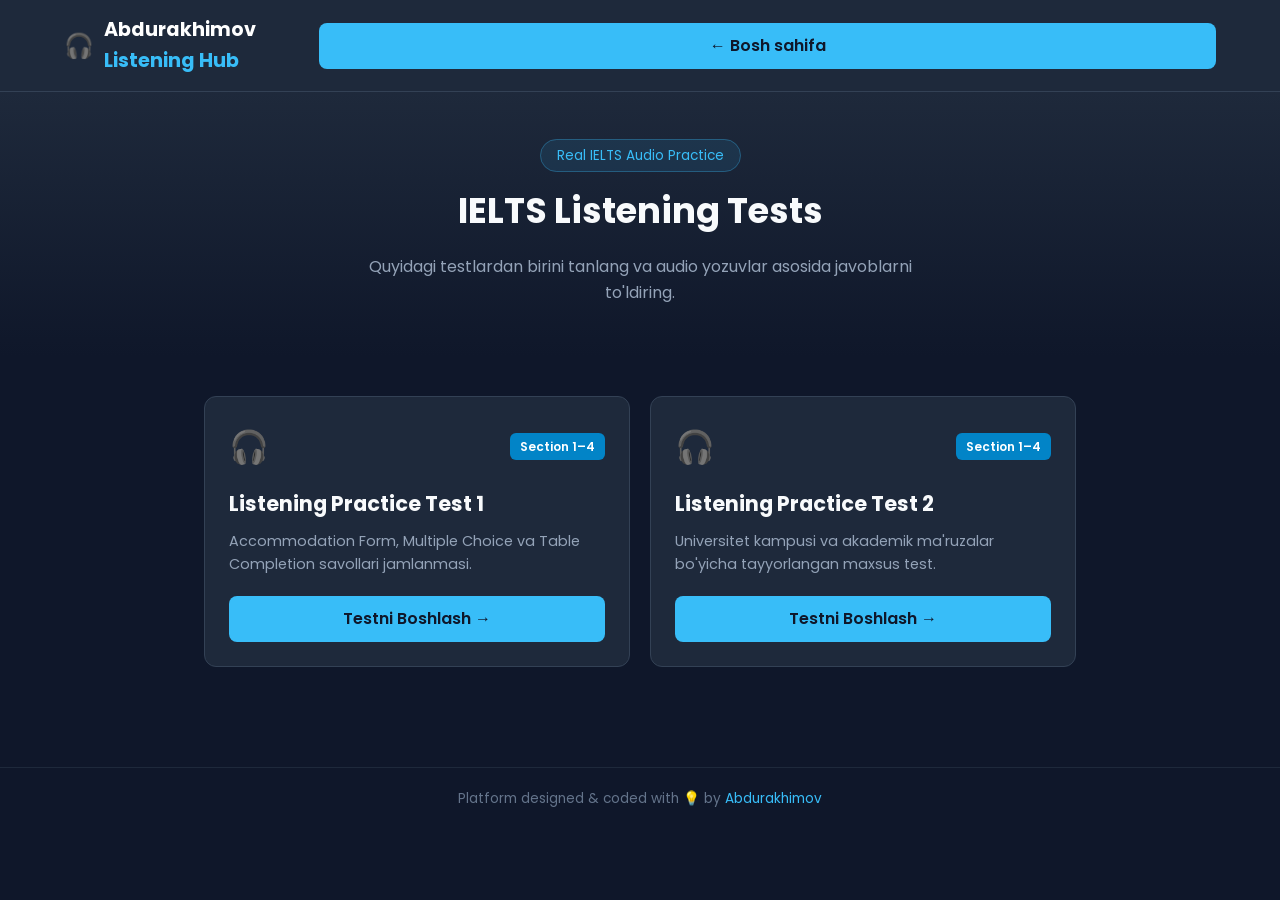
<file: listening.html>
<!DOCTYPE html>
<html lang="uz">
<head>
    <meta charset="UTF-8">
    <meta name="viewport" content="width=device-width, initial-scale=1.0">
    <title>Listening Hub | Abdurakhimov IELTS Platform</title>
    <link href="https://fonts.googleapis.com/css2?family=Poppins:wght@300;400;500;600;700&display=swap" rel="stylesheet">
    <link rel="stylesheet" href="style.css">
</head>
<body>

    <header class="navbar">
        <div class="logo-area">
            <span class="logo-icon">🎧</span>
            <h2>Abdurakhimov <span class="highlight">Listening Hub</span></h2>
        </div>
        <a href="index.html" class="btn-primary">← Bosh sahifa</a>
    </header>

    <section class="hero-section">
        <div class="hero-content">
            <span class="badge">Real IELTS Audio Practice</span>
            <h1>IELTS Listening Tests</h1>
            <p>Quyidagi testlardan birini tanlang va audio yozuvlar asosida javoblarni to'ldiring.</p>
        </div>
    </section>

    <main class="dashboard-container" style="max-width: 1000px; margin: 0 auto 60px;">
        
        <!-- Test Card 1 (HTML testga o'tish) -->
        <div class="module-card">
            <div class="card-header">
                <span class="icon">🎧</span>
                <span class="badge-tag blue">Section 1–4</span>
            </div>
            <h3>Listening Practice Test 1</h3>
            <p>Accommodation Form, Multiple Choice va Table Completion savollari jamlanmasi.</p>
            <a href="files/listening_test1.html" class="btn-explore" style="text-align: center;">Testni Boshlash →</a>
        </div>

        <!-- Test Card 2 (Yangi test qo'shish uchun shablon) -->
        <div class="module-card">
            <div class="card-header">
                <span class="icon">🎧</span>
                <span class="badge-tag blue">Section 1–4</span>
            </div>
            <h3>Listening Practice Test 2</h3>
            <p>Universitet kampusi va akademik ma'ruzalar bo'yicha tayyorlangan maxsus test.</p>
            <a href="files/listening_test2.html" class="btn-explore" style="text-align: center;">Testni Boshlash →</a>
        </div>

    </main>

    <footer class="footer">
        <p>Platform designed & coded with 💡 by <span>Abdurakhimov</span></p>
    </footer>

</body>
</html>
</file>
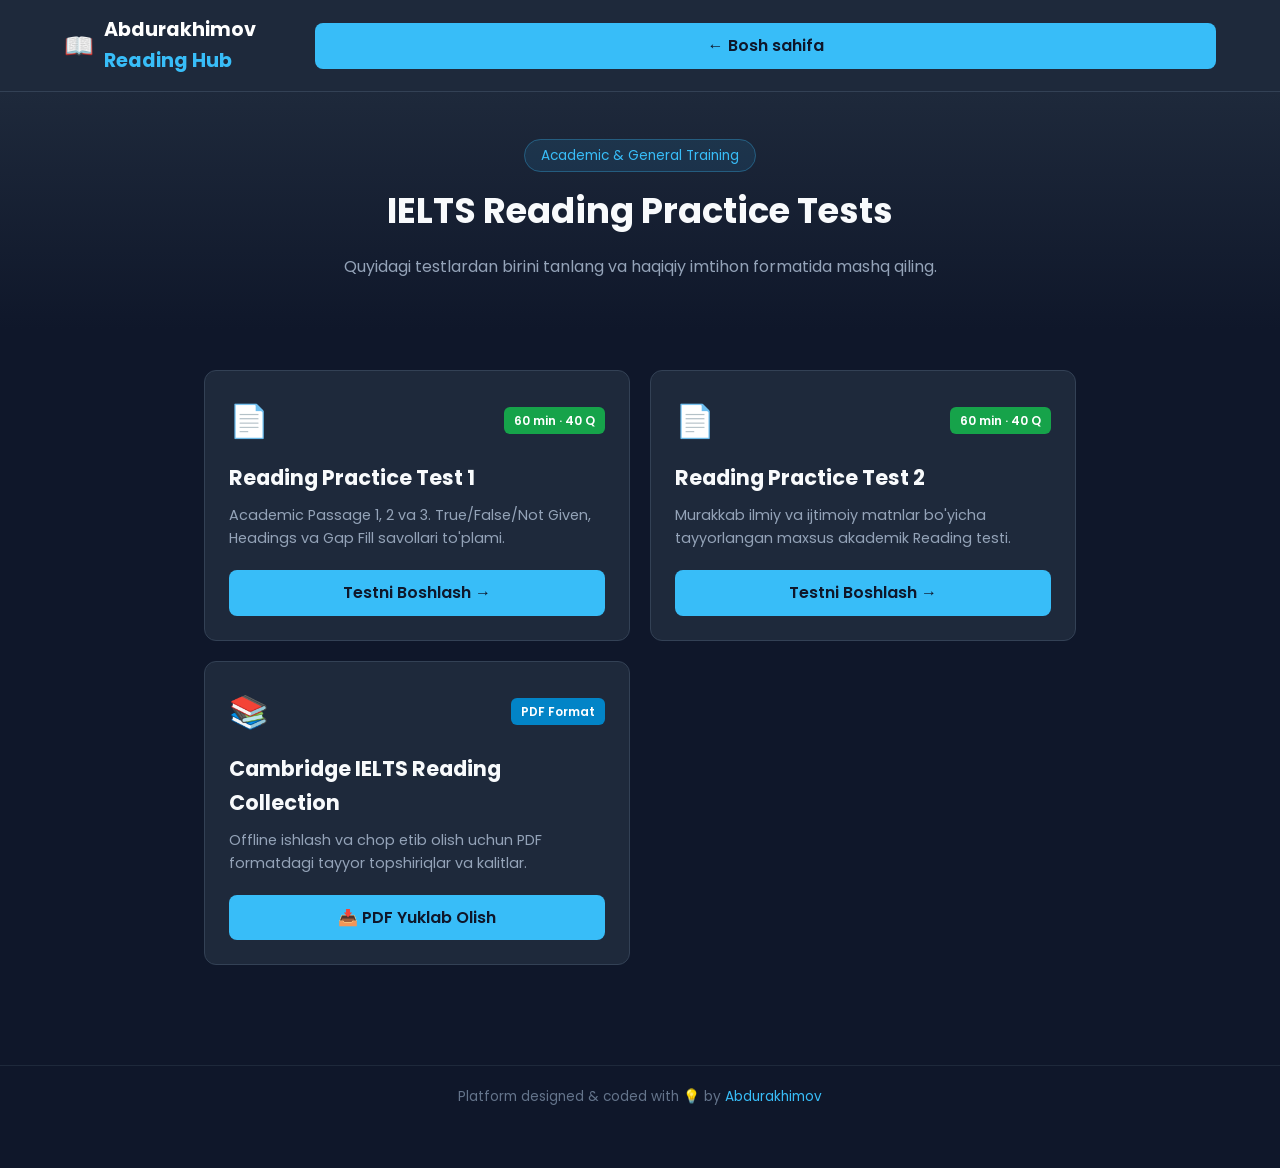
<file: reading.html>
<!DOCTYPE html>
<html lang="uz">
<head>
    <meta charset="UTF-8">
    <meta name="viewport" content="width=device-width, initial-scale=1.0">
    <title>Reading Practice | Abdurakhimov IELTS Hub</title>
    <!-- Google Fonts -->
    <link href="https://fonts.googleapis.com/css2?family=Poppins:wght@300;400;500;600;700&display=swap" rel="stylesheet">
    <link rel="stylesheet" href="style.css">
</head>
<body>

    <!-- Navigatsiya paneli -->
    <header class="navbar">
        <div class="logo-area">
            <span class="logo-icon">📖</span>
            <h2>Abdurakhimov <span class="highlight">Reading Hub</span></h2>
        </div>
        <a href="index.html" class="btn-primary">← Bosh sahifa</a>
    </header>

    <!-- Hero Section -->
    <section class="hero-section">
        <div class="hero-content">
            <span class="badge">Academic & General Training</span>
            <h1>IELTS Reading Practice Tests</h1>
            <p>Quyidagi testlardan birini tanlang va haqiqiy imtihon formatida mashq qiling.</p>
        </div>
    </section>

    <!-- Reading Testlar Ro'yxati -->
    <main class="dashboard-container" style="max-width: 1000px; margin: 0 auto 60px;">
        
        <!-- Test Card 1 -->
        <div class="module-card">
            <div class="card-header">
                <span class="icon">📄</span>
                <span class="badge-tag green">60 min · 40 Q</span>
            </div>
            <h3>Reading Practice Test 1</h3>
            <p>Academic Passage 1, 2 va 3. True/False/Not Given, Headings va Gap Fill savollari to'plami.</p>
            <a href="files/reading_test1.html" class="btn-primary" style="text-align: center; display: block; text-decoration: none;">Testni Boshlash →</a>
        </div>

        <!-- Test Card 2 -->
        <div class="module-card">
            <div class="card-header">
                <span class="icon">📄</span>
                <span class="badge-tag green">60 min · 40 Q</span>
            </div>
            <h3>Reading Practice Test 2</h3>
            <p>Murakkab ilmiy va ijtimoiy matnlar bo'yicha tayyorlangan maxsus akademik Reading testi.</p>
            <a href="files/reading_test2.html" class="btn-primary" style="text-align: center; display: block; text-decoration: none;">Testni Boshlash →</a>
        </div>

        <!-- PDF Material Card -->
        <div class="module-card">
            <div class="card-header">
                <span class="icon">📚</span>
                <span class="badge-tag blue">PDF Format</span>
            </div>
            <h3>Cambridge IELTS Reading Collection</h3>
            <p>Offline ishlash va chop etib olish uchun PDF formatdagi tayyor topshiriqlar va kalitlar.</p>
            <a href="files/ielts_reading_band7.pdf" download class="btn-download">📥 PDF Yuklab Olish</a>
        </div>

    </main>

    <!-- Footer -->
    <footer class="footer">
        <p>Platform designed & coded with 💡 by <span>Abdurakhimov</span></p>
    </footer>

</body>
</html>
</file>
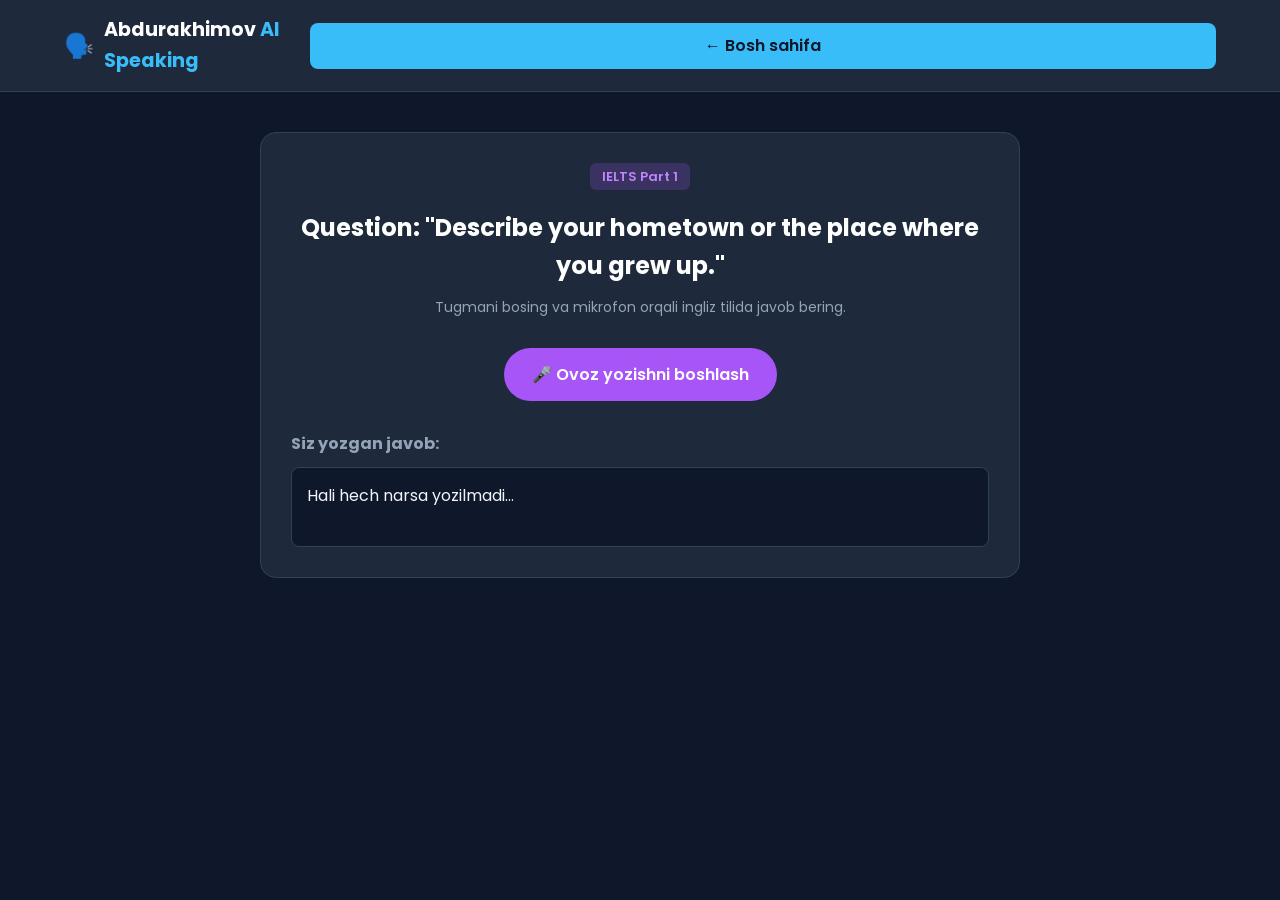
<file: speaking.html>
<!DOCTYPE html>
<html lang="uz">
<head>
    <meta charset="UTF-8">
    <meta name="viewport" content="width=device-width, initial-scale=1.0">
    <title>AI Speaking Practice | Abdurakhimov IELTS Hub</title>
    <link href="https://fonts.googleapis.com/css2?family=Poppins:wght@300;400;500;600;700&display=swap" rel="stylesheet">
    <link rel="stylesheet" href="style.css">
</head>
<body>

    <header class="navbar">
        <div class="logo-area">
            <span class="logo-icon">🗣️</span>
            <h2>Abdurakhimov <span class="highlight">AI Speaking</span></h2>
        </div>
        <a href="index.html" class="btn-primary">← Bosh sahifa</a>
    </header>

    <div style="max-width: 800px; margin: 40px auto; padding: 0 20px; text-align: center;">
        <div style="background: #1e293b; padding: 30px; border-radius: 16px; border: 1px solid #334155;">
            <span style="background: rgba(168, 85, 247, 0.2); color: #c084fc; padding: 4px 12px; border-radius: 6px; font-weight: 600; font-size: 13px;">IELTS Part 1</span>
            <h2 style="color: white; margin: 20px 0 10px;">Question: "Describe your hometown or the place where you grew up."</h2>
            <p style="color: #94a3b8; font-size: 14px; margin-bottom: 30px;">Tugmani bosing va mikrofon orqali ingliz tilida javob bering.</p>

            <button id="start-btn" onclick="startSpeechRecognition()" style="background: #a855f7; color: white; border: none; padding: 14px 28px; border-radius: 30px; font-size: 16px; font-weight: 600; cursor: pointer; display: inline-flex; align-items: center; gap: 8px;">
                🎤 Ovoz yozishni boshlash
            </button>

            <div style="margin-top: 30px; text-align: left;">
                <h4 style="color: #94a3b8;">Siz yozgan javob:</h4>
                <div id="transcript" style="background: #0f172a; padding: 15px; border-radius: 8px; color: #f1f5f9; min-height: 80px; margin-top: 10px; border: 1px solid #334155;">
                    Hali hech narsa yozilmadi...
                </div>
            </div>

            <div id="ai-feedback" style="margin-top: 25px; display: none; text-align: left; background: rgba(34, 197, 94, 0.1); border: 1px solid #22c55e; padding: 15px; border-radius: 8px; color: #4ade80;">
                <h4>🤖 AI Tahlili:</h4>
                <p id="ai-score" style="font-weight: bold; margin-top: 5px;">Taxminiy Band: 6.5</p>
                <p style="font-size: 13px; color: #cbd5e1; margin-top: 5px;">Yaxshi talaffuz! Grammatik xatolarni kamaytirish va ko'proq bog'lovchi so'zlar (however, in addition) ishlatish tavsiya etiladi.</p>
            </div>
        </div>
    </div>

    <script>
        function startSpeechRecognition() {
            const btn = document.getElementById('start-btn');
            const transcriptDiv = document.getElementById('transcript');
            const feedbackDiv = document.getElementById('ai-feedback');

            if (!('webkitSpeechRecognition' in window) && !('SpeechRecognition' in window)) {
                alert('Kechirasiz, brauzeringiz ovoz yozishni qo\'llab-quvvatlamaydi. Chrome ishlatishni tavsiya etamiz.');
                return;
            }

            const SpeechRecognition = window.SpeechRecognition || window.webkitSpeechRecognition;
            const recognition = new SpeechRecognition();
            
            recognition.lang = 'en-US';
            recognition.interimResults = false;

            btn.innerText = "🎙️ Eshityapman... Gapiring!";
            btn.style.background = "#ef4444";

            recognition.start();

            recognition.onresult = function(event) {
                const speechResult = event.results[0][0].transcript;
                transcriptDiv.innerText = speechResult;
                btn.innerText = "🎤 Qayta yozish";
                btn.style.background = "#a855f7";
                feedbackDiv.style.display = "block";
            };

            recognition.onerror = function(event) {
                btn.innerText = "🎤 Xatolik! Qayta bosing";
                btn.style.background = "#a855f7";
            };
        }
    </script>
</body>
</html>
</file>
<file: style.css>
/* ==========================================
   1. ASOSIY SOZLAMALAR VA RESETS
   ========================================== */
* {
    margin: 0;
    padding: 0;
    box-sizing: border-box;
    font-family: 'Poppins', sans-serif;
}

body {
    background-color: #0f172a;
    color: #f8fafc;
    line-height: 1.6;
    padding-bottom: 40px;
}

/* ==========================================
   2. NAVBAR (NAVIGATSIYA PANELI)
   ========================================== */
.navbar {
    display: flex;
    justify-content: space-between;
    align-items: center;
    padding: 15px 5%;
    background-color: #1e293b;
    border-bottom: 1px solid #334155;
    position: sticky;
    top: 0;
    z-index: 1000;
}

.logo-area {
    display: flex;
    align-items: center;
    gap: 10px;
}

.logo-icon {
    font-size: 1.5rem;
}

.navbar h2 {
    font-size: 1.2rem;
    color: #fff;
}

.highlight {
    color: #38bdf8;
}

.nav-links {
    display: flex;
    gap: 20px;
}

.nav-links a {
    color: #94a3b8;
    text-decoration: none;
    transition: 0.3s;
}

.nav-links a:hover, .nav-links a.active {
    color: #38bdf8;
}

.nav-right {
    display: flex;
    align-items: center;
    gap: 15px;
}

.developer-tag {
    font-size: 0.85rem;
    color: #64748b;
}

/* ==========================================
   3. HERO SECTION (ASOSIY BANNER)
   ========================================== */
.hero-section {
    text-align: center;
    padding: 50px 20px;
    background: linear-gradient(180deg, #1e293b 0%, #0f172a 100%);
}

.badge {
    background-color: rgba(56, 189, 248, 0.1);
    color: #38bdf8;
    padding: 6px 16px;
    border-radius: 20px;
    font-size: 0.85rem;
    border: 1px solid rgba(56, 189, 248, 0.3);
}

.hero-content h1 {
    font-size: 2.2rem;
    margin: 15px 0;
    color: #f8fafc;
}

.hero-content p {
    color: #94a3b8;
    max-width: 600px;
    margin: 0 auto;
}

/* ==========================================
   4. DASHBOARD (SETKA VA MASHQ KARTOCHKALARI)
   ========================================== */
.dashboard-container {
    display: grid;
    /* Kompyuterda 2 tadan, keng ekranda 4 tadan joylashadi */
    grid-template-columns: repeat(auto-fit, minmax(280px, 1fr));
    gap: 20px;
    padding: 40px 5%;
    max-width: 1200px;
    margin: 0 auto;
}

.module-card {
    background-color: #1e293b;
    border: 1px solid #334155;
    border-radius: 12px;
    padding: 24px;
    display: flex;
    flex-direction: column;
    justify-content: space-between;
    transition: transform 0.3s, border-color 0.3s;
}

.module-card:hover {
    transform: translateY(-5px);
    border-color: #38bdf8;
}

.card-header {
    display: flex;
    justify-content: space-between;
    align-items: center;
    margin-bottom: 15px;
}

.icon {
    font-size: 2rem;
}

.badge-tag {
    font-size: 0.75rem;
    padding: 4px 10px;
    border-radius: 6px;
    font-weight: 600;
}

.badge-tag.blue { background: #0284c7; color: #fff; }
.badge-tag.green { background: #16a34a; color: #fff; }
.badge-tag.orange { background: #ea580c; color: #fff; }
.badge-tag.purple { background: #9333ea; color: #fff; }

.module-card h3 {
    font-size: 1.3rem;
    margin-bottom: 10px;
}

.module-card p {
    color: #94a3b8;
    font-size: 0.9rem;
    margin-bottom: 20px;
    flex-grow: 1;
}

/* Tugmalar */
.btn-primary, .btn-explore, .btn-download {
    display: inline-block;
    width: 100%;
    text-align: center;
    padding: 10px 18px;
    background-color: #38bdf8;
    color: #0f172a;
    font-weight: 600;
    border-radius: 8px;
    text-decoration: none;
    transition: 0.3s;
}

.btn-primary:hover, .btn-explore:hover, .btn-download:hover {
    background-color: #0284c7;
    color: #fff;
}

/* ==========================================
   5. STATISTIKA BO'LIMI
   ========================================== */
.stats-section {
    display: grid;
    grid-template-columns: repeat(auto-fit, minmax(140px, 1fr));
    gap: 15px;
    padding: 20px 5%;
    max-width: 1000px;
    margin: 30px auto;
    text-align: center;
}

.stat-box {
    background: #1e293b;
    padding: 20px;
    border-radius: 10px;
    border: 1px solid #334155;
}

.stat-box h2 {
    color: #38bdf8;
    font-size: 1.8rem;
}

.stat-box p {
    color: #94a3b8;
    font-size: 0.85rem;
}

/* ==========================================
   6. FOOTER
   ========================================== */
.footer {
    text-align: center;
    padding: 20px;
    color: #64748b;
    font-size: 0.85rem;
    border-top: 1px solid #1e293b;
    margin-top: 40px;
}

.footer span {
    color: #38bdf8;
}

/* ==========================================
   7. MOBIL QURILMALAR UCHUN MOSLASHUVCHANLIK (RESPONSIVE)
   ========================================== */
@media (max-width: 768px) {
    .navbar {
        flex-direction: column;
        gap: 12px;
        text-align: center;
    }

    .nav-links {
        font-size: 0.9rem;
    }

    .developer-tag {
        display: none; /* Telefonda ortiqcha joy egallamasligi uchun */
    }

    .hero-content h1 {
        font-size: 1.6rem;
    }

    .dashboard-container {
        grid-template-columns: 1fr; /* Telefonda kartochkalar ketma-ket 1 tadan tushadi */
        padding: 20px 4%;
    }
}
</file>
